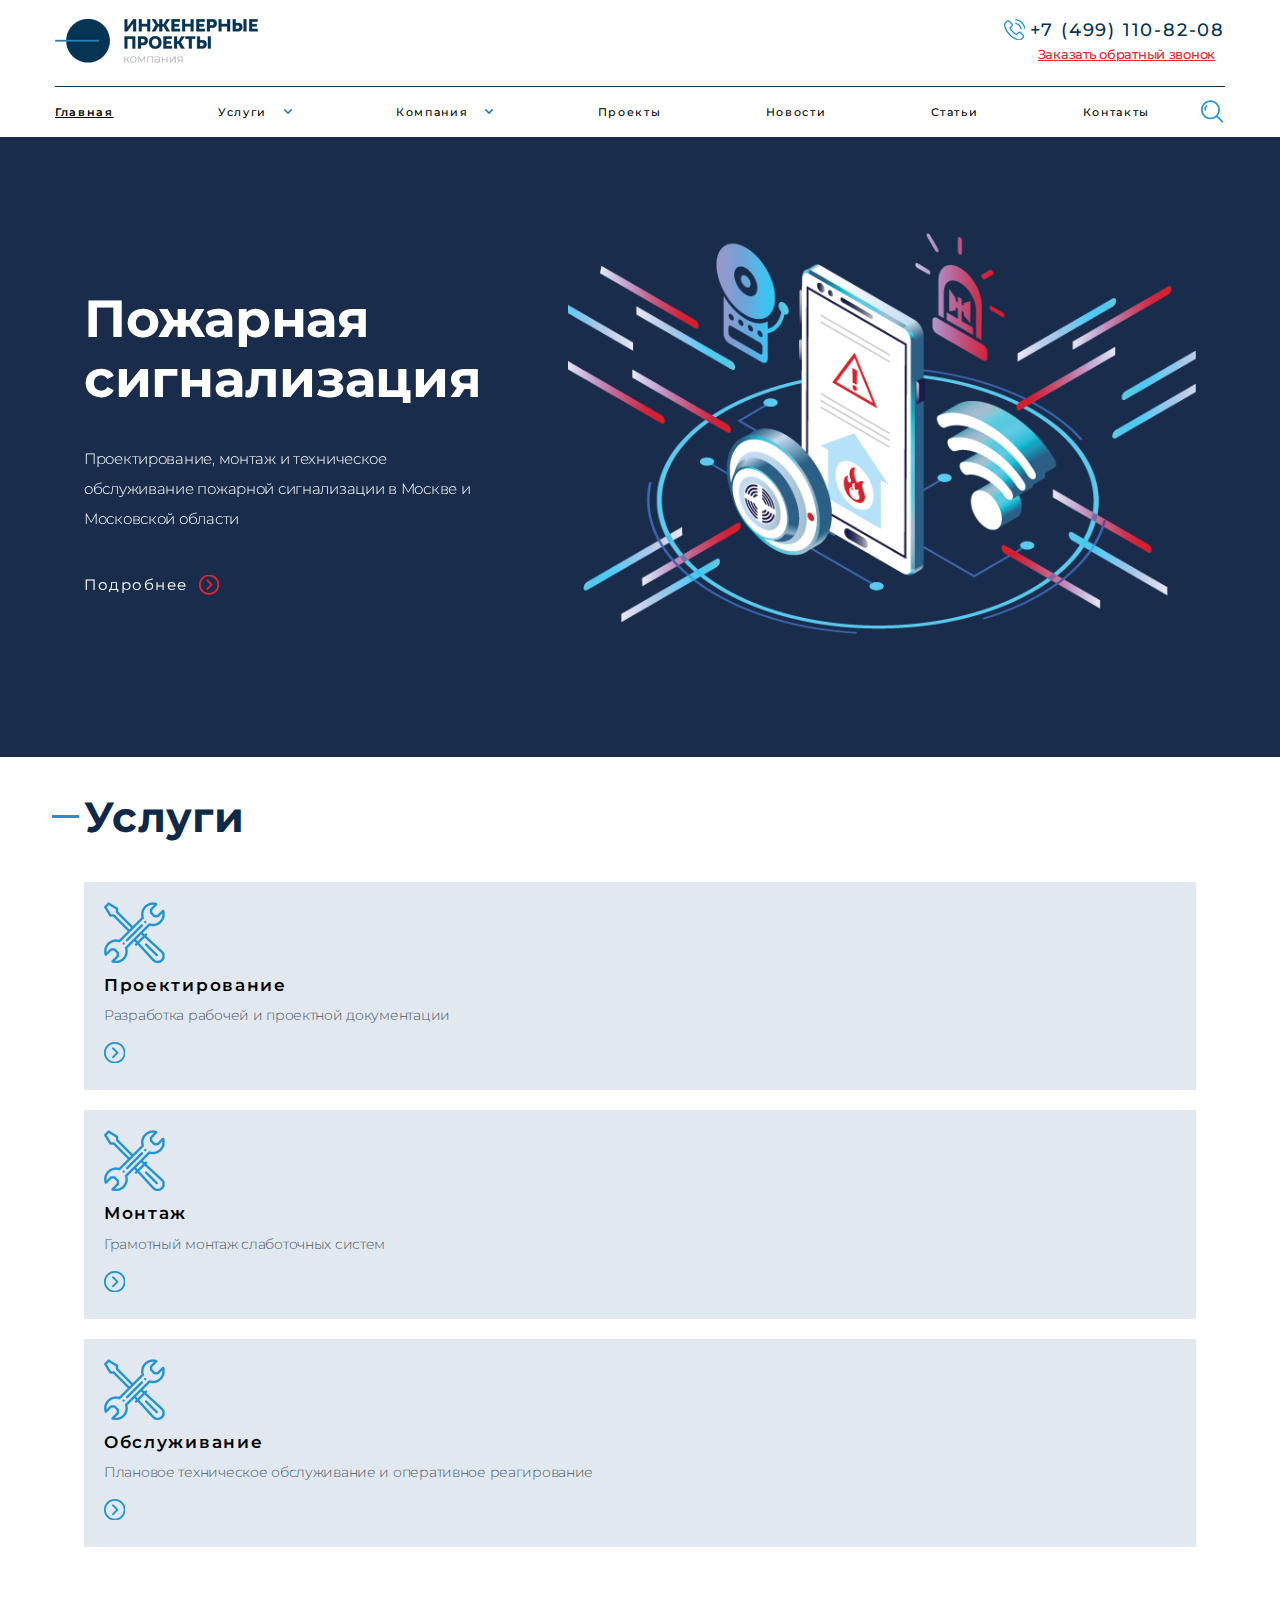
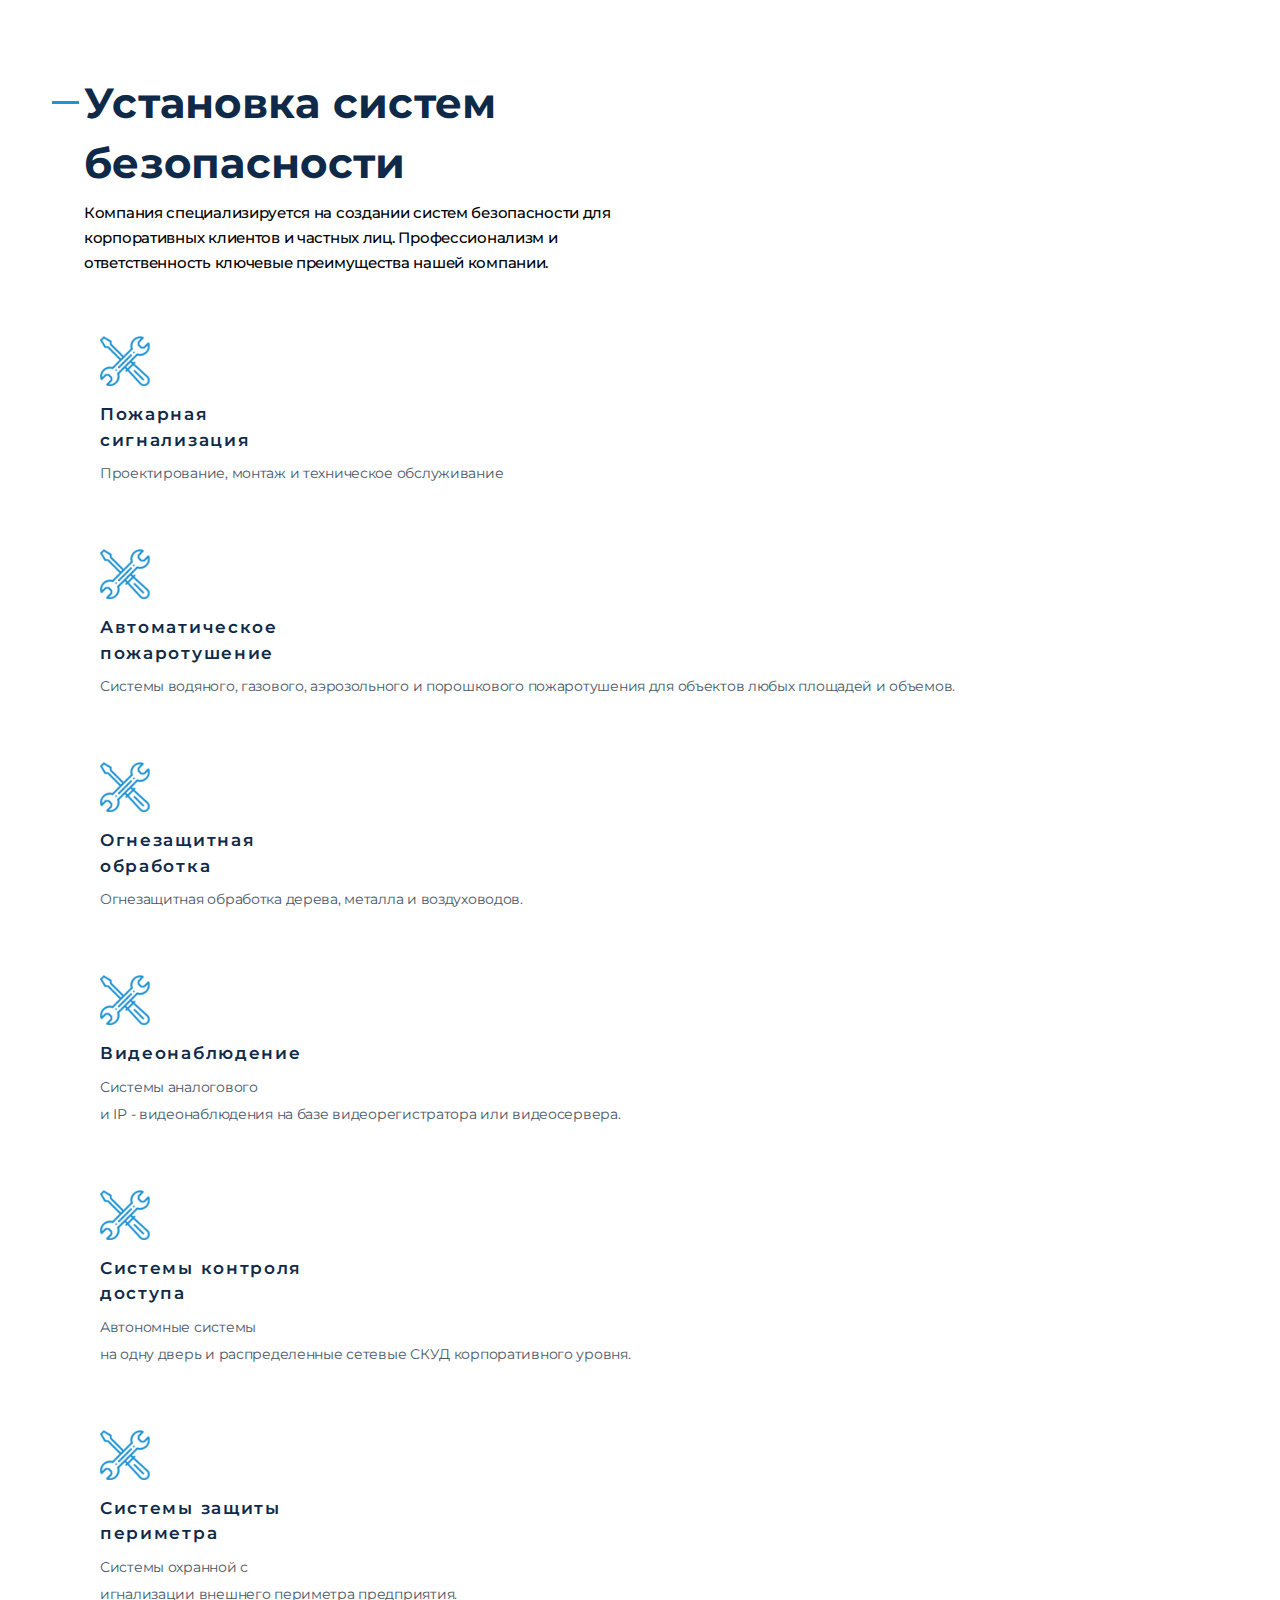
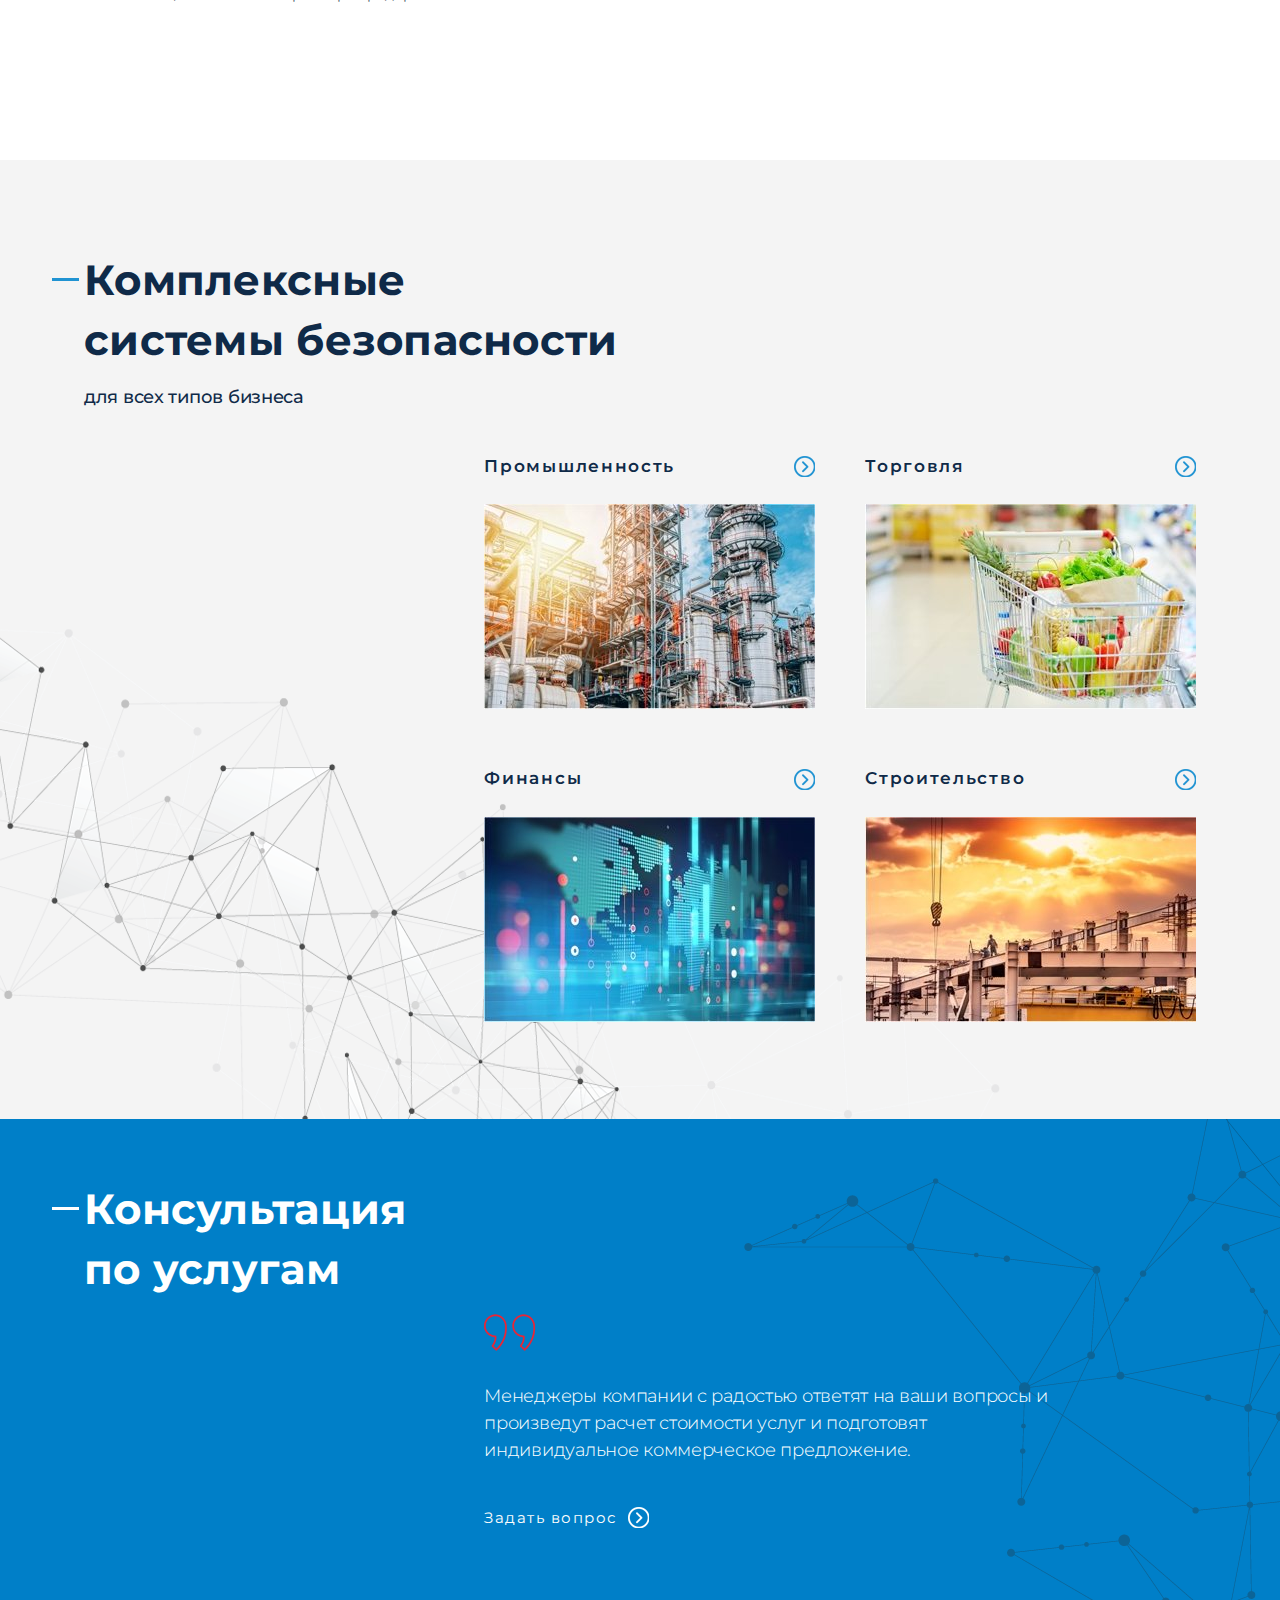
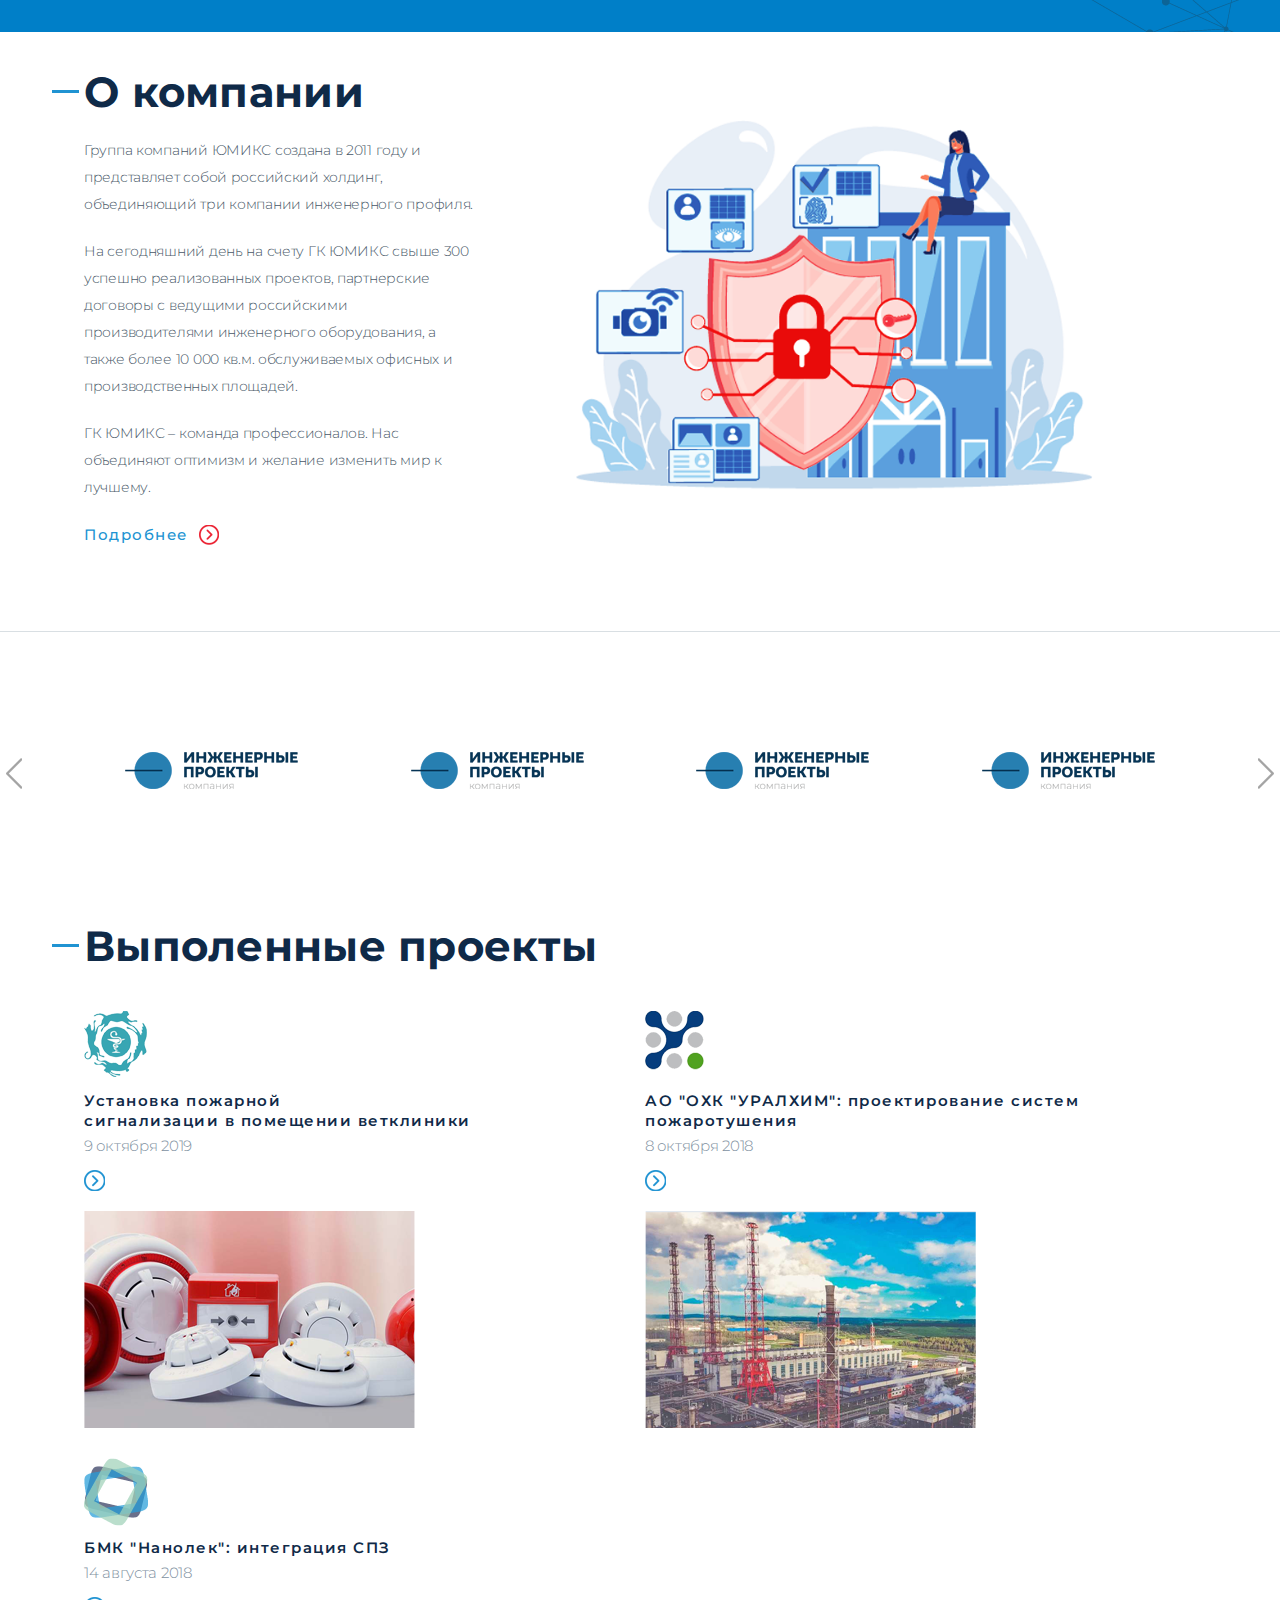
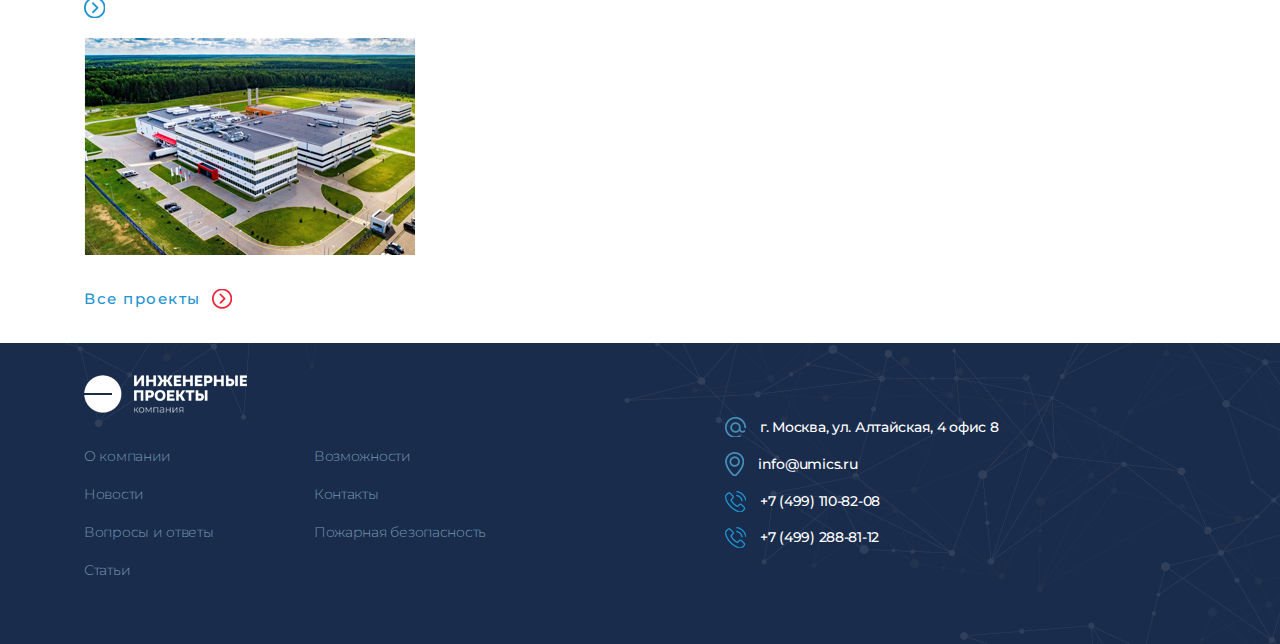
<file: index.html>
<!DOCTYPE html>
<html lang="en">
<head>
    <meta charset="UTF-8">
    <link rel="stylesheet" href="assets/css/style.min.css">
    
    <!-- Useful meta tags -->
    <meta http-equiv="x-ua-compatible" content="ie=edge">
    <meta name="viewport" content="width=device-width, initial-scale=1, shrink-to-fit=no">
    <meta name="robots" content="index, follow">
    <meta name="google" content="notranslate">
    <meta name="format-detection" content="telephone=no">
    <meta name="description" content="">
    
    <title>Главная</title>
</head>
<body>
    <div class="wrapper">
        <header class="header ">
            <div class="container">
                <div class="header__row">
                    <div class="header__bottom">
                        <a href="/" class="logo">
                            <img src="assets/images/logo.png" alt="">
                        </a>
                        <div class="header__phone-wrp">
                            <a class="header__phone" href="tel:+74991108208" style="--btnFz: 22px">
                                <div class="header__phone-icon">
                                    <i class="i-phone"></i>
                                </div>
                                <span> +7 (499) 110-82-08 </span>
                            </a>
                            <a href="#" class="header__call open-modal" data-key="call">
                                Заказать обратный звонок
                            </a>
                        </div>
        
                        <div class="burger">
                            <img src="assets/images/icons/burger.svg" alt="">
                            <img src="assets/images/icons/closeWhite.svg" alt="">
                        </div>
                    </div>
        
                    <nav class="header__nav">
                        <ul>
                            <li class="active">
                                <a href="/">Главная</a>
                            </li>
                            <li>
                                <a class="dropdown-btn" href="services.html">Услуги</a>
                                <ul class="dropdown-menu">
                                    <li>
                                        <a href="#">Пожарная сигнализация</a>
                                        <ul class="dropdown-submenu ">
                                            <li>
                                                <a href="service.html">Проектирование пожарной сигнализации</a>
                                            </li>
                                            <li>
                                                <a href="service.html">Проектирование систем противопожарной защиты</a>
                                            </li>
                                            <li>
                                                <a href="service.html">Монтаж пожарной сигнализации</a>
                                            </li>
                                            <li>
                                                <a href="service.html">Обслуживание пожарной сигнализации в Москве</a>
                                            </li>
                                            <li>
                                                <a href="service.html">Ремонт пожарной сигнализации</a>
                                            </li>
                                        </ul>
                                    </li>
                                    <li>
                                        <a href="#">Огнезащитная обработка</a>
                                        <ul class="dropdown-submenu ">
                                            <li>
                                                <a href="#">
                                                    Огнезащитная обработка дерева</a>
                                            </li>
                                            <li>
                                                <a href="#">Огнезащитная
                                                    обработка металла</a>
                                            </li>
                                            <li>
                                                <a href="#">Огнезащита
                                                    воздуховодов</a>
                                            </li>
                                        </ul>
                                    </li>
                                    <li>
                                        <a href="#">Автоматическое пожаротушение</a>
                                        <ul class="dropdown-submenu ">
                                            <li>
                                                <a href="#">Проектирование
                                                    пожаротушения</a>
                                            </li>
                                            <li>
                                                <a href="#">Монтаж
                                                    водяного пожаротушения</a>
                                            </li>
                                            <li>
                                                <a href="#">Монтаж
                                                    газового пожаротушения</a>
                                            </li>
                                            <li>
                                                <a href="#">Монтаж
                                                    аэрозольного пожаротушения</a>
                                            </li>
                                            <li>
                                                <a href="#">Монтаж
                                                    порошкового пожаротушения</a>
                                            </li>
                                            <li>
                                                <a href="#">Пожаротушение
                                                    тонкораспыленной водой</a>
                                            </li>
                                            <li>
                                                <a href="#">Монтаж
                                                    противопожарного водопровода</a>
                                            </li>
                                            <li>
                                                <a href="#">Проектирование
                                                    водяного пожаротушения</a>
                                            </li>
                                            <li>
                                                <a href="#">Проектирование
                                                    порошкового пожаротушения</a>
                                            </li>
                                        </ul>
                                    </li>
                                    <li>
                                        <a href="#">Видеонаблюдение</a>
                                        <ul class="dropdown-submenu ">
                                            <li class=" ">
                                                <a href="#">Монтаж
                                                    видеонаблюдения</a>
                                            </li>
                                            <li class=" ">
                                                <a href="#">Установка
                                                    камер видеонаблюдения</a>
                                            </li>
                                            <li class=" ">
                                                <a href="#">Видеонаблюдение
                                                    в офисе</a>
                                            </li>
                                            <li class=" ">
                                                <a href="#">Видеонаблюдение
                                                    в кафе</a>
                                            </li>
                                            <li class=" ">
                                                <a href="#">Видеонаблюдение
                                                    в частном доме</a>
                                            </li>
                                            <li class=" ">
                                                <a href="#">Установка
                                                    AHD/TVI/CVI - видеонаблюдения</a>
                                            </li>
                                            <li class=" ">
                                                <a href="#">Установка IP
                                                    видеонаблюдения</a>
                                            </li>
                                        </ul>
                                    </li>
                                    <li>
                                        <a href="#">Охранная сигнализация</a>
                                        <ul class="dropdown-submenu">
                                            <li class=" ">
                                                <a href="#">Установка
                                                    охранной сигнализации</a>
                                            </li>
                                            <li class=" ">
                                                <a href="#">Охранная
                                                    сигнализация для дачи</a>
                                            </li>
                                        </ul>
                                    </li>
                                    <li>
                                        <a href="#">Системы контроля доступа</a>
                                        <ul class="dropdown-submenu ">
                                            <li class=" ">
                                                <a href="#">Установка
                                                    системы контроля доступа</a>
                                            </li>
                                        </ul>
                                    </li>
                                    <li>
                                        <a href="#">Cистемы защиты периметра</a>
                                        <ul class="dropdown-submenu ">
                                            <li class=" ">
                                                <a href="#">Системы
                                                    охраны периметра</a>
                                            </li>
                                            <li class=" ">
                                                <a href="#">Монтаж
                                                    колючей проволоки Егоза</a>
                                            </li>
                                            <li class=" ">
                                                <a href="#">Охранное
                                                    освещение периметра</a>
                                            </li>
                                        </ul>
                                    </li>
                                </ul>
                            </li>
                            <li>
                                <a class="dropdown-btn" href="#">Компания</a>
                                <ul class="dropdown-menu">
                                    <li class=" ">
                                        <a href="licenses.html">Лицензии</a>
                                    </li>
                                    <li class=" ">
                                        <a href="vacancies.html">Вакансии</a>
                                    </li>
                                    <li class=" ">
                                        <a href="projects.html">Проекты</a>
                                    </li>
                                </ul>
                            </li>
                            <li><a href="projects.html">Проекты</a></li>
                            <li><a href="news.html">Новости</a></li>
                            <li><a href="#">Статьи</a></li>
                            <li><a href="contacts.html">Контакты</a></li>
                        </ul>
                        <div class="search">
                            <input type="text" placeholder="Поиск">
                            <button><i class="i-search"></i></button>
                        </div>
        
                    </nav>
                </div>
            </div>
        </header>
        
        
        
        

        <main>
            
            <div class="home">
                <div class="swiper home__swiper">
                    <div class="swiper-wrapper">
                        <div class="swiper-slide ">
                            <div class="container">
                                <div class="home__it">
                                    <div class="home__info">
                                        <div class="home__title">Пожарная сигнализация</div>
                                        <p>Проектирование, монтаж и техническое обслуживание пожарной сигнализации в Москве и
                                            Московской
                                            области</p>
                                        <a class="btn btn-white" href="#">Подробнее <img src="assets/images/icons/nextRed.png"
                                                                                         alt=""></a>
                                    </div>
                                    <div class="home__img">
                                        <img src="assets/images/imgs/img1.png" alt="">
                                    </div>
                                </div>
                            </div>
                        </div>
                        <div class="swiper-slide ">
                            <div class="container">
                                <div class="home__it">
                                    <div class="home__info">
                                        <div class="home__title">Видеонаблюдение</div>
                                        <p>Проектирование и монтаж интеллектуальных систем видеонаблюдения Enterprise-уровня с
                                            неограниченным количеством видеосерверов, рабочих мест операторов и видеокамер.</p>
                                        <a class="btn btn-white" href="#">Подробнее <img src="assets/images/icons/nextRed.png"
                                                                                         alt=""></a>
                                    </div>
                                    <div class="home__img">
                                        <img src="assets/images/imgs/img1.png" alt="">
                                    </div>
                                </div>
                            </div>
            
                        </div>
                        <div class="swiper-slide ">
                            <div class="container">
                                <div class="home__it">
                                    <div class="home__info">
                                        <div class="home__title">Автоматическое пожаротушение</div>
                                        <p>Все виды установок автоматического пожаротушения для защиты: торговых, офисных и
                                            производственных
                                            помещений</p>
                                        <a class="btn btn-white" href="#">Подробнее <img src="assets/images/icons/nextRed.png"
                                                                                         alt=""></a>
                                    </div>
                                    <div class="home__img">
                                        <img src="assets/images/imgs/img1.png" alt="">
                                    </div>
                                </div>
                            </div>
                        </div>
                        <div class="swiper-slide ">
                            <div class="container">
                                <div class=" home__it">
                                    <div class="home__info">
                                        <div class="home__title">Охранная сигнализация</div>
                                        <p>Охранные платформы для средних и больших систем, с максимальным уровнем безопасности и
                                            полной
                                            интеграцией в систему управления зданием</p>
                                        <a class="btn btn-white" href="#">Подробнее <img src="assets/images/icons/nextRed.png"
                                                                                         alt=""></a>
                                    </div>
                                    <div class="home__img">
                                        <img src="assets/images/imgs/img1.png" alt="">
                                    </div>
                                </div>
                            </div>
                        </div>
                        <div class="swiper-slide ">
                            <div class="container">
                                <div class="home__it">
                                    <div class="home__info">
                                        <div class="home__title">Козырьковые ограждения</div>
                                        <p>Создание средств физической защиты внешнего периметра производственных предприятий,
                                            складских
                                            и
                                            логистических комплексов</p>
                                        <a class="btn btn-white" href="#">Подробнее <img src="assets/images/icons/nextRed.png"
                                                                                         alt=""></a>
                                    </div>
                                    <div class="home__img">
                                        <img src="assets/images/imgs/img1.png" alt="">
                                    </div>
                                </div>
                            </div>
                        </div>
                    </div>
                    <div class="swiper-button-next home-next onDesc"></div>
                    <div class="swiper-button-prev home-prev onDesc"></div>
                </div>
            </div>
            
            <section class="trigs">
                <div class="container">
                    <h2 class="title">Услуги</h2>
                    <div class="trigs__wrp grid" style="--x: 3;gap: 66px">
                        <a href="#" class="trigs__it">
                            <div class="trigs-img">
                                <img src="assets/images/icons/testIcon.png" alt="">
                            </div>
                            <div class="trigs__it-title">Проектирование</div>
                            <div>Разработка рабочей и проектной документации</div>
                            <div class="trigs__it-arr">
                                <img src="assets/images/icons/nextBlue.png" alt="">
                                <img src="assets/images/icons/nextWhite.png" alt="">
                            </div>
                        </a>
                        <a href="#" class="trigs__it">
                             <div class="trigs-img">
                                <img src="assets/images/icons/testIcon.png" alt="">
                            </div>
                            <div class="trigs__it-title">Монтаж</div>
                            <div>Грамотный монтаж слаботочных систем</div>
                            <div class="trigs__it-arr">
                                <img src="assets/images/icons/nextBlue.png" alt="">
                                <img src="assets/images/icons/nextWhite.png" alt="">
                            </div>
                        </a>
                        <a href="#" class="trigs__it">
                             <div class="trigs-img">
                                <img src="assets/images/icons/testIcon.png" alt="">
                            </div>
                            <div class="trigs__it-title">Обслуживание</div>
                            <div>Плановое техническое обслуживание и оперативное реагирование</div>
                            <div class="trigs__it-arr">
                                <img src="assets/images/icons/nextBlue.png" alt="">
                                <img src="assets/images/icons/nextWhite.png" alt="">
                            </div>
                        </a>
                    </div>
                </div>
            </section>
            
            <section class="inst">
                <div class="container">
                    <h2 class="title">Установка систем <br>безопасности</h2>
                    <p class="inst-txt">Компания специализируется на создании систем безопасности для корпоративных клиентов и
                        частных лиц. Профессионализм
                        и ответственность ключевые преимущества нашей компании.</p>
                    <div class="inst__wrp grid" style="--x: 3;gap: 50px">
                        <a href="#" class="inst__it">
                            <div class="inst-img">
                                <img src="assets/images/icons/testIcon.png" alt="">
                            </div>
                            <div class="subtitle">Пожарная сигнализация</div>
                            <p>Проектирование, монтаж и техническое обслуживание</p>
                        </a>
                        <a href="#" class="inst__it">
                            <div class="inst-img">
                                <img src="assets/images/icons/testIcon.png" alt="">
                            </div>
                            <div class="subtitle">Автоматическое пожаротушение</div>
                            <p>Системы водяного, газового, аэрозольного и порошкового пожаротушения для объектов любых площадей и объемов.</p>
                        </a>
                        <a href="#" class="inst__it">
                            <div class="inst-img">
                                <img src="assets/images/icons/testIcon.png" alt="">
                            </div>
                            <div class="subtitle">Огнезащитная
                                обработка</div>
                            <p>Огнезащитная обработка дерева, металла и воздуховодов.</p>
                        </a>
                        <a href="#" class="inst__it">
                            <div class="inst-img">
                                <img src="assets/images/icons/testIcon.png" alt="">
                            </div>
                            <div class="subtitle">Видеонаблюдение</div>
                            <p>Системы аналогового <br>
                                и IP - видеонаблюдения на базе видеорегистратора или
                                видеосервера.</p>
                        </a>
                        <a href="#" class="inst__it">
                            <div class="inst-img">
                                <img src="assets/images/icons/testIcon.png" alt="">
                            </div>
                            <div class="subtitle"> Системы контроля доступа
                            </div>
                            <p>Автономные системы <br>
                                на одну дверь и распределенные сетевые СКУД корпоративного
                                уровня.</p>
                        </a>
                        <a href="#" class="inst__it">
                            <div class="inst-img">
                                <img src="assets/images/icons/testIcon.png" alt="">
                            </div>
                            <div class="subtitle">Системы защиты периметра</div>
                            <p>Системы охранной с <br>
                                игнализации внешнего периметра предприятия.</p>
                        </a>
                    </div>    </div>
            </section>
            
            <section class="komp">
                <div class="container">
                    <h2 class="title">Комплексные <br>
                        системы безопасности</h2>
                    <div class="komp-subtt">для всех типов бизнеса</div>
                    <img src="assets/images/imgs/bg1.png" class="komp__bg" alt="">
                    <div class="komp__wrp">
                        <a href="#" class="komp__it">
                            <div class="subtitle">Промышленность <img src="assets/images/icons/nextBlue.png" alt=""></div>
                            <img class="komp-img" src="assets/images/imgs/img2.jpg" alt="">
                        </a>
                        <a href="#" class="komp__it">
                            <div class="subtitle">Торговля <img src="assets/images/icons/nextBlue.png" alt=""></div>
                            <img class="komp-img" src="assets/images/imgs/img3.jpg" alt="">
                        </a>
                        <a href="#" class="komp__it">
                            <div class="subtitle">Финансы <img src="assets/images/icons/nextBlue.png" alt=""></div>
                            <img class="komp-img" src="assets/images/imgs/img4.jpg" alt="">
                        </a>
                        <a href="#" class="komp__it">
                            <div class="subtitle">Строительство <img src="assets/images/icons/nextBlue.png" alt=""></div>
                            <img class="komp-img" src="assets/images/imgs/img5.jpg" alt="">
                        </a>
                    </div>
                </div>
            </section>
            
            <section class="kons">
                <div class="container">
                    <h3 class="title white">Консультация <br> по услугам</h3>
                    <img src="assets/images/imgs/bg2.png" class="kons__bg" alt="">
            
                    <div class="kons__wrp">
                        <img class="kons-img" src="assets/images/icons/rightquote.png" alt="">
                        <p>Менеджеры компании с радостью ответят на ваши вопросы и произведут расчет стоимости услуг и
                            подготовят индивидуальное коммерческое предложение.</p>
                        <a class="btn btn-white" href="#">Задать вопрос <img src="assets/images/icons/nextWhite.png" alt=""></a>
                    </div>
                </div>
            </section>
            
            
            
            
            <section class="twoBlock">
                <div class="container">
                    <div class="twoBlock__wrp">
                        <div class="twoBlock__l">
                            <h3 class="title">О компании</h3>
                            <p>Группа компаний ЮМИКС создана в 2011 году и представляет собой российский холдинг, объединяющий три
                                компании инженерного профиля.</p>
                            <p>На сегодняшний день на счету ГК ЮМИКС свыше 300 успешно реализованных проектов, партнерские договоры
                                с ведущими российскими производителями инженерного оборудования, а также более 10 000 кв.м.
                                обслуживаемых офисных и производственных площадей.</p>
                            <p> ГК ЮМИКС – команда профессионалов. Нас объединяют оптимизм и желание изменить мир к лучшему.</p>
                            <a href="#" class="btn btn-blue">Подробнее <img src="assets/images/icons/nextRed.png" alt=""></a>
                        </div>
                        <div class="twoBlock__r">
                            <img src="assets/images/imgs/img2.png" alt="">
            <!--                <ul>-->
            <!--                    <li>-->
            <!--                        <img src="assets/images/imgs/897471301357c4bb70eb9a2757397ed2.jpg" alt="">-->
            <!--                        <a href="#">Проектные работы для Росгвардии</a>-->
            <!--                        <time>8 Мая 2020</time>-->
            <!--                    </li>-->
            <!--                    <li>-->
            <!--                        <img src="assets/images/imgs/9c0a5d2cbcee89c7b82befbeb083ff5e.png" alt="">-->
            <!--                        <a href="#">Проектные и монтажные работы для "Концерн ВКО "Алмаз-Антей"</a>-->
            <!--                        <time>9 Октября 2019</time>-->
            <!--                    </li>-->
            <!--                    <li>-->
            <!--                        <img src="assets/images/imgs/a80df2e4059bc6c40e745a76f40592a9.jpg" alt="">-->
            <!--                        <a href="#">Начало монтажных работ м-н "Перекресток"</a>-->
            <!--                        <time>9 Октября 2018</time>-->
            <!--                    </li>-->
            <!--                </ul>-->
            <!--                <a href="#" class="btn btn-gray-outlined btn-sm">Все новости</a>-->
                        </div>
                    </div>
                </div>
            </section>
            
            <section class="partners">
              <div class="container">
                <div class="swiper partners__swiper">
                  <div class="swiper-wrapper">
                    <div class="swiper-slide partners__it">
                      <a href="#">
                        <img src="assets/images/logo2.png" alt="">
                      </a>
                    </div>
                    <div class="swiper-slide partners__it">
                      <a href="#">
                        <img src="assets/images/logo2.png" alt="">
                      </a>
                    </div>
                    <div class="swiper-slide partners__it">
                      <a href="#">
                        <img src="assets/images/logo2.png" alt="">
                      </a>
                    </div>
                    <div class="swiper-slide partners__it">
                      <a href="#">
                        <img src="assets/images/logo2.png" alt="">
                      </a>
                    </div>
                    <div class="swiper-slide partners__it">
                      <a href="#">
                        <img src="assets/images/logo2.png" alt="">
                      </a>
                    </div>
                    <div class="swiper-slide partners__it">
                      <a href="#">
                        <img src="assets/images/logo2.png" alt="">
                      </a>
                    </div>
                    <div class="swiper-slide partners__it">
                      <a href="#">
                        <img src="assets/images/logo2.png" alt="">
                      </a>
                    </div>
                  </div>
            
                </div>
                <div class="swiper-button-next partners-next"></div>
                <div class="swiper-button-prev partners-prev"></div>
              </div>
            </section>
            
            <section class="projects">
                <div class="container">
                    <h2 class="title">Выполенные проекты</h2>
                    <div class="projects__wrp grid" style="--x: 3;--lgx: 1fr 1fr">
                        <a href="#" class="projects__it">
                            <div class="projects__img">
                                <img  src="assets/images/imgs/img4.png" alt="">
                            </div>
                            <h4 class="miniTitle">Установка пожарной <br>
                                сигнализации в помещении
                                ветклиники</h4>
                            <div class="projects__date">9 октября 2019</div>
                            <img src="assets/images/icons/nextBlue.png" alt="">
                            <img src="assets/images/imgs/img7.png" alt="">
                        </a>
                        <a href="#" class="projects__it">
                            <div class="projects__img">
                                <img  src="assets/images/imgs/img5.png" alt="">
                            </div>
                            <h4 class="miniTitle">АО "ОХК "УРАЛХИМ": проектирование систем пожаротушения</h4>
                            <div class="projects__date">8 октября 2018</div>
                            <img src="assets/images/icons/nextBlue.png" alt="">
                            <img src="assets/images/imgs/img8.png" alt="">
                        </a>
                        <a href="#" class="projects__it">
                            <div class="projects__img">
                                <img  src="assets/images/imgs/img6.png" alt="">
                            </div>
                            <h4 class="miniTitle">БМК "Нанолек": интеграция СПЗ</h4>
                            <div class="projects__date">14 августа 2018</div>
                            <img src="assets/images/icons/nextBlue.png" alt="">
                            <img src="assets/images/imgs/img9.png" alt="">
                        </a>
                    </div>
                    <a class="btn btn-blue" href="#">Все проекты <img src="assets/images/icons/nextRed.png" alt=""></a>
                </div>
            </section>
            
            
            
        </main>

        <footer class="footer">
            <img class="footer__bg" src="assets/images/imgs/bg3.png" alt="">
            <div class="container">
                <img src="assets/images/logoWhite.png" alt="">
        
                <div class="footer__wrp">
                    <div class="footer__l">
                        <ul class="footer__c">
                            <li><a href="#">О компании</a></li>
                            <li><a href="#">Возможности</a></li>
                            <li><a href="#">Новости</a></li>
                            <li><a href="#">Контакты</a></li>
                            <li><a href="#">Вопросы и ответы</a></li>
                            <li><a href="#">Пожарная безопасность</a></li>
                            <li><a href="#">Статьи</a></li>
                        </ul>
                    </div>
        
                    <div class="footer__r">
                        <ul>
                            <li><a href="https://goo.gl/maps/u3gKWPWcGnBuNRTG9"><i class="i-email"></i>г. Москва, ул. Алтайская, 4 офис 8</a></li>
                            <li><a href="mailto:info@umics.ru"><i class="i-geo"></i>info@umics.ru</a></li>
                            <li><a href="tel:+74991108208"><i class="i-phone"></i>+7 (499) 110-82-08</a></li>
                            <li><a href="tel:+74992888112"><i class="i-phone"></i>+7 (499) 288-81-12</a></li>
                        </ul>
                    </div>
                </div>
            </div>
        </footer>
    </div>

    <div class="modal modal-call">
        <div class="modal__wrp">
            <div class="modal-close">
                <img src="assets/images/icons/closeWhite.svg" alt="">
            </div>
            <div class="modal__box ">
                <div class="modal__box-icon">
                    <i class="i-phone white"></i>
                </div>
                <div>
                    <div class="modal__title">Обратный звонок</div>
                    <p>Представьтесь, мы вам перезвоним.</p>
                </div>
            </div>
            <div class="modal-form bnr__fon">
                <div class="inputBox required">
                    <label>ФИО:</label>
                    <input type="text" required>
                </div>
                <div class="inputBox required">
                    <label>Телефон:</label>
                    <input type="text" required>
                </div>
                <div class="inputBox required">
                    <label>Подтвердите, что вы не робот: </label>
                    <!--                    CAPTCHA-->
                </div>
            </div>
            <div class="modal__bottom">
                <div class="modal-req">
                    <span>*</span>
                    - Обязательные поля
                </div>
                <a href="#" class="btn btn-blue">Отправить</a>
            </div>
        </div>
    </div>
    <div class="modal modal-question">
        <div class="modal__wrp">
            <div class="modal-close">
                <img src="assets/images/icons/closeWhite.svg" alt="">
            </div>
            <div class="modal__box bnr__fon">
                <div class="modal__box-icon">
                    <i class="i-phone white"></i>
                </div>
                <div>
                    <div class="modal__title">Задать вопрос</div>
                    <p>Манеджеры компании с радостью ответят на ваши вопросы и произведут расчет стоимости услуг и
                        подготовят идивидуальное коммерческое предложение.</p>
                </div>
            </div>
            <div class="modal-form ">
                <div class="inputBox required">
                    <label>Ваше имя:</label>
                    <input type="text" required>
                </div>
                <div class="inputBox required">
                    <label>Телефон:</label>
                    <input type="text" required>
                </div>
                <div class="inputBox required">
                    <label>Email:</label>
                    <input type="text" required>
                </div>
                <div class="inputBox required">
                    <label>Сообщение:</label>
                    <textarea></textarea>
                </div>
                <div class="inputBox required">
                    <label>Подтвердите, что вы не робот: </label>
                    <!--                    CAPTCHA-->
                </div>
            </div>
            <div class="modal__bottom">
                <div class="modal-req">
                    <span>*</span>
                    - Обязательные поля
                </div>
                <a href="#" class="btn btn-blue">Отправить</a>
            </div>
        </div>
    </div>


    <script src="https://code.jquery.com/jquery-3.6.0.min.js"
            integrity="sha256-/xUj+3OJU5yExlq6GSYGSHk7tPXikynS7ogEvDej/m4=" crossorigin="anonymous"></script>
    <script src="https://unpkg.com/swiper@8/swiper-bundle.min.js"></script>
    <script src="assets/js/app.js"></script>
</body>
</html>
</file>
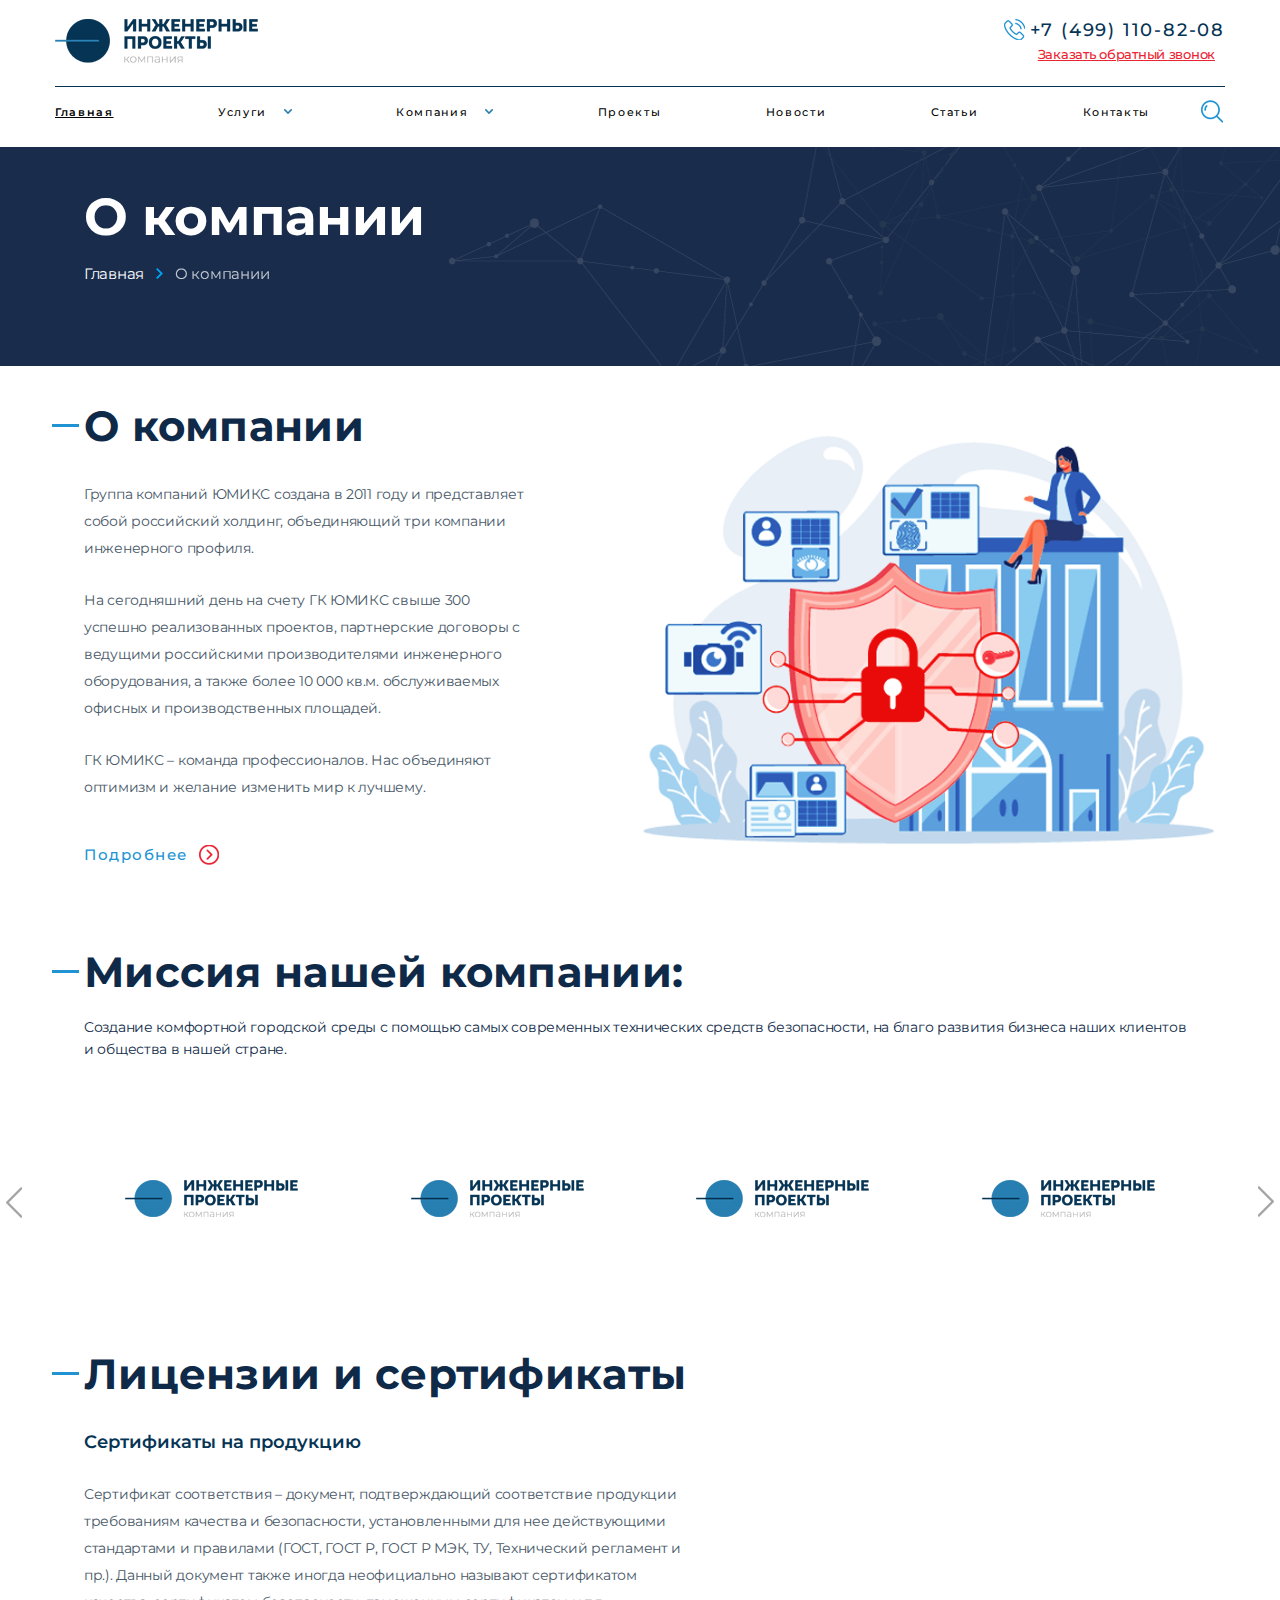
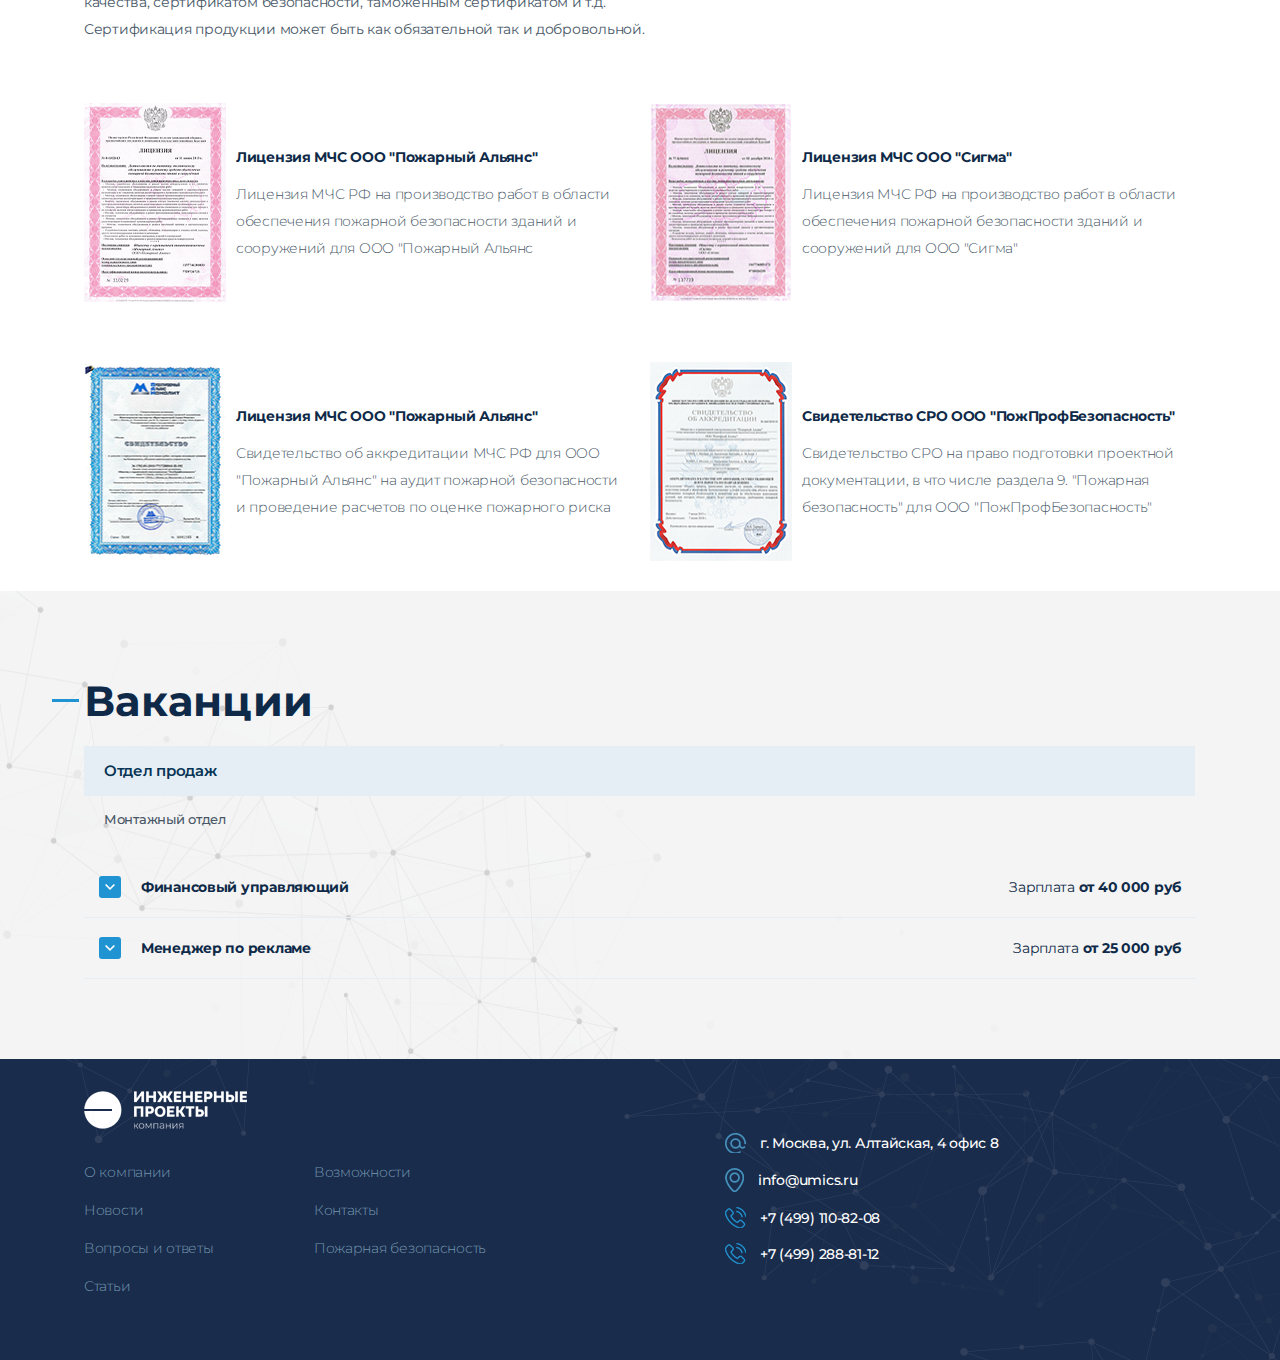
<file: about.html>
<!DOCTYPE html>
<html lang="en">
<head>
    <meta charset="UTF-8">
    <link rel="stylesheet" href="assets/css/style.min.css">
    
    <!-- Useful meta tags -->
    <meta http-equiv="x-ua-compatible" content="ie=edge">
    <meta name="viewport" content="width=device-width, initial-scale=1, shrink-to-fit=no">
    <meta name="robots" content="index, follow">
    <meta name="google" content="notranslate">
    <meta name="format-detection" content="telephone=no">
    <meta name="description" content="">
    
    <title>Главная</title>
    <link rel="stylesheet" href="https://cdn.jsdelivr.net/npm/@fancyapps/ui/dist/fancybox.css" />

</head>
<body>
    <div class="wrapper">
        <header class="header ">
            <div class="container">
                <div class="header__row">
                    <div class="header__bottom">
                        <a href="/" class="logo">
                            <img src="assets/images/logo.png" alt="">
                        </a>
                        <div class="header__phone-wrp">
                            <a class="header__phone" href="tel:+74991108208" style="--btnFz: 22px">
                                <div class="header__phone-icon">
                                    <i class="i-phone"></i>
                                </div>
                                <span> +7 (499) 110-82-08 </span>
                            </a>
                            <a href="#" class="header__call open-modal" data-key="call">
                                Заказать обратный звонок
                            </a>
                        </div>
        
                        <div class="burger">
                            <img src="assets/images/icons/burger.svg" alt="">
                            <img src="assets/images/icons/closeWhite.svg" alt="">
                        </div>
                    </div>
        
                    <nav class="header__nav">
                        <ul>
                            <li class="active">
                                <a href="/">Главная</a>
                            </li>
                            <li>
                                <a class="dropdown-btn" href="services.html">Услуги</a>
                                <ul class="dropdown-menu">
                                    <li>
                                        <a href="#">Пожарная сигнализация</a>
                                        <ul class="dropdown-submenu ">
                                            <li>
                                                <a href="service.html">Проектирование пожарной сигнализации</a>
                                            </li>
                                            <li>
                                                <a href="service.html">Проектирование систем противопожарной защиты</a>
                                            </li>
                                            <li>
                                                <a href="service.html">Монтаж пожарной сигнализации</a>
                                            </li>
                                            <li>
                                                <a href="service.html">Обслуживание пожарной сигнализации в Москве</a>
                                            </li>
                                            <li>
                                                <a href="service.html">Ремонт пожарной сигнализации</a>
                                            </li>
                                        </ul>
                                    </li>
                                    <li>
                                        <a href="#">Огнезащитная обработка</a>
                                        <ul class="dropdown-submenu ">
                                            <li>
                                                <a href="#">
                                                    Огнезащитная обработка дерева</a>
                                            </li>
                                            <li>
                                                <a href="#">Огнезащитная
                                                    обработка металла</a>
                                            </li>
                                            <li>
                                                <a href="#">Огнезащита
                                                    воздуховодов</a>
                                            </li>
                                        </ul>
                                    </li>
                                    <li>
                                        <a href="#">Автоматическое пожаротушение</a>
                                        <ul class="dropdown-submenu ">
                                            <li>
                                                <a href="#">Проектирование
                                                    пожаротушения</a>
                                            </li>
                                            <li>
                                                <a href="#">Монтаж
                                                    водяного пожаротушения</a>
                                            </li>
                                            <li>
                                                <a href="#">Монтаж
                                                    газового пожаротушения</a>
                                            </li>
                                            <li>
                                                <a href="#">Монтаж
                                                    аэрозольного пожаротушения</a>
                                            </li>
                                            <li>
                                                <a href="#">Монтаж
                                                    порошкового пожаротушения</a>
                                            </li>
                                            <li>
                                                <a href="#">Пожаротушение
                                                    тонкораспыленной водой</a>
                                            </li>
                                            <li>
                                                <a href="#">Монтаж
                                                    противопожарного водопровода</a>
                                            </li>
                                            <li>
                                                <a href="#">Проектирование
                                                    водяного пожаротушения</a>
                                            </li>
                                            <li>
                                                <a href="#">Проектирование
                                                    порошкового пожаротушения</a>
                                            </li>
                                        </ul>
                                    </li>
                                    <li>
                                        <a href="#">Видеонаблюдение</a>
                                        <ul class="dropdown-submenu ">
                                            <li class=" ">
                                                <a href="#">Монтаж
                                                    видеонаблюдения</a>
                                            </li>
                                            <li class=" ">
                                                <a href="#">Установка
                                                    камер видеонаблюдения</a>
                                            </li>
                                            <li class=" ">
                                                <a href="#">Видеонаблюдение
                                                    в офисе</a>
                                            </li>
                                            <li class=" ">
                                                <a href="#">Видеонаблюдение
                                                    в кафе</a>
                                            </li>
                                            <li class=" ">
                                                <a href="#">Видеонаблюдение
                                                    в частном доме</a>
                                            </li>
                                            <li class=" ">
                                                <a href="#">Установка
                                                    AHD/TVI/CVI - видеонаблюдения</a>
                                            </li>
                                            <li class=" ">
                                                <a href="#">Установка IP
                                                    видеонаблюдения</a>
                                            </li>
                                        </ul>
                                    </li>
                                    <li>
                                        <a href="#">Охранная сигнализация</a>
                                        <ul class="dropdown-submenu">
                                            <li class=" ">
                                                <a href="#">Установка
                                                    охранной сигнализации</a>
                                            </li>
                                            <li class=" ">
                                                <a href="#">Охранная
                                                    сигнализация для дачи</a>
                                            </li>
                                        </ul>
                                    </li>
                                    <li>
                                        <a href="#">Системы контроля доступа</a>
                                        <ul class="dropdown-submenu ">
                                            <li class=" ">
                                                <a href="#">Установка
                                                    системы контроля доступа</a>
                                            </li>
                                        </ul>
                                    </li>
                                    <li>
                                        <a href="#">Cистемы защиты периметра</a>
                                        <ul class="dropdown-submenu ">
                                            <li class=" ">
                                                <a href="#">Системы
                                                    охраны периметра</a>
                                            </li>
                                            <li class=" ">
                                                <a href="#">Монтаж
                                                    колючей проволоки Егоза</a>
                                            </li>
                                            <li class=" ">
                                                <a href="#">Охранное
                                                    освещение периметра</a>
                                            </li>
                                        </ul>
                                    </li>
                                </ul>
                            </li>
                            <li>
                                <a class="dropdown-btn" href="#">Компания</a>
                                <ul class="dropdown-menu">
                                    <li class=" ">
                                        <a href="licenses.html">Лицензии</a>
                                    </li>
                                    <li class=" ">
                                        <a href="vacancies.html">Вакансии</a>
                                    </li>
                                    <li class=" ">
                                        <a href="projects.html">Проекты</a>
                                    </li>
                                </ul>
                            </li>
                            <li><a href="projects.html">Проекты</a></li>
                            <li><a href="news.html">Новости</a></li>
                            <li><a href="#">Статьи</a></li>
                            <li><a href="contacts.html">Контакты</a></li>
                        </ul>
                        <div class="search">
                            <input type="text" placeholder="Поиск">
                            <button><i class="i-search"></i></button>
                        </div>
        
                    </nav>
                </div>
            </div>
        </header>
        
        
        
        

        <main>
            
            <div class="breads">
                <div class="container">
                    <h1>О компании</h1>
                    <ul>
                        <li><a href="#">Главная</a></li>
                        <li><a href="#">О компании</a></li>
                    </ul>
                </div>
            </div>
            
            
            <section class="about">
                <div class="container">
                    <h2 class="title">О компании</h2>
                    <div class="about__wrp">
                        <div class="about__l">
                            <p>Группа компаний ЮМИКС создана в 2011 году
                                и представляет собой российский холдинг, объединяющий
                                три компании инженерного профиля.</p>
                            <p>На сегодняшний день на счету ГК ЮМИКС свыше 300 успешно реализованных проектов, партнерские договоры
                                с ведущими российскими производителями инженерного оборудования,
                                а также более 10 000 кв.м. обслуживаемых офисных и производственных площадей.</p>
                            <p>ГК ЮМИКС – команда профессионалов. Нас объединяют оптимизм и желание изменить мир к лучшему.</p>
                            <a href="#" class="btn btn-blue">Подробнее <img src="assets/images/icons/nextRed.png" alt=""></a>
                        </div>
                        <div class="about__r">
                            <img src="assets/images/imgs/img11.png" alt="">
                        </div>
                    </div>
                </div>
            </section>
            
            <section class="about-mission">
                <div class="container">
                    <h2 class="title">Миссия нашей компании:</h2>
                    <p>Cоздание комфортной городской среды с помощью самых современных технических средств безопасности, на благо
                        развития бизнеса наших клиентов и общества в нашей стране.</p>
                </div>
            </section>
            <section class="partners">
              <div class="container">
                <div class="swiper partners__swiper">
                  <div class="swiper-wrapper">
                    <div class="swiper-slide partners__it">
                      <a href="#">
                        <img src="assets/images/logo2.png" alt="">
                      </a>
                    </div>
                    <div class="swiper-slide partners__it">
                      <a href="#">
                        <img src="assets/images/logo2.png" alt="">
                      </a>
                    </div>
                    <div class="swiper-slide partners__it">
                      <a href="#">
                        <img src="assets/images/logo2.png" alt="">
                      </a>
                    </div>
                    <div class="swiper-slide partners__it">
                      <a href="#">
                        <img src="assets/images/logo2.png" alt="">
                      </a>
                    </div>
                    <div class="swiper-slide partners__it">
                      <a href="#">
                        <img src="assets/images/logo2.png" alt="">
                      </a>
                    </div>
                    <div class="swiper-slide partners__it">
                      <a href="#">
                        <img src="assets/images/logo2.png" alt="">
                      </a>
                    </div>
                    <div class="swiper-slide partners__it">
                      <a href="#">
                        <img src="assets/images/logo2.png" alt="">
                      </a>
                    </div>
                  </div>
            
                </div>
                <div class="swiper-button-next partners-next"></div>
                <div class="swiper-button-prev partners-prev"></div>
              </div>
            </section>
            
            <section>
                <div class="container">
                    <div class="licenses__txt">
                        <h2 class="title">Лицензии и сертификаты</h2>
                        <h4>Сертификаты на продукцию</h4>
                        <p>Сертификат соответствия – документ, подтверждающий соответствие продукции требованиям качества и
                            безопасности, установленными для нее действующими стандартами и правилами (ГОСТ, ГОСТ Р, ГОСТ Р МЭК, ТУ,
                            Технический регламент и пр.). Данный документ также иногда неофициально называют сертификатом качества,
                            сертификатом безопасности, таможенным сертификатом и т.д. Сертификация продукции может быть как
                            обязательной так и добровольной.</p>
                    </div>
                    <div class="licenses" >
                        <div class="licenses__it">
                            <a class="licenses__img contain"
                               href="assets/images/imgs/license1.png"
                               data-fancybox="gallery"
                               data-caption="Лицензия МЧС ООО 'Пожарный Альянс'"
                            >
                                <img src="assets/images/imgs/license1.png" alt="">
                                <div class="zoom">
                                    <i class="i-search white"></i>
                                </div>
                            </a>
                            <div class="">
                                <div class="licenses__title">Лицензия МЧС ООО "Пожарный Альянс"</div>
                                <p>Лицензия МЧС РФ на производство работ в области обеспечения пожарной безопасности зданий
                                    и сооружений для ООО "Пожарный Альянс</p>
                            </div>
                        </div>
                        <div class="licenses__it">
                            <a class="licenses__img contain"
                               href="assets/images/imgs/license3.png"
                               data-fancybox="gallery"
                               data-caption="Лицензия МЧС ООО 'Сигма'"
                            >
                                <img src="assets/images/imgs/license3.png" alt="">
                                <div class="zoom">
                                    <i class="i-search white"></i>
                                </div>
                            </a>
                            <div class="">
                                <div class="licenses__title">Лицензия МЧС ООО "Сигма"</div>
                                <p>Лицензия МЧС РФ на производство работ в области обеспечения пожарной безопасности зданий
                                    и сооружений для ООО "Сигма"</p>
                            </div>
                        </div>
                        <div class="licenses__it">
                            <a class="licenses__img contain"
                               href="assets/images/imgs/license2.png"
                               data-fancybox="gallery"
                               data-caption="Лицензия МЧС ООО 'Пожарный Альянс'"
                            >
                                <img src="assets/images/imgs/license2.png" alt="">
                                <div class="zoom">
                                    <i class="i-search white"></i>
                                </div>
                            </a>
                            <div class="">
                                <div class="licenses__title">Лицензия МЧС ООО "Пожарный Альянс"</div>
                                <p>Свидетельство об аккредитации МЧС РФ для ООО "Пожарный Альянс" на аудит пожарной
                                    безопасности и проведение расчетов по оценке пожарного риска</p>
                            </div>
                        </div>
                        <div class="licenses__it">
                            <a class="licenses__img contain"
                               href="assets/images/imgs/license4.png"
                               data-fancybox="gallery"
                               data-caption="Свидетельство СРО ООО 'ПожПрофБезопасность'"
                            >
                                <img src="assets/images/imgs/license4.png" alt="">
                                <div class="zoom">
                                    <i class="i-search white"></i>
                                </div>
                            </a>
                            <div class="">
                                <div class="licenses__title">Свидетельство СРО ООО "ПожПрофБезопасность"</div>
                                <p>Свидетельство СРО на право подготовки проектной документации, в что числе раздела 9.
                                    "Пожарная безопасность" для ООО "ПожПрофБезопасность"</p>
                            </div>
                        </div>
                    </div>
                </div>
            </section>
            
            <section class="vacancies-section">
                <img src="assets/images/imgs/bg7.png" class="vacancies__bg" alt="">
                <div class="container">
                    <h2 class="title">Ваканции</h2>
                    <div class="vacancies">
                        <div class="vacancies__tabs">
                            <div class="vacancies__tabItem active" data-key="1">Отдел продаж</div>
                            <div class="vacancies__tabItem" data-key="2">Монтажный отдел</div>
                        </div>
                        <div class="vacancies__block key-1 active">
                            <div class="accord">
                                <div class="accord-head">
                                    <div class="accord-arrow"></div>
                                    <span>Финансовый управляющий</span>
                                    <div>
                                        Зарплата <b>от 40 000 руб</b>
                                    </div>
                                </div>
                                <div class="accord-hide">
                                    <p>В обязанности данного специалиста входит анализ текущей ситуации на финансовом рынке
                                        и управление инвестиционными средствами.</p>
                                    <b>Условия</b>
                                    <ul>
                                        <li>Пятидневная рабочая неделя, возможно совмещение</li>
                                        <li>Высокая заработная плата</li>
                                        <li>Перспективы карьерного и профессионального роста</li>
                                        <li>Можно без опыта работы</li>
                                        <li>Интересная и перспективная сфера деятельности</li>
                                        <li>Предварительная подготовка оплачивается компанией</li>
                                    </ul>
                                    <b>Требования</b>
                                    <ul>
                                        <li>Аналитический склад ума</li>
                                        <li>Высшее образование (можно неоконченное)</li>
                                        <li>Компьютерная грамотность</li>
                                        <li>Высокая способность к обучению</li>
                                        <li>Умение работать в команде</li>
                                    </ul>
                                    <a href="#" class="btn btn-blue">Отправить резюме  <img src="assets/images/icons/nextRed.png" alt=""></a>
                                </div>
                            </div>
                            <div class="accord">
                                <div class="accord-head">
                                    <div class="accord-arrow"></div>
                                    <span>Менеджер по рекламе</span>
                                    <div>
                                        Зарплата <b>от 25 000 руб</b>
                                    </div>
                                </div>
                                <div class="accord-hide">
                                    <p>Ведение переговоров, оформление и сопровождение договоров, формирование клиентской
                                        базы, отчетность по работе с клиентами, обучение и профессиональное развитие.</p>
                                    <b>Условия</b>
                                    <ul>
                                        <li>работа в крупной федеральной компании;</li>
                                        <li>возможность профессионального и карьерного развития;</li>
                                        <li>своевременная оплата труда;</li>
                                        <li>обучение;</li>
                                        <li>официальное трудоустройство.</li>
                                    </ul>
                                    <b>Требования</b>
                                    <ul>
                                        <li>от 30 лет;</li>
                                        <li>наличие опыта работы в продажах;</li>
                                        <li>уверенный пользователь ПК;</li>
                                        <li>желательны знания в области страхования;</li>
                                        <li>коммуникабельность;</li>
                                        <li>стрессоустойчивость;</li>
                                        <li>обучаемость.</li>
                                    </ul>
                                    <a href="#" class="btn btn-blue">Отправить резюме  <img src="assets/images/icons/nextRed.png" alt=""></a>
                                </div>
                            </div>
                        </div>
            
                        <div class="vacancies__block key-2">
                            <div class="accord">
                                <div class="accord-head">
                                    <div class="accord-arrow"></div>
                                    <span>Директор направления</span>
                                    <div>
                                        Зарплата <b>по результатам собеседования</b>
                                    </div>
                                </div>
                                <div class="accord-hide">
                                    <p>В обязанности данного специалиста входит анализ текущей ситуации на финансовом рынке
                                        и управление инвестиционными средствами. Ведение переговоров, оформление и
                                        сопровождение договоров, формирование клиентской базы, отчетность по работе с
                                        клиентами, обучение и профессиональное развитие. Оформление потребительских кредитов
                                        физ.лицам, поиск и подключение новых партнеров, качественная работа с имеющимися
                                        партнерами.</p>
                                    <b>Условия</b>
                                    <ul>
                                        <li>работа в крупной федеральной компании;</li>
                                        <li>возможность профессионального и карьерного развития;</li>
                                        <li>своевременная оплата труда;</li>
                                        <li>обучение;</li>
                                        <li>официальное трудоустройство.</li>
                                    </ul>
                                    <b>Требования</b>
                                    <ul>
                                        <li>от 30 лет;</li>
                                        <li>наличие опыта работы в продажах;</li>
                                        <li>уверенный пользователь ПК;</li>
                                        <li>желательны знания в области страхования;</li>
                                        <li>коммуникабельность;</li>
                                        <li>стрессоустойчивость;</li>
                                        <li>обучаемость.</li>
                                    </ul>
                                    <a href="#" class="btn btn-blue">Отправить резюме <img src="assets/images/icons/nextRed.png" alt=""></a>
                                </div>
                            </div>
                        </div>
                    </div>
            
                </div>
            </section>
            
            
            
            
        </main>

        <footer class="footer">
            <img class="footer__bg" src="assets/images/imgs/bg3.png" alt="">
            <div class="container">
                <img src="assets/images/logoWhite.png" alt="">
        
                <div class="footer__wrp">
                    <div class="footer__l">
                        <ul class="footer__c">
                            <li><a href="#">О компании</a></li>
                            <li><a href="#">Возможности</a></li>
                            <li><a href="#">Новости</a></li>
                            <li><a href="#">Контакты</a></li>
                            <li><a href="#">Вопросы и ответы</a></li>
                            <li><a href="#">Пожарная безопасность</a></li>
                            <li><a href="#">Статьи</a></li>
                        </ul>
                    </div>
        
                    <div class="footer__r">
                        <ul>
                            <li><a href="https://goo.gl/maps/u3gKWPWcGnBuNRTG9"><i class="i-email"></i>г. Москва, ул. Алтайская, 4 офис 8</a></li>
                            <li><a href="mailto:info@umics.ru"><i class="i-geo"></i>info@umics.ru</a></li>
                            <li><a href="tel:+74991108208"><i class="i-phone"></i>+7 (499) 110-82-08</a></li>
                            <li><a href="tel:+74992888112"><i class="i-phone"></i>+7 (499) 288-81-12</a></li>
                        </ul>
                    </div>
                </div>
            </div>
        </footer>
    </div>

    <div class="modal modal-call">
        <div class="modal__wrp">
            <div class="modal-close">
                <img src="assets/images/icons/closeWhite.svg" alt="">
            </div>
            <div class="modal__box ">
                <div class="modal__box-icon">
                    <i class="i-phone white"></i>
                </div>
                <div>
                    <div class="modal__title">Обратный звонок</div>
                    <p>Представьтесь, мы вам перезвоним.</p>
                </div>
            </div>
            <div class="modal-form bnr__fon">
                <div class="inputBox required">
                    <label>ФИО:</label>
                    <input type="text" required>
                </div>
                <div class="inputBox required">
                    <label>Телефон:</label>
                    <input type="text" required>
                </div>
                <div class="inputBox required">
                    <label>Подтвердите, что вы не робот: </label>
                    <!--                    CAPTCHA-->
                </div>
            </div>
            <div class="modal__bottom">
                <div class="modal-req">
                    <span>*</span>
                    - Обязательные поля
                </div>
                <a href="#" class="btn btn-blue">Отправить</a>
            </div>
        </div>
    </div>
    <div class="modal modal-question">
        <div class="modal__wrp">
            <div class="modal-close">
                <img src="assets/images/icons/closeWhite.svg" alt="">
            </div>
            <div class="modal__box bnr__fon">
                <div class="modal__box-icon">
                    <i class="i-phone white"></i>
                </div>
                <div>
                    <div class="modal__title">Задать вопрос</div>
                    <p>Манеджеры компании с радостью ответят на ваши вопросы и произведут расчет стоимости услуг и
                        подготовят идивидуальное коммерческое предложение.</p>
                </div>
            </div>
            <div class="modal-form ">
                <div class="inputBox required">
                    <label>Ваше имя:</label>
                    <input type="text" required>
                </div>
                <div class="inputBox required">
                    <label>Телефон:</label>
                    <input type="text" required>
                </div>
                <div class="inputBox required">
                    <label>Email:</label>
                    <input type="text" required>
                </div>
                <div class="inputBox required">
                    <label>Сообщение:</label>
                    <textarea></textarea>
                </div>
                <div class="inputBox required">
                    <label>Подтвердите, что вы не робот: </label>
                    <!--                    CAPTCHA-->
                </div>
            </div>
            <div class="modal__bottom">
                <div class="modal-req">
                    <span>*</span>
                    - Обязательные поля
                </div>
                <a href="#" class="btn btn-blue">Отправить</a>
            </div>
        </div>
    </div>

    <script src="https://code.jquery.com/jquery-3.6.0.min.js" integrity="sha256-/xUj+3OJU5yExlq6GSYGSHk7tPXikynS7ogEvDej/m4=" crossorigin="anonymous"></script>
    <script defer src="https://unpkg.com/swiper@8/swiper-bundle.min.js"></script>
    <script async src="https://cdn.jsdelivr.net/npm/@fancyapps/ui@4.0/dist/fancybox.umd.js"></script>
    <script src="assets/js/app.js"></script>
</body>
</html>
</file>
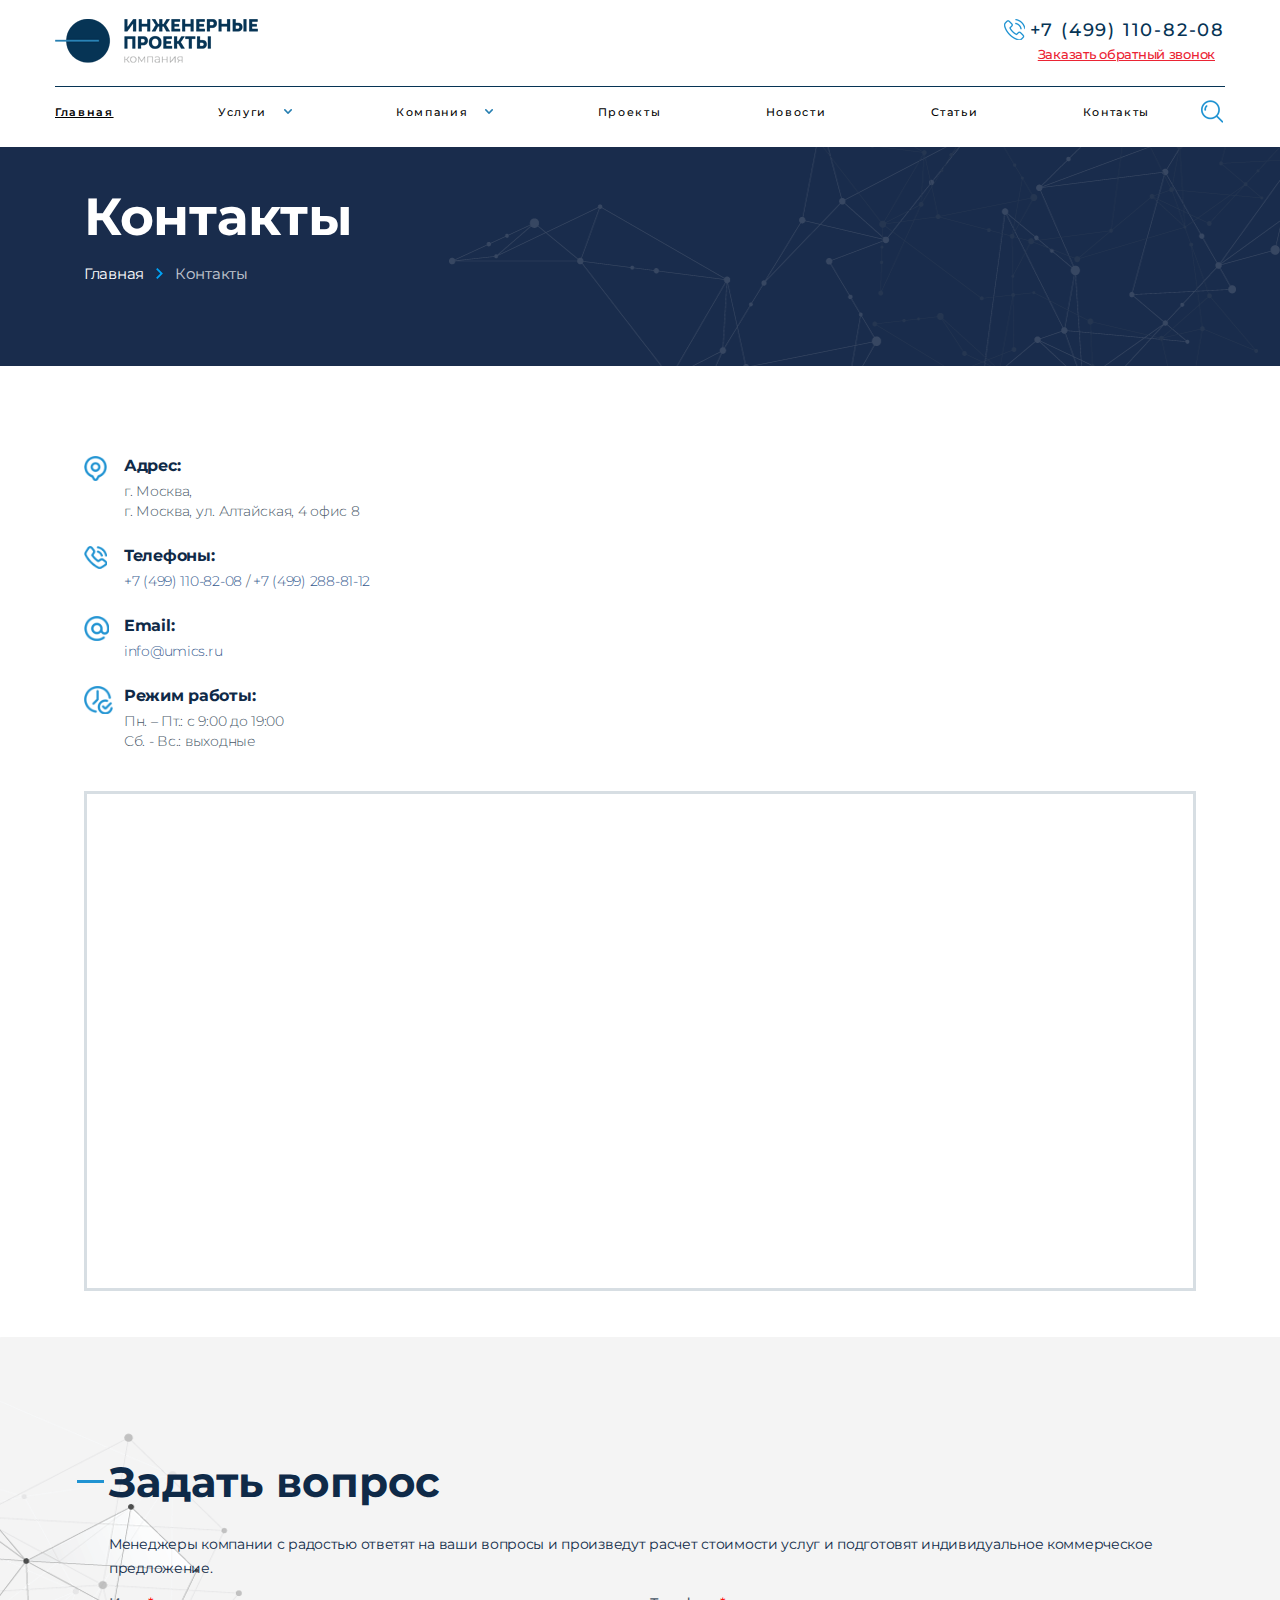
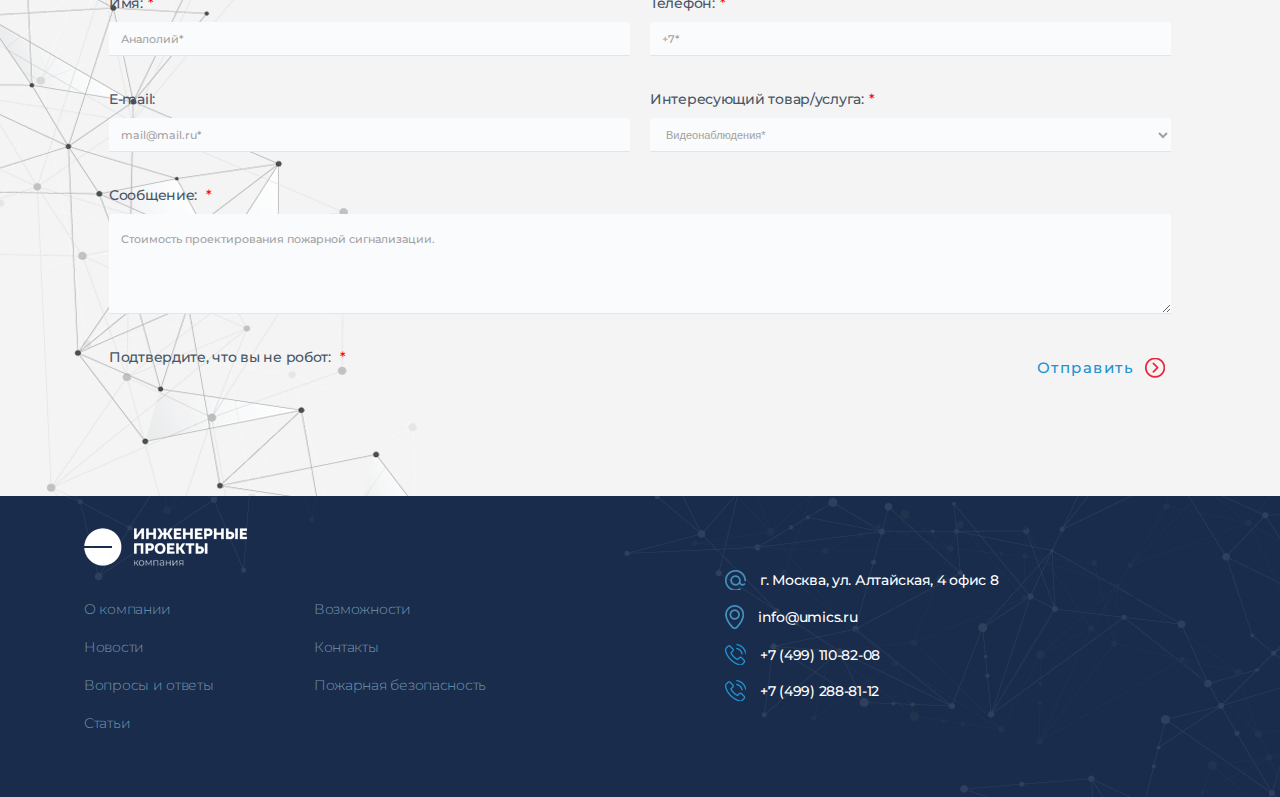
<file: contacts.html>
<!DOCTYPE html>
<html lang="en">
<head>
    <meta charset="UTF-8">
    <link rel="stylesheet" href="assets/css/style.min.css">
    
    <!-- Useful meta tags -->
    <meta http-equiv="x-ua-compatible" content="ie=edge">
    <meta name="viewport" content="width=device-width, initial-scale=1, shrink-to-fit=no">
    <meta name="robots" content="index, follow">
    <meta name="google" content="notranslate">
    <meta name="format-detection" content="telephone=no">
    <meta name="description" content="">
    
    <title>Новости</title>
</head>
<body>
    <div class="wrapper">
        <header class="header ">
            <div class="container">
                <div class="header__row">
                    <div class="header__bottom">
                        <a href="/" class="logo">
                            <img src="assets/images/logo.png" alt="">
                        </a>
                        <div class="header__phone-wrp">
                            <a class="header__phone" href="tel:+74991108208" style="--btnFz: 22px">
                                <div class="header__phone-icon">
                                    <i class="i-phone"></i>
                                </div>
                                <span> +7 (499) 110-82-08 </span>
                            </a>
                            <a href="#" class="header__call open-modal" data-key="call">
                                Заказать обратный звонок
                            </a>
                        </div>
        
                        <div class="burger">
                            <img src="assets/images/icons/burger.svg" alt="">
                            <img src="assets/images/icons/closeWhite.svg" alt="">
                        </div>
                    </div>
        
                    <nav class="header__nav">
                        <ul>
                            <li class="active">
                                <a href="/">Главная</a>
                            </li>
                            <li>
                                <a class="dropdown-btn" href="services.html">Услуги</a>
                                <ul class="dropdown-menu">
                                    <li>
                                        <a href="#">Пожарная сигнализация</a>
                                        <ul class="dropdown-submenu ">
                                            <li>
                                                <a href="service.html">Проектирование пожарной сигнализации</a>
                                            </li>
                                            <li>
                                                <a href="service.html">Проектирование систем противопожарной защиты</a>
                                            </li>
                                            <li>
                                                <a href="service.html">Монтаж пожарной сигнализации</a>
                                            </li>
                                            <li>
                                                <a href="service.html">Обслуживание пожарной сигнализации в Москве</a>
                                            </li>
                                            <li>
                                                <a href="service.html">Ремонт пожарной сигнализации</a>
                                            </li>
                                        </ul>
                                    </li>
                                    <li>
                                        <a href="#">Огнезащитная обработка</a>
                                        <ul class="dropdown-submenu ">
                                            <li>
                                                <a href="#">
                                                    Огнезащитная обработка дерева</a>
                                            </li>
                                            <li>
                                                <a href="#">Огнезащитная
                                                    обработка металла</a>
                                            </li>
                                            <li>
                                                <a href="#">Огнезащита
                                                    воздуховодов</a>
                                            </li>
                                        </ul>
                                    </li>
                                    <li>
                                        <a href="#">Автоматическое пожаротушение</a>
                                        <ul class="dropdown-submenu ">
                                            <li>
                                                <a href="#">Проектирование
                                                    пожаротушения</a>
                                            </li>
                                            <li>
                                                <a href="#">Монтаж
                                                    водяного пожаротушения</a>
                                            </li>
                                            <li>
                                                <a href="#">Монтаж
                                                    газового пожаротушения</a>
                                            </li>
                                            <li>
                                                <a href="#">Монтаж
                                                    аэрозольного пожаротушения</a>
                                            </li>
                                            <li>
                                                <a href="#">Монтаж
                                                    порошкового пожаротушения</a>
                                            </li>
                                            <li>
                                                <a href="#">Пожаротушение
                                                    тонкораспыленной водой</a>
                                            </li>
                                            <li>
                                                <a href="#">Монтаж
                                                    противопожарного водопровода</a>
                                            </li>
                                            <li>
                                                <a href="#">Проектирование
                                                    водяного пожаротушения</a>
                                            </li>
                                            <li>
                                                <a href="#">Проектирование
                                                    порошкового пожаротушения</a>
                                            </li>
                                        </ul>
                                    </li>
                                    <li>
                                        <a href="#">Видеонаблюдение</a>
                                        <ul class="dropdown-submenu ">
                                            <li class=" ">
                                                <a href="#">Монтаж
                                                    видеонаблюдения</a>
                                            </li>
                                            <li class=" ">
                                                <a href="#">Установка
                                                    камер видеонаблюдения</a>
                                            </li>
                                            <li class=" ">
                                                <a href="#">Видеонаблюдение
                                                    в офисе</a>
                                            </li>
                                            <li class=" ">
                                                <a href="#">Видеонаблюдение
                                                    в кафе</a>
                                            </li>
                                            <li class=" ">
                                                <a href="#">Видеонаблюдение
                                                    в частном доме</a>
                                            </li>
                                            <li class=" ">
                                                <a href="#">Установка
                                                    AHD/TVI/CVI - видеонаблюдения</a>
                                            </li>
                                            <li class=" ">
                                                <a href="#">Установка IP
                                                    видеонаблюдения</a>
                                            </li>
                                        </ul>
                                    </li>
                                    <li>
                                        <a href="#">Охранная сигнализация</a>
                                        <ul class="dropdown-submenu">
                                            <li class=" ">
                                                <a href="#">Установка
                                                    охранной сигнализации</a>
                                            </li>
                                            <li class=" ">
                                                <a href="#">Охранная
                                                    сигнализация для дачи</a>
                                            </li>
                                        </ul>
                                    </li>
                                    <li>
                                        <a href="#">Системы контроля доступа</a>
                                        <ul class="dropdown-submenu ">
                                            <li class=" ">
                                                <a href="#">Установка
                                                    системы контроля доступа</a>
                                            </li>
                                        </ul>
                                    </li>
                                    <li>
                                        <a href="#">Cистемы защиты периметра</a>
                                        <ul class="dropdown-submenu ">
                                            <li class=" ">
                                                <a href="#">Системы
                                                    охраны периметра</a>
                                            </li>
                                            <li class=" ">
                                                <a href="#">Монтаж
                                                    колючей проволоки Егоза</a>
                                            </li>
                                            <li class=" ">
                                                <a href="#">Охранное
                                                    освещение периметра</a>
                                            </li>
                                        </ul>
                                    </li>
                                </ul>
                            </li>
                            <li>
                                <a class="dropdown-btn" href="#">Компания</a>
                                <ul class="dropdown-menu">
                                    <li class=" ">
                                        <a href="licenses.html">Лицензии</a>
                                    </li>
                                    <li class=" ">
                                        <a href="vacancies.html">Вакансии</a>
                                    </li>
                                    <li class=" ">
                                        <a href="projects.html">Проекты</a>
                                    </li>
                                </ul>
                            </li>
                            <li><a href="projects.html">Проекты</a></li>
                            <li><a href="news.html">Новости</a></li>
                            <li><a href="#">Статьи</a></li>
                            <li><a href="contacts.html">Контакты</a></li>
                        </ul>
                        <div class="search">
                            <input type="text" placeholder="Поиск">
                            <button><i class="i-search"></i></button>
                        </div>
        
                    </nav>
                </div>
            </div>
        </header>
        
        
        
        

        <main>
            
            <div class="breads">
                <div class="container">
                    <h1>Контакты</h1>
                    <ul>
                        <li><a href="#">Главная</a></li>
                        <li><a href="#">Контакты</a></li>
                    </ul>
                </div>
            </div>
            
            <div class="contacts">
                <div class="container">
                    <div class="contacts__wrp">
                        <ul class="contacts__l">
                            <li>
                                <div class="contacts__icon"><img class="geo" src="assets/images/icons/pin_4404.png" alt=""></div>
                                <div class="contacts__info">
                                    <div class="contacts-title">Адрес:</div>
                                    <p>г. Москва,<br>г. Москва, ул. Алтайская, 4 офис 8</p>
                                </div>
                            </li>
                            <li>
                                <div class="contacts__icon"><img class="phone" src="assets/images/icons/call_4407.png" alt="">
                                </div>
                                <div class="contacts__info">
                                    <div class="contacts-title">Телефоны:</div>
                                    <div class="contacts-links">
                                        <a href="#">+7 (499) 110-82-08</a> /
                                        <a href="#">+7 (499) 288-81-12</a>
                                    </div>
                                </div>
                            </li>
                            <li>
                                <div class="contacts__icon"><img class="mail" src="assets/images/icons/arroba_4406.png" alt="">
                                </div>
                                <div class="contacts__info">
                                    <div class="contacts-title">Email:</div>
                                    <a href="#">info@umics.ru</a>
                                </div>
                            </li>
                            <li>
                                <div class="contacts__icon"><img class="clock" src="assets/images/icons/time_4405.png" alt=""></div>
                                <div class="contacts__info">
                                    <div class="contacts-title">Режим работы:</div>
                                    <p>Пн. – Пт.: с 9:00 до 19:00<br>
                                        Сб. - Вс.: выходные</p>
                                </div>
                            </li>
                        </ul>
                        <div class="contacts__map create-map-iframe"
                             data-src="https://yandex.ru/map-widget/v1/?um=constructor%3A6fcdee38899354fe1cefaf917595aa8a80c3ac0010ca7effca4af95b17e145b8&amp;source=constructor">
                            <!--                <iframe data-aload data-original="https://www.google.com/maps/embed?pb=!1m14" width="600" height="450" frameborder="0" style="border:0;" allowfullscreen=""></iframe>-->
                            <!--                <iframe class="MAP"-->
                            <!--                        src="https://yandex.ru/map-widget/v1/?um=constructor%3A6fcdee38899354fe1cefaf917595aa8a80c3ac0010ca7effca4af95b17e145b8&amp;source=constructor"-->
                            <!--                        width="100%" frameborder="0"></iframe>-->
                        </div>
                    </div>
                </div>
            </div>
            
            
            <div class="question">
                <img src="assets/images/imgs/bg6.png" class="mission__bg" alt="">
            
                <div class="container">
                    <div class="question__box">
                        <div class="title">Задать вопрос</div>
            
                        <div class="question__wrp">
                            <div class="question__txt">
                                <p>Менеджеры компании с радостью ответят на ваши вопросы и произведут расчет стоимости услуг и подготовят индивидуальное коммерческое предложение.</p>
                            </div>
                            <form action="" class="question__form">
                                <div class="inputBox required">
                                    <label>Имя:</label>
                                    <input type="text" required placeholder="Аналолий*">
                                </div>
                                <div class="inputBox required">
                                    <label>Телефон:</label>
                                    <input type="text" required placeholder="+7*">
                                </div>
                                <div class="inputBox">
                                    <label>E-mail:</label>
                                    <input type="text" placeholder="mail@mail.ru*">
                                </div>
                                <div class="inputBox required">
                                    <label>Интересующий товар/услуга:</label>
                                    <select>
                                        <option value="Видеонаблюдения*">Видеонаблюдения*</option>
                                        <option value="Видеонаблюдения* 2">Видеонаблюдения* 2</option>
                                    </select>
                                </div>
                                <div class="inputBox required textArea">
                                    <label>Сообщение: </label>
                                    <textarea placeholder="Стоимость проектирования пожарной сигнализации." required></textarea>
                                </div>
                                <div class="inputBox required">
                                    <label>Подтвердите, что вы не робот: </label>
                                    <!--                    CAPTCHA-->
                                </div>
                                <button class="btn btn-blue">
                                    Отправить <img src="assets/images/icons/nextRed.png" alt="">
                                </button>
                            </form>
                        </div>
                    </div>
                </div>
            </div>
            
            
            
        </main>

        <footer class="footer">
            <img class="footer__bg" src="assets/images/imgs/bg3.png" alt="">
            <div class="container">
                <img src="assets/images/logoWhite.png" alt="">
        
                <div class="footer__wrp">
                    <div class="footer__l">
                        <ul class="footer__c">
                            <li><a href="#">О компании</a></li>
                            <li><a href="#">Возможности</a></li>
                            <li><a href="#">Новости</a></li>
                            <li><a href="#">Контакты</a></li>
                            <li><a href="#">Вопросы и ответы</a></li>
                            <li><a href="#">Пожарная безопасность</a></li>
                            <li><a href="#">Статьи</a></li>
                        </ul>
                    </div>
        
                    <div class="footer__r">
                        <ul>
                            <li><a href="https://goo.gl/maps/u3gKWPWcGnBuNRTG9"><i class="i-email"></i>г. Москва, ул. Алтайская, 4 офис 8</a></li>
                            <li><a href="mailto:info@umics.ru"><i class="i-geo"></i>info@umics.ru</a></li>
                            <li><a href="tel:+74991108208"><i class="i-phone"></i>+7 (499) 110-82-08</a></li>
                            <li><a href="tel:+74992888112"><i class="i-phone"></i>+7 (499) 288-81-12</a></li>
                        </ul>
                    </div>
                </div>
            </div>
        </footer>
    </div>

    <div class="modal modal-call">
        <div class="modal__wrp">
            <div class="modal-close">
                <img src="assets/images/icons/closeWhite.svg" alt="">
            </div>
            <div class="modal__box ">
                <div class="modal__box-icon">
                    <i class="i-phone white"></i>
                </div>
                <div>
                    <div class="modal__title">Обратный звонок</div>
                    <p>Представьтесь, мы вам перезвоним.</p>
                </div>
            </div>
            <div class="modal-form bnr__fon">
                <div class="inputBox required">
                    <label>ФИО:</label>
                    <input type="text" required>
                </div>
                <div class="inputBox required">
                    <label>Телефон:</label>
                    <input type="text" required>
                </div>
                <div class="inputBox required">
                    <label>Подтвердите, что вы не робот: </label>
                    <!--                    CAPTCHA-->
                </div>
            </div>
            <div class="modal__bottom">
                <div class="modal-req">
                    <span>*</span>
                    - Обязательные поля
                </div>
                <a href="#" class="btn btn-blue">Отправить</a>
            </div>
        </div>
    </div>
    <div class="modal modal-question">
        <div class="modal__wrp">
            <div class="modal-close">
                <img src="assets/images/icons/closeWhite.svg" alt="">
            </div>
            <div class="modal__box bnr__fon">
                <div class="modal__box-icon">
                    <i class="i-phone white"></i>
                </div>
                <div>
                    <div class="modal__title">Задать вопрос</div>
                    <p>Манеджеры компании с радостью ответят на ваши вопросы и произведут расчет стоимости услуг и
                        подготовят идивидуальное коммерческое предложение.</p>
                </div>
            </div>
            <div class="modal-form ">
                <div class="inputBox required">
                    <label>Ваше имя:</label>
                    <input type="text" required>
                </div>
                <div class="inputBox required">
                    <label>Телефон:</label>
                    <input type="text" required>
                </div>
                <div class="inputBox required">
                    <label>Email:</label>
                    <input type="text" required>
                </div>
                <div class="inputBox required">
                    <label>Сообщение:</label>
                    <textarea></textarea>
                </div>
                <div class="inputBox required">
                    <label>Подтвердите, что вы не робот: </label>
                    <!--                    CAPTCHA-->
                </div>
            </div>
            <div class="modal__bottom">
                <div class="modal-req">
                    <span>*</span>
                    - Обязательные поля
                </div>
                <a href="#" class="btn btn-blue">Отправить</a>
            </div>
        </div>
    </div>

    <script src="https://code.jquery.com/jquery-3.6.0.min.js" integrity="sha256-/xUj+3OJU5yExlq6GSYGSHk7tPXikynS7ogEvDej/m4=" crossorigin="anonymous"></script>
    <script src="assets/js/app.js"></script>
</body>
</html>
</file>
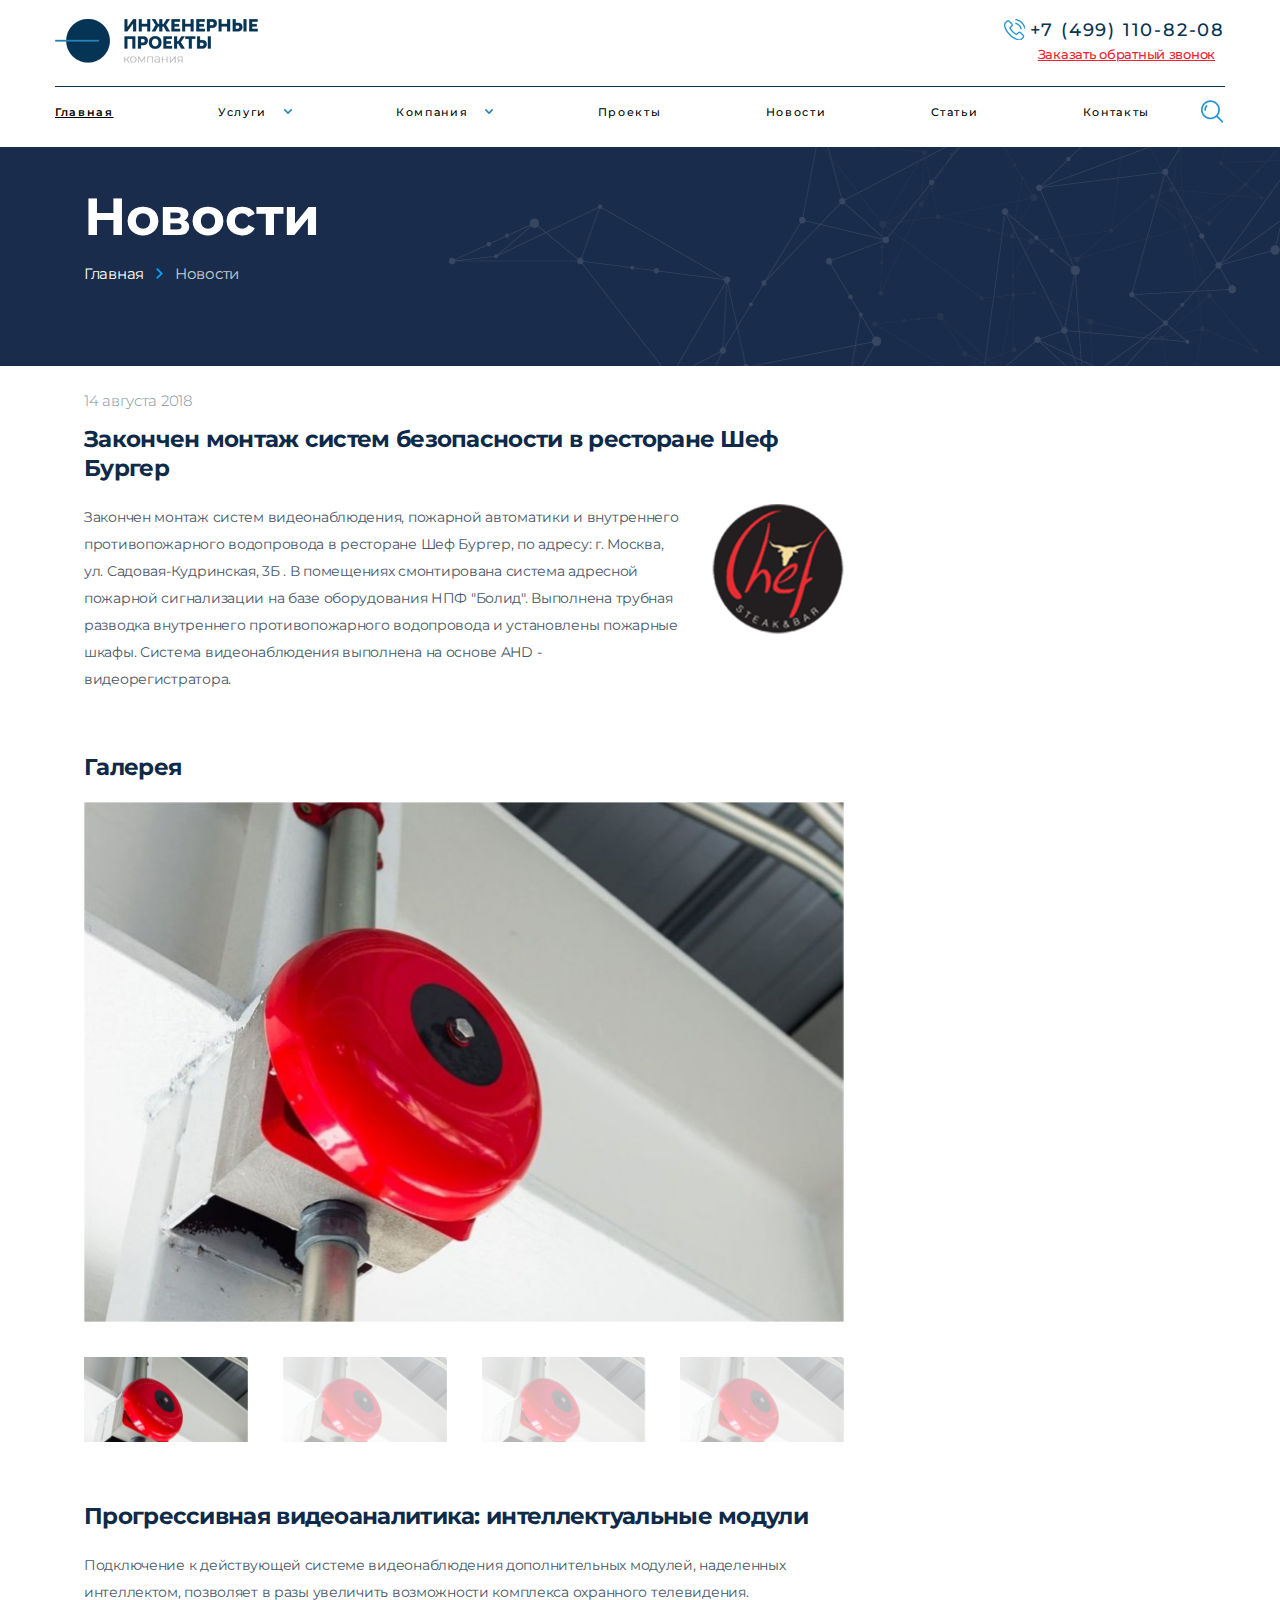
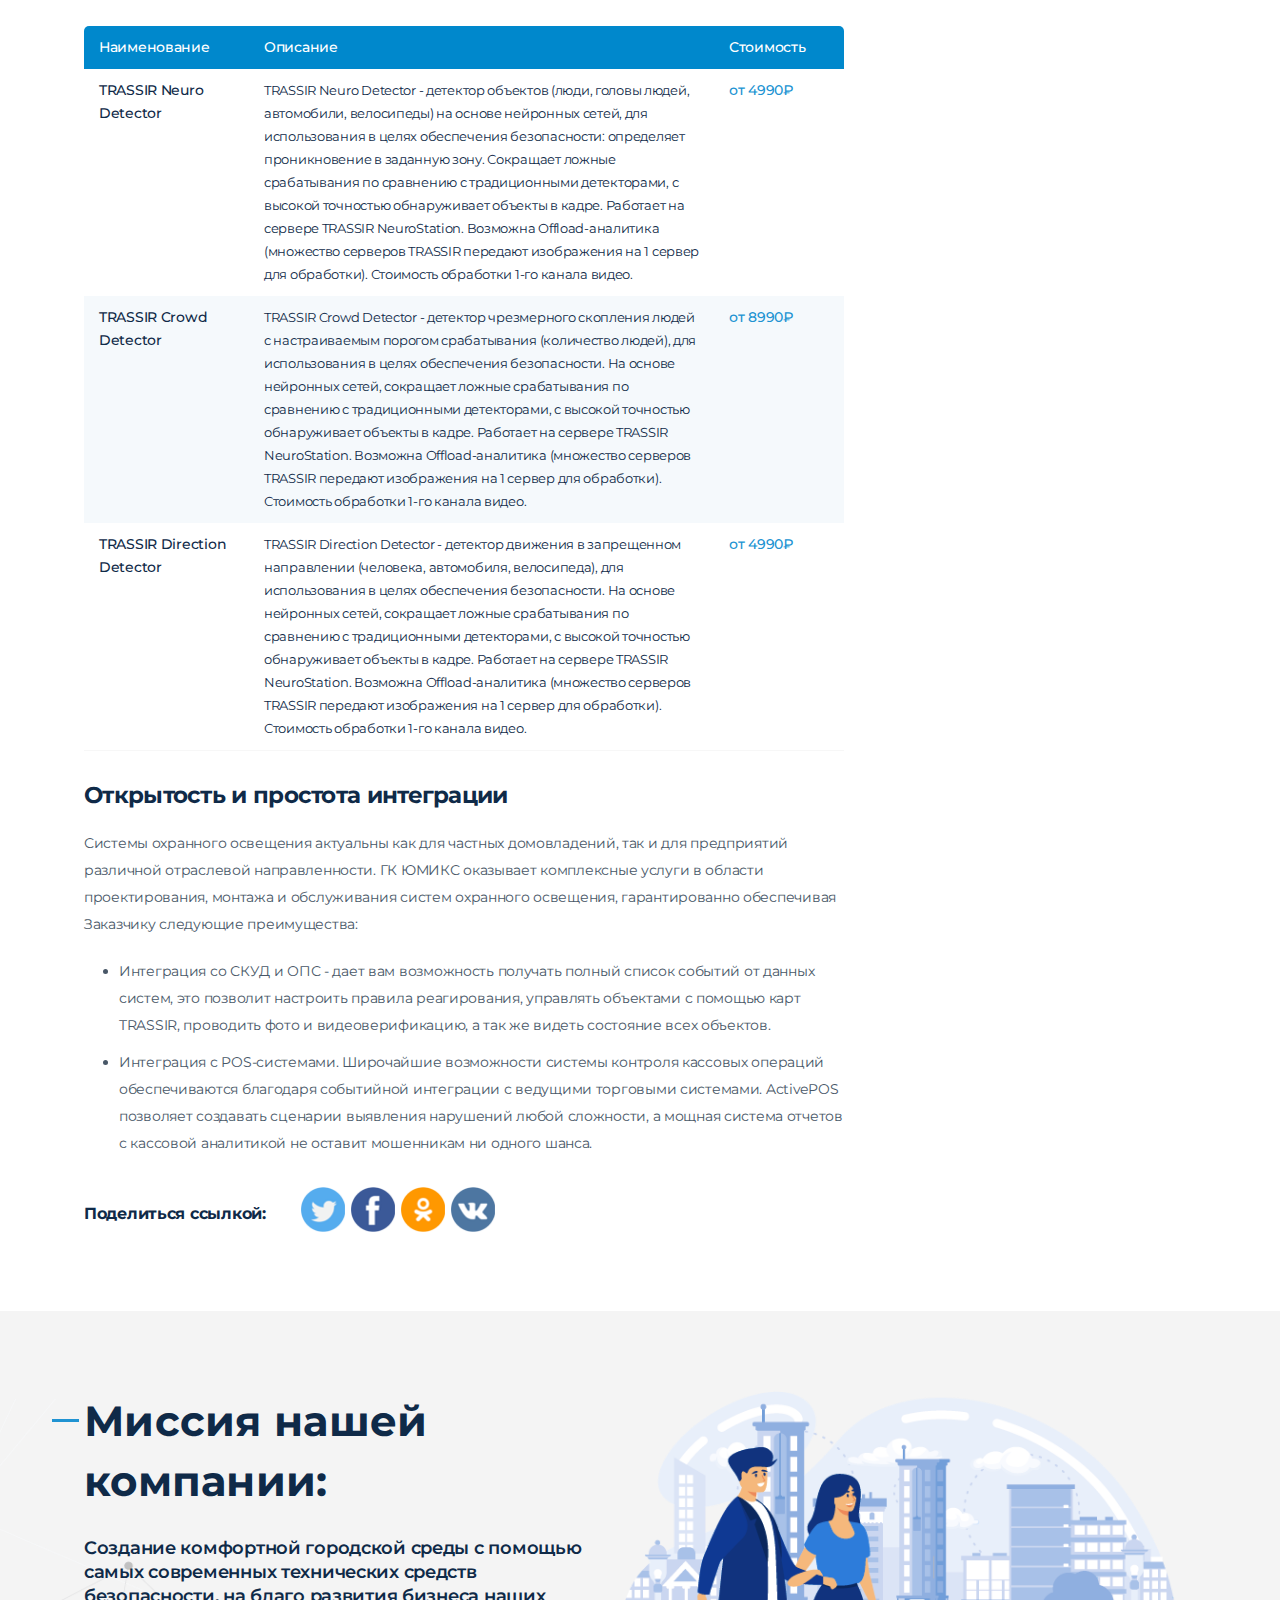
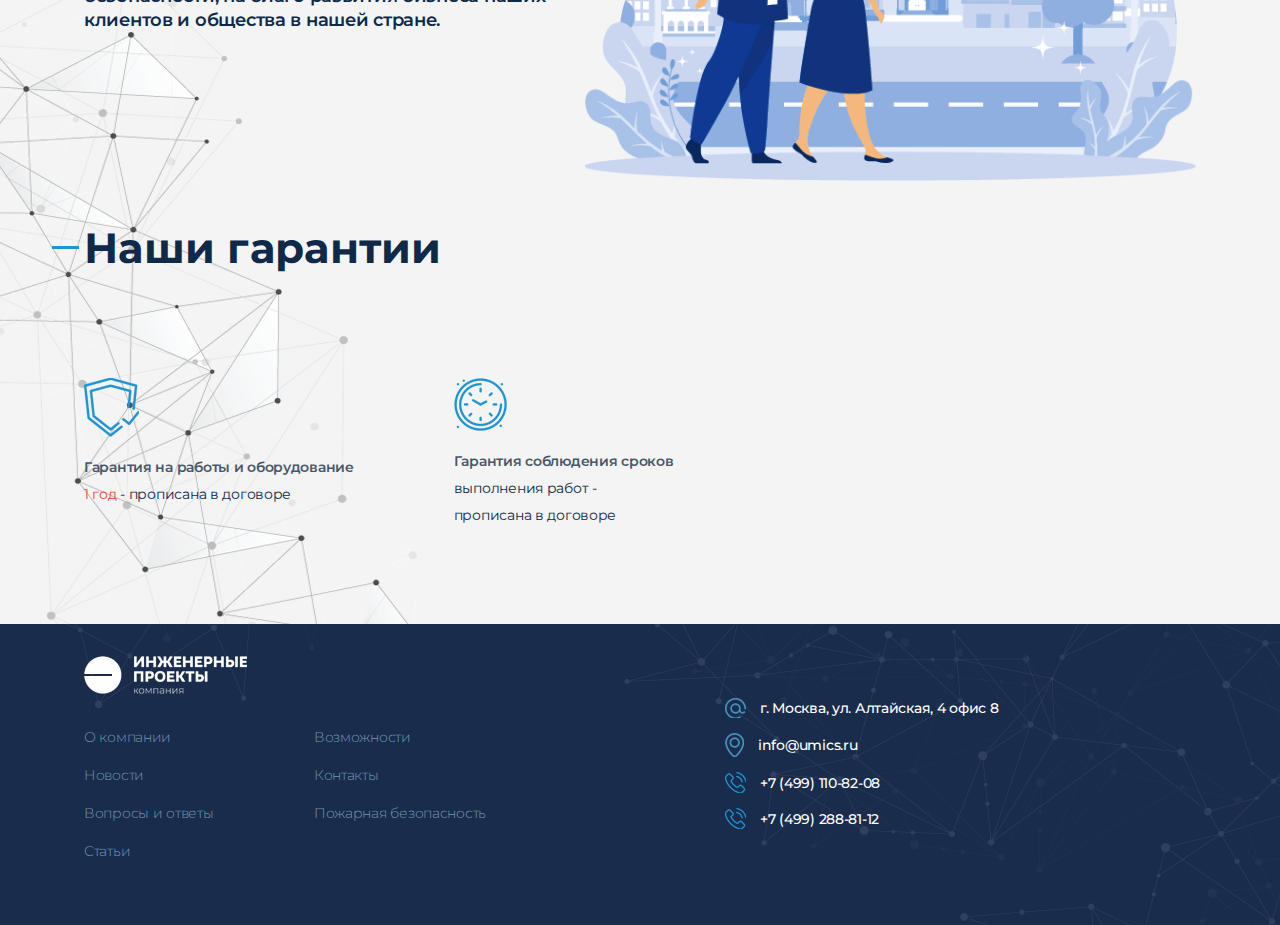
<file: new.html>
<!DOCTYPE html>
<html lang="en">
<head>
    <meta charset="UTF-8">
    <link rel="stylesheet" href="assets/css/style.min.css">
    
    <!-- Useful meta tags -->
    <meta http-equiv="x-ua-compatible" content="ie=edge">
    <meta name="viewport" content="width=device-width, initial-scale=1, shrink-to-fit=no">
    <meta name="robots" content="index, follow">
    <meta name="google" content="notranslate">
    <meta name="format-detection" content="telephone=no">
    <meta name="description" content="">
    
    <title>Новости</title>
</head>
<body>
    <div class="wrapper">
        <header class="header ">
            <div class="container">
                <div class="header__row">
                    <div class="header__bottom">
                        <a href="/" class="logo">
                            <img src="assets/images/logo.png" alt="">
                        </a>
                        <div class="header__phone-wrp">
                            <a class="header__phone" href="tel:+74991108208" style="--btnFz: 22px">
                                <div class="header__phone-icon">
                                    <i class="i-phone"></i>
                                </div>
                                <span> +7 (499) 110-82-08 </span>
                            </a>
                            <a href="#" class="header__call open-modal" data-key="call">
                                Заказать обратный звонок
                            </a>
                        </div>
        
                        <div class="burger">
                            <img src="assets/images/icons/burger.svg" alt="">
                            <img src="assets/images/icons/closeWhite.svg" alt="">
                        </div>
                    </div>
        
                    <nav class="header__nav">
                        <ul>
                            <li class="active">
                                <a href="/">Главная</a>
                            </li>
                            <li>
                                <a class="dropdown-btn" href="services.html">Услуги</a>
                                <ul class="dropdown-menu">
                                    <li>
                                        <a href="#">Пожарная сигнализация</a>
                                        <ul class="dropdown-submenu ">
                                            <li>
                                                <a href="service.html">Проектирование пожарной сигнализации</a>
                                            </li>
                                            <li>
                                                <a href="service.html">Проектирование систем противопожарной защиты</a>
                                            </li>
                                            <li>
                                                <a href="service.html">Монтаж пожарной сигнализации</a>
                                            </li>
                                            <li>
                                                <a href="service.html">Обслуживание пожарной сигнализации в Москве</a>
                                            </li>
                                            <li>
                                                <a href="service.html">Ремонт пожарной сигнализации</a>
                                            </li>
                                        </ul>
                                    </li>
                                    <li>
                                        <a href="#">Огнезащитная обработка</a>
                                        <ul class="dropdown-submenu ">
                                            <li>
                                                <a href="#">
                                                    Огнезащитная обработка дерева</a>
                                            </li>
                                            <li>
                                                <a href="#">Огнезащитная
                                                    обработка металла</a>
                                            </li>
                                            <li>
                                                <a href="#">Огнезащита
                                                    воздуховодов</a>
                                            </li>
                                        </ul>
                                    </li>
                                    <li>
                                        <a href="#">Автоматическое пожаротушение</a>
                                        <ul class="dropdown-submenu ">
                                            <li>
                                                <a href="#">Проектирование
                                                    пожаротушения</a>
                                            </li>
                                            <li>
                                                <a href="#">Монтаж
                                                    водяного пожаротушения</a>
                                            </li>
                                            <li>
                                                <a href="#">Монтаж
                                                    газового пожаротушения</a>
                                            </li>
                                            <li>
                                                <a href="#">Монтаж
                                                    аэрозольного пожаротушения</a>
                                            </li>
                                            <li>
                                                <a href="#">Монтаж
                                                    порошкового пожаротушения</a>
                                            </li>
                                            <li>
                                                <a href="#">Пожаротушение
                                                    тонкораспыленной водой</a>
                                            </li>
                                            <li>
                                                <a href="#">Монтаж
                                                    противопожарного водопровода</a>
                                            </li>
                                            <li>
                                                <a href="#">Проектирование
                                                    водяного пожаротушения</a>
                                            </li>
                                            <li>
                                                <a href="#">Проектирование
                                                    порошкового пожаротушения</a>
                                            </li>
                                        </ul>
                                    </li>
                                    <li>
                                        <a href="#">Видеонаблюдение</a>
                                        <ul class="dropdown-submenu ">
                                            <li class=" ">
                                                <a href="#">Монтаж
                                                    видеонаблюдения</a>
                                            </li>
                                            <li class=" ">
                                                <a href="#">Установка
                                                    камер видеонаблюдения</a>
                                            </li>
                                            <li class=" ">
                                                <a href="#">Видеонаблюдение
                                                    в офисе</a>
                                            </li>
                                            <li class=" ">
                                                <a href="#">Видеонаблюдение
                                                    в кафе</a>
                                            </li>
                                            <li class=" ">
                                                <a href="#">Видеонаблюдение
                                                    в частном доме</a>
                                            </li>
                                            <li class=" ">
                                                <a href="#">Установка
                                                    AHD/TVI/CVI - видеонаблюдения</a>
                                            </li>
                                            <li class=" ">
                                                <a href="#">Установка IP
                                                    видеонаблюдения</a>
                                            </li>
                                        </ul>
                                    </li>
                                    <li>
                                        <a href="#">Охранная сигнализация</a>
                                        <ul class="dropdown-submenu">
                                            <li class=" ">
                                                <a href="#">Установка
                                                    охранной сигнализации</a>
                                            </li>
                                            <li class=" ">
                                                <a href="#">Охранная
                                                    сигнализация для дачи</a>
                                            </li>
                                        </ul>
                                    </li>
                                    <li>
                                        <a href="#">Системы контроля доступа</a>
                                        <ul class="dropdown-submenu ">
                                            <li class=" ">
                                                <a href="#">Установка
                                                    системы контроля доступа</a>
                                            </li>
                                        </ul>
                                    </li>
                                    <li>
                                        <a href="#">Cистемы защиты периметра</a>
                                        <ul class="dropdown-submenu ">
                                            <li class=" ">
                                                <a href="#">Системы
                                                    охраны периметра</a>
                                            </li>
                                            <li class=" ">
                                                <a href="#">Монтаж
                                                    колючей проволоки Егоза</a>
                                            </li>
                                            <li class=" ">
                                                <a href="#">Охранное
                                                    освещение периметра</a>
                                            </li>
                                        </ul>
                                    </li>
                                </ul>
                            </li>
                            <li>
                                <a class="dropdown-btn" href="#">Компания</a>
                                <ul class="dropdown-menu">
                                    <li class=" ">
                                        <a href="licenses.html">Лицензии</a>
                                    </li>
                                    <li class=" ">
                                        <a href="vacancies.html">Вакансии</a>
                                    </li>
                                    <li class=" ">
                                        <a href="projects.html">Проекты</a>
                                    </li>
                                </ul>
                            </li>
                            <li><a href="projects.html">Проекты</a></li>
                            <li><a href="news.html">Новости</a></li>
                            <li><a href="#">Статьи</a></li>
                            <li><a href="contacts.html">Контакты</a></li>
                        </ul>
                        <div class="search">
                            <input type="text" placeholder="Поиск">
                            <button><i class="i-search"></i></button>
                        </div>
        
                    </nav>
                </div>
            </div>
        </header>
        
        
        
        

        <main>
            
            <div class="breads">
                <div class="container">
                    <h1>Новости</h1>
                    <ul>
                        <li><a href="#">Главная</a></li>
                        <li><a href="#">Новости</a></li>
                    </ul>
                </div>
            </div>
            
            
            <div class=" project">
                <div class="container">
                    <div class="project__block">
                        <div class="projects__date">14 августа 2018</div>
                        <h3 class="project__subtt">Закончен монтаж систем безопасности в ресторане Шеф Бургер</h3>
                        <div class="project__txt">
                            <div>
                                <p>Закончен монтаж систем видеонаблюдения, пожарной автоматики и внутреннего противопожарного
                                    водопровода в ресторане Шеф Бургер, по адресу: г. Москва, ул. Садовая-Кудринская, 3Б . В помещениях
                                    смонтирована система адресной пожарной сигнализации на базе оборудования НПФ "Болид". Выполнена
                                    трубная разводка внутреннего противопожарного водопровода и установлены пожарные шкафы. Система
                                    видеонаблюдения выполнена на основе AHD - видеорегистратора.</p>
                            </div>
                            <img src="assets/images/imgs/img21.png" alt="">
                        </div>
                        <h3 class="project__subtt">Галерея</h3>
                        <div class="project__wrp">
                            <div class="project__l">
                                <div class="swiper project__swiper">
                                    <div class="swiper-wrapper">
                                        <div class="swiper-slide project__swiper-it">
                                            <img src="assets/images/imgs/img20.jpg" alt="">
                                        </div>
                                        <div class="swiper-slide project__swiper-it">
                                            <img src="assets/images/imgs/img20.jpg" alt="">
                                        </div>
                                        <div class="swiper-slide project__swiper-it">
                                            <img src="assets/images/imgs/img20.jpg" alt="">
                                        </div>
                                        <div class="swiper-slide project__swiper-it">
                                            <img src="assets/images/imgs/img20.jpg" alt="">
                                        </div>
                                        <div class="swiper-slide project__swiper-it">
                                            <img src="assets/images/imgs/img20.jpg" alt="">
                                        </div>
                                        <div class="swiper-slide project__swiper-it">
                                            <img src="assets/images/imgs/img20.jpg" alt="">
                                        </div>
                                        <div class="swiper-slide project__swiper-it">
                                            <img src="assets/images/imgs/img20.jpg" alt="">
                                        </div>
                                        <div class="swiper-slide project__swiper-it">
                                            <img src="assets/images/imgs/img20.jpg" alt="">
                                        </div>
                                        <div class="swiper-slide project__swiper-it">
                                            <img src="assets/images/imgs/img20.jpg" alt="">
                                        </div>
                                    </div>
            <!--                        <div class="swiper-button-next project__swiper-next"></div>-->
            <!--                        <div class="swiper-button-prev project__swiper-prev"></div>-->
                                </div>
                                <div class="swiper project__swiper-mini">
                                    <div class="swiper-wrapper">
                                        <div class="swiper-slide active">
                                            <img src="assets/images/imgs/img20.jpg" alt="">
                                        </div>
                                        <div class="swiper-slide ">
                                            <img src="assets/images/imgs/img20.jpg" alt="">
                                        </div>
                                        <div class="swiper-slide ">
                                            <img src="assets/images/imgs/img20.jpg" alt="">
                                        </div>
                                        <div class="swiper-slide ">
                                            <img src="assets/images/imgs/img20.jpg" alt="">
                                        </div>
                                        <div class="swiper-slide">
                                            <img src="assets/images/imgs/img20.jpg" alt="">
                                        </div>
                                        <div class="swiper-slide ">
                                            <img src="assets/images/imgs/img20.jpg" alt="">
                                        </div>
                                        <div class="swiper-slide ">
                                            <img src="assets/images/imgs/img20.jpg" alt="">
                                        </div>
                                        <div class="swiper-slide ">
                                            <img src="assets/images/imgs/img20.jpg" alt="">
                                        </div>
                                        <div class="swiper-slide">
                                            <img src="assets/images/imgs/img20.jpg" alt="">
                                        </div>
                                    </div>
            <!--                        <div class="swiper-button-next project__swiper-mini-next"></div>-->
            <!--                        <div class="swiper-button-prev project__swiper-mini-prev"></div>-->
                                </div>
                            </div>
            
                        </div>
            
                        <h3 class="project__subtt">Прогрессивная видеоаналитика: интеллектуальные модули</h3>
                        <p>Подключение к действующей системе видеонаблюдения дополнительных модулей, наделенных интеллектом, позволяет в
                            разы увеличить возможности комплекса охранного телевидения.</p>
            
                        <div class="table">
                            <div class="table-head">
                                <div>Наименование</div>
                                <div>Описание</div>
                                <div>Стоимость</div>
                            </div>
                            <div>
                                <div data-title="Наименование">TRASSIR Neuro Detector</div>
                                <div data-title="Описание">TRASSIR Neuro Detector - детектор объектов (люди, головы людей, автомобили, велосипеды) на основе
                                    нейронных сетей, для использования в целях обеспечения безопасности: определяет проникновение в
                                    заданную зону. Сокращает ложные срабатывания по сравнению с традиционными детекторами, с высокой
                                    точностью обнаруживает объекты в кадре. Работает на сервере TRASSIR NeuroStation. Возможна
                                    Offload-аналитика (множество серверов TRASSIR передают изображения на 1 сервер для обработки).
                                    Стоимость обработки 1-го канала видео.
                                </div>
                                <div data-title="Стоимость">от 4990₽</div>
                            </div>
                            <div>
                                <div data-title="Наименование">TRASSIR Crowd Detector</div>
                                <div data-title="Описание">TRASSIR Crowd Detector - детектор чрезмерного скопления людей с настраиваемым порогом срабатывания
                                    (количество людей), для использования в целях обеспечения безопасности. На основе нейронных сетей,
                                    сокращает ложные срабатывания по сравнению с традиционными детекторами, с высокой точностью
                                    обнаруживает объекты в кадре. Работает на сервере TRASSIR NeuroStation. Возможна Offload-аналитика
                                    (множество серверов TRASSIR передают изображения на 1 сервер для обработки). Стоимость обработки
                                    1-го канала видео.
                                </div>
                                <div data-title="Стоимость">от 8990₽</div>
                            </div>
                            <div>
                                <div data-title="Наименование">TRASSIR Direction Detector</div>
                                <div data-title="Описание">TRASSIR Direction Detector - детектор движения в запрещенном направлении (человека, автомобиля,
                                    велосипеда), для использования в целях обеспечения безопасности. На основе нейронных сетей,
                                    сокращает ложные срабатывания по сравнению с традиционными детекторами, с высокой точностью
                                    обнаруживает объекты в кадре. Работает на сервере TRASSIR NeuroStation. Возможна Offload-аналитика
                                    (множество серверов TRASSIR передают изображения на 1 сервер для обработки). Стоимость обработки
                                    1-го канала видео.
                                </div>
                                <div data-title="Стоимость">от 4990₽</div>
                            </div>
            
                        </div>
            
                        <h3 class="project__subtt">Открытость и простота интеграции</h3>
                        <p>Системы охранного освещения актуальны как для частных домовладений, так и для предприятий различной
                            отраслевой направленности. ГК ЮМИКС оказывает комплексные услуги в области проектирования, монтажа и
                            обслуживания систем охранного освещения, гарантированно обеспечивая Заказчику следующие преимущества: </p>
                        <ul>
                            <li>Интеграция со СКУД и ОПС - дает вам возможность получать полный список событий от данных систем, это
                                позволит настроить правила реагирования, управлять объектами с помощью карт TRASSIR, проводить фото и
                                видеоверификацию, а так же видеть состояние всех объектов.
                            </li>
                            <li>Интеграция с POS-системами. Широчайшие возможности системы контроля кассовых операций обеспечиваются
                                благодаря событийной интеграции с ведущими торговыми системами. ActivePOS позволяет создавать сценарии
                                выявления нарушений любой сложности, а мощная система отчетов с кассовой аналитикой не оставит
                                мошенникам ни одного шанса.
                            </li>
                        </ul>
                        <div class="project__bottom">
                            <div class="links">
                                <div>Поделиться ссылкой:</div>
                                <ul>
                                    <li><a href="#"><i class="i i-twitter"></i></a></li>
                                    <li><a href="#"><i class="i i-fb"></i></a></li>
                                    <li><a href="#"><i class="i i-ok"></i></a></li>
                                    <li><a href="#"><i class="i i-vk"></i></a></li>
                                </ul>
                            </div>
                        </div>
                    </div>
                </div>
            
            </div>
            
            <div class="mission">
                <img src="assets/images/imgs/bg6.png" class="mission__bg" alt="">
                <div class="container">
                    <div class="mission__wrp">
                        <div>
                            <h2 class="title">Миссия нашей <br> компании:</h2>
                            <p> Cоздание комфортной городской среды с помощью самых современных технических средств безопасности, на
                                благо развития бизнеса наших клиентов и общества в нашей стране.</p>
                        </div>
                        <div>
                            <img src="assets/images/imgs/img10.png" alt="">
                        </div>
                    </div>
                    <div class="garanty">
                        <h2 class="title">Наши гарантии</h2>
                        <ul>
                            <li>
                                <img src="assets/images/icons/block.png" alt="">
                                <p><b>Гарантия на работы и оборудование</b> <span class="red">1 год</span> - прописана в договоре</p>
                            </li>
                            <li>
                                <img src="assets/images/icons/time.png" alt="">
                                <p><b>Гарантия соблюдения сроков</b> выполнения работ -<br> прописана в договоре</p>
                            </li>
                        </ul>
                    </div>
                </div>
            </div>
            
            <!--<div class="new">-->
            <!--    <div class="container">-->
            <!--        <div class="new__wrp">-->
            <!--            <div class="new__l">-->
            <!--                <time class="badge">8 Мая 2020</time>-->
            <!--                <p>Выполнены проектные работы системы пожарной сигнализации и системы оповещения о пожаре двух-->
            <!--                    зданий Федеральной службы войск национальной гвардии Российской Федерации в г. Москва.-->
            <!--                    Проектные работы выполнялись по итогу электронного аукциона ФЗ-44. Работы выполнены в-->
            <!--                    срок.</p>-->
            <!--            </div>-->
            <!--            <div class="new__r">-->
            <!--                <img class="new__img" src="assets/images/imgs/a4d50b3801b97a2c31bf0f8b19c785c8.jpg" alt="">-->
            <!--                <div class="infoBlock">-->
            <!--                    <p>Менеджеры компании с радостью ответят на ваши вопросы и произведут расчет стоимости услуг-->
            <!--                        и подготовят индивидуальное коммерческое предложение.</p>-->
            <!--                    <a href="#" class="btn btn-blue btn-sm open-modal" data-key="question">Задать вопрос</a>-->
            <!--                </div>-->
            <!--            </div>-->
            <!--        </div>-->
            <!--        <div class="bnr-mini bnr__fon">-->
            <!--            <a href="#" class="btn btn-blue btn-sm">Заказать услугу</a>-->
            <!--            <div class="bnr-mini-text">-->
            <!--                <p>Оформите заявку на сайте, мы свяжемся с вами в ближайшее время и ответим на все интересующие вопросы.</p>-->
            <!--            </div>-->
            <!--        </div>-->
            
            <!--        <div class="linksOffset">-->
            <!--            <div class="links">
                <div>Поделиться ссылкой:</div>
                <ul>
                    <li><a href="#"><i class="i i-twitter"></i></a></li>
                    <li><a href="#"><i class="i i-fb"></i></a></li>
                    <li><a href="#"><i class="i i-ok"></i></a></li>
                    <li><a href="#"><i class="i i-vk"></i></a></li>
                </ul>
            </div>
            -->
            <!--        </div>-->
            
            <!--        <div class="backOffset">-->
            <!--            <a href="#" class="back">
                <?xml version="1.0" ?><svg baseProfile="tiny" height="20px" id="Layer_1" version="1.2" viewBox="0 0 24 24" width="20px" xml:space="preserve" xmlns="http://www.w3.org/2000/svg" xmlns:xlink="http://www.w3.org/1999/xlink"><path d="M13,5.499c-0.256,0-0.512,0.097-0.707,0.292C12.098,5.987,12,6.243,12,6.499v2.559c-4.5,0.498-8,4.309-8,8.941v1  c2.245-3.423,5.25-3.92,8-3.989v2.489c0,0.255,0.098,0.512,0.293,0.707s0.451,0.293,0.707,0.293s0.512-0.098,0.707-0.293L20,11.999  l-6.293-6.208C13.512,5.596,13.256,5.499,13,5.499z"/></svg>
                <span>Вернуться к списку</span>
            </a>
            -->
            <!--        </div>-->
            
            <!--    </div>-->
            
            <!--</div>-->
            
            
        </main>

        <footer class="footer">
            <img class="footer__bg" src="assets/images/imgs/bg3.png" alt="">
            <div class="container">
                <img src="assets/images/logoWhite.png" alt="">
        
                <div class="footer__wrp">
                    <div class="footer__l">
                        <ul class="footer__c">
                            <li><a href="#">О компании</a></li>
                            <li><a href="#">Возможности</a></li>
                            <li><a href="#">Новости</a></li>
                            <li><a href="#">Контакты</a></li>
                            <li><a href="#">Вопросы и ответы</a></li>
                            <li><a href="#">Пожарная безопасность</a></li>
                            <li><a href="#">Статьи</a></li>
                        </ul>
                    </div>
        
                    <div class="footer__r">
                        <ul>
                            <li><a href="https://goo.gl/maps/u3gKWPWcGnBuNRTG9"><i class="i-email"></i>г. Москва, ул. Алтайская, 4 офис 8</a></li>
                            <li><a href="mailto:info@umics.ru"><i class="i-geo"></i>info@umics.ru</a></li>
                            <li><a href="tel:+74991108208"><i class="i-phone"></i>+7 (499) 110-82-08</a></li>
                            <li><a href="tel:+74992888112"><i class="i-phone"></i>+7 (499) 288-81-12</a></li>
                        </ul>
                    </div>
                </div>
            </div>
        </footer>
    </div>

    <div class="modal modal-call">
        <div class="modal__wrp">
            <div class="modal-close">
                <img src="assets/images/icons/closeWhite.svg" alt="">
            </div>
            <div class="modal__box ">
                <div class="modal__box-icon">
                    <i class="i-phone white"></i>
                </div>
                <div>
                    <div class="modal__title">Обратный звонок</div>
                    <p>Представьтесь, мы вам перезвоним.</p>
                </div>
            </div>
            <div class="modal-form bnr__fon">
                <div class="inputBox required">
                    <label>ФИО:</label>
                    <input type="text" required>
                </div>
                <div class="inputBox required">
                    <label>Телефон:</label>
                    <input type="text" required>
                </div>
                <div class="inputBox required">
                    <label>Подтвердите, что вы не робот: </label>
                    <!--                    CAPTCHA-->
                </div>
            </div>
            <div class="modal__bottom">
                <div class="modal-req">
                    <span>*</span>
                    - Обязательные поля
                </div>
                <a href="#" class="btn btn-blue">Отправить</a>
            </div>
        </div>
    </div>
    <div class="modal modal-question">
        <div class="modal__wrp">
            <div class="modal-close">
                <img src="assets/images/icons/closeWhite.svg" alt="">
            </div>
            <div class="modal__box bnr__fon">
                <div class="modal__box-icon">
                    <i class="i-phone white"></i>
                </div>
                <div>
                    <div class="modal__title">Задать вопрос</div>
                    <p>Манеджеры компании с радостью ответят на ваши вопросы и произведут расчет стоимости услуг и
                        подготовят идивидуальное коммерческое предложение.</p>
                </div>
            </div>
            <div class="modal-form ">
                <div class="inputBox required">
                    <label>Ваше имя:</label>
                    <input type="text" required>
                </div>
                <div class="inputBox required">
                    <label>Телефон:</label>
                    <input type="text" required>
                </div>
                <div class="inputBox required">
                    <label>Email:</label>
                    <input type="text" required>
                </div>
                <div class="inputBox required">
                    <label>Сообщение:</label>
                    <textarea></textarea>
                </div>
                <div class="inputBox required">
                    <label>Подтвердите, что вы не робот: </label>
                    <!--                    CAPTCHA-->
                </div>
            </div>
            <div class="modal__bottom">
                <div class="modal-req">
                    <span>*</span>
                    - Обязательные поля
                </div>
                <a href="#" class="btn btn-blue">Отправить</a>
            </div>
        </div>
    </div>


    <script src="https://code.jquery.com/jquery-3.6.0.min.js"
            integrity="sha256-/xUj+3OJU5yExlq6GSYGSHk7tPXikynS7ogEvDej/m4=" crossorigin="anonymous"></script>
    <script src="https://unpkg.com/swiper@8/swiper-bundle.min.js"></script>
    <script src="assets/js/app.js"></script>
</body>
</html>
</file>
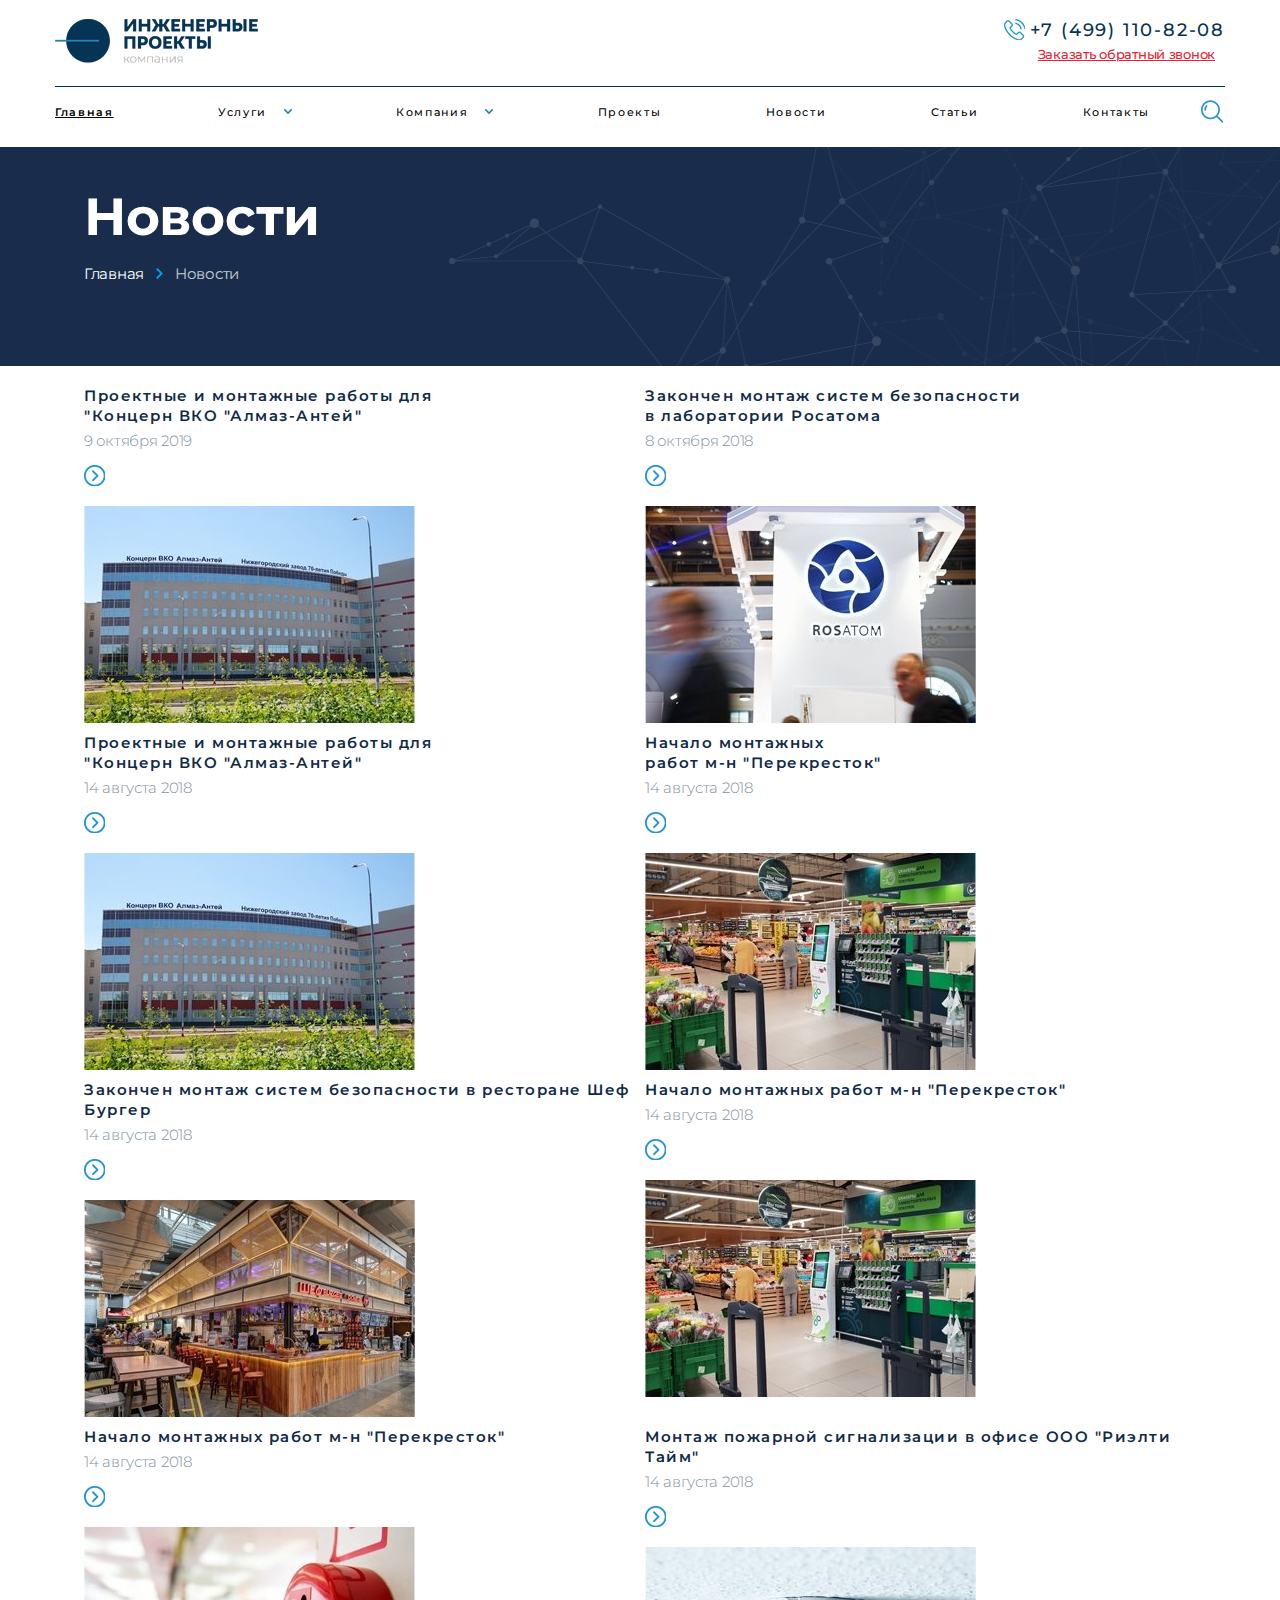
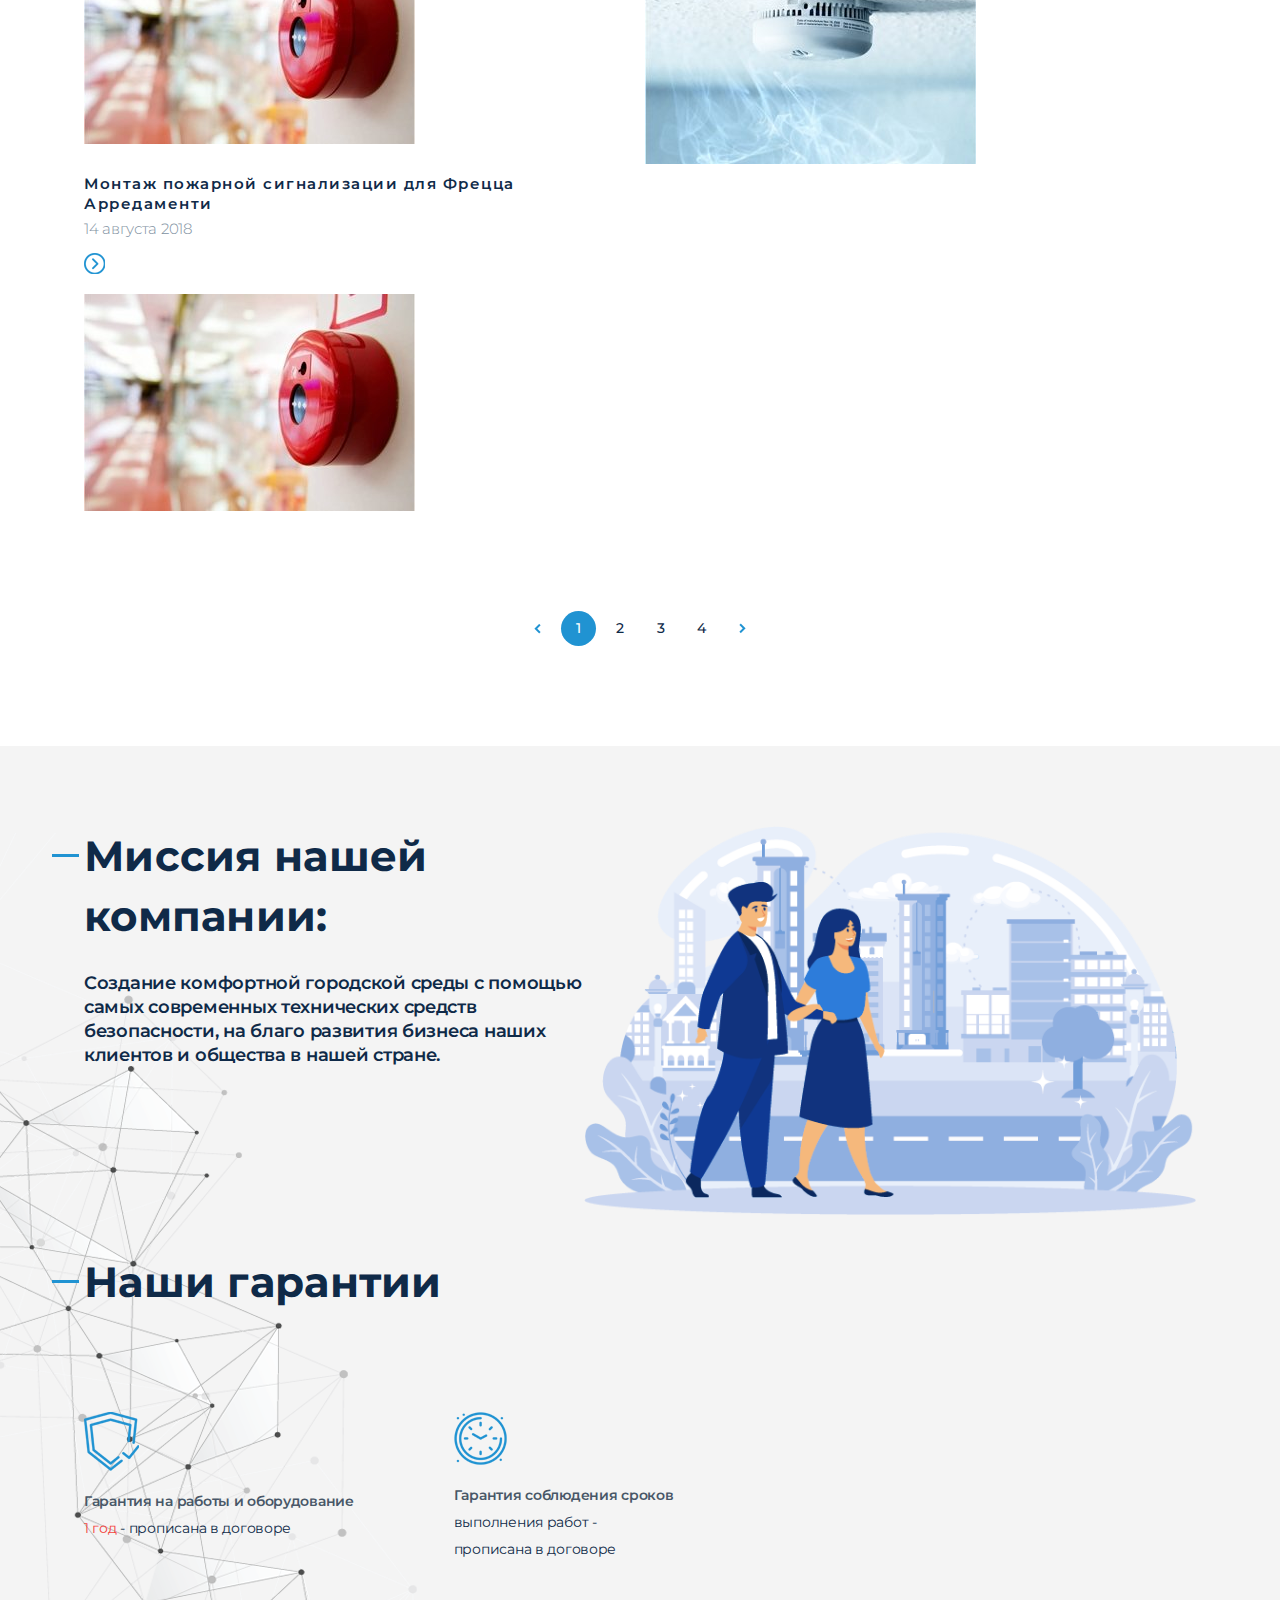
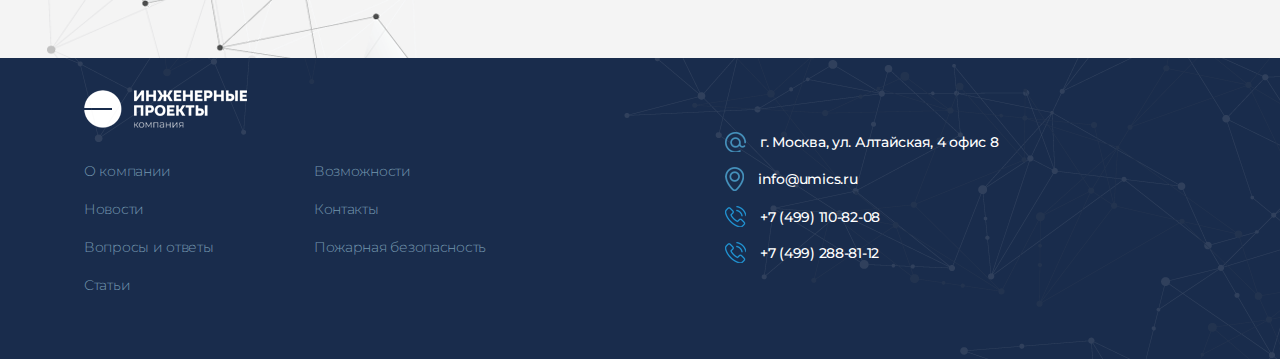
<file: news.html>
<!DOCTYPE html>
<html lang="en">
<head>
    <meta charset="UTF-8">
    <link rel="stylesheet" href="assets/css/style.min.css">
    
    <!-- Useful meta tags -->
    <meta http-equiv="x-ua-compatible" content="ie=edge">
    <meta name="viewport" content="width=device-width, initial-scale=1, shrink-to-fit=no">
    <meta name="robots" content="index, follow">
    <meta name="google" content="notranslate">
    <meta name="format-detection" content="telephone=no">
    <meta name="description" content="">
    
    <title>Новости</title>
</head>
<body>
    <div class="wrapper">
        <header class="header ">
            <div class="container">
                <div class="header__row">
                    <div class="header__bottom">
                        <a href="/" class="logo">
                            <img src="assets/images/logo.png" alt="">
                        </a>
                        <div class="header__phone-wrp">
                            <a class="header__phone" href="tel:+74991108208" style="--btnFz: 22px">
                                <div class="header__phone-icon">
                                    <i class="i-phone"></i>
                                </div>
                                <span> +7 (499) 110-82-08 </span>
                            </a>
                            <a href="#" class="header__call open-modal" data-key="call">
                                Заказать обратный звонок
                            </a>
                        </div>
        
                        <div class="burger">
                            <img src="assets/images/icons/burger.svg" alt="">
                            <img src="assets/images/icons/closeWhite.svg" alt="">
                        </div>
                    </div>
        
                    <nav class="header__nav">
                        <ul>
                            <li class="active">
                                <a href="/">Главная</a>
                            </li>
                            <li>
                                <a class="dropdown-btn" href="services.html">Услуги</a>
                                <ul class="dropdown-menu">
                                    <li>
                                        <a href="#">Пожарная сигнализация</a>
                                        <ul class="dropdown-submenu ">
                                            <li>
                                                <a href="service.html">Проектирование пожарной сигнализации</a>
                                            </li>
                                            <li>
                                                <a href="service.html">Проектирование систем противопожарной защиты</a>
                                            </li>
                                            <li>
                                                <a href="service.html">Монтаж пожарной сигнализации</a>
                                            </li>
                                            <li>
                                                <a href="service.html">Обслуживание пожарной сигнализации в Москве</a>
                                            </li>
                                            <li>
                                                <a href="service.html">Ремонт пожарной сигнализации</a>
                                            </li>
                                        </ul>
                                    </li>
                                    <li>
                                        <a href="#">Огнезащитная обработка</a>
                                        <ul class="dropdown-submenu ">
                                            <li>
                                                <a href="#">
                                                    Огнезащитная обработка дерева</a>
                                            </li>
                                            <li>
                                                <a href="#">Огнезащитная
                                                    обработка металла</a>
                                            </li>
                                            <li>
                                                <a href="#">Огнезащита
                                                    воздуховодов</a>
                                            </li>
                                        </ul>
                                    </li>
                                    <li>
                                        <a href="#">Автоматическое пожаротушение</a>
                                        <ul class="dropdown-submenu ">
                                            <li>
                                                <a href="#">Проектирование
                                                    пожаротушения</a>
                                            </li>
                                            <li>
                                                <a href="#">Монтаж
                                                    водяного пожаротушения</a>
                                            </li>
                                            <li>
                                                <a href="#">Монтаж
                                                    газового пожаротушения</a>
                                            </li>
                                            <li>
                                                <a href="#">Монтаж
                                                    аэрозольного пожаротушения</a>
                                            </li>
                                            <li>
                                                <a href="#">Монтаж
                                                    порошкового пожаротушения</a>
                                            </li>
                                            <li>
                                                <a href="#">Пожаротушение
                                                    тонкораспыленной водой</a>
                                            </li>
                                            <li>
                                                <a href="#">Монтаж
                                                    противопожарного водопровода</a>
                                            </li>
                                            <li>
                                                <a href="#">Проектирование
                                                    водяного пожаротушения</a>
                                            </li>
                                            <li>
                                                <a href="#">Проектирование
                                                    порошкового пожаротушения</a>
                                            </li>
                                        </ul>
                                    </li>
                                    <li>
                                        <a href="#">Видеонаблюдение</a>
                                        <ul class="dropdown-submenu ">
                                            <li class=" ">
                                                <a href="#">Монтаж
                                                    видеонаблюдения</a>
                                            </li>
                                            <li class=" ">
                                                <a href="#">Установка
                                                    камер видеонаблюдения</a>
                                            </li>
                                            <li class=" ">
                                                <a href="#">Видеонаблюдение
                                                    в офисе</a>
                                            </li>
                                            <li class=" ">
                                                <a href="#">Видеонаблюдение
                                                    в кафе</a>
                                            </li>
                                            <li class=" ">
                                                <a href="#">Видеонаблюдение
                                                    в частном доме</a>
                                            </li>
                                            <li class=" ">
                                                <a href="#">Установка
                                                    AHD/TVI/CVI - видеонаблюдения</a>
                                            </li>
                                            <li class=" ">
                                                <a href="#">Установка IP
                                                    видеонаблюдения</a>
                                            </li>
                                        </ul>
                                    </li>
                                    <li>
                                        <a href="#">Охранная сигнализация</a>
                                        <ul class="dropdown-submenu">
                                            <li class=" ">
                                                <a href="#">Установка
                                                    охранной сигнализации</a>
                                            </li>
                                            <li class=" ">
                                                <a href="#">Охранная
                                                    сигнализация для дачи</a>
                                            </li>
                                        </ul>
                                    </li>
                                    <li>
                                        <a href="#">Системы контроля доступа</a>
                                        <ul class="dropdown-submenu ">
                                            <li class=" ">
                                                <a href="#">Установка
                                                    системы контроля доступа</a>
                                            </li>
                                        </ul>
                                    </li>
                                    <li>
                                        <a href="#">Cистемы защиты периметра</a>
                                        <ul class="dropdown-submenu ">
                                            <li class=" ">
                                                <a href="#">Системы
                                                    охраны периметра</a>
                                            </li>
                                            <li class=" ">
                                                <a href="#">Монтаж
                                                    колючей проволоки Егоза</a>
                                            </li>
                                            <li class=" ">
                                                <a href="#">Охранное
                                                    освещение периметра</a>
                                            </li>
                                        </ul>
                                    </li>
                                </ul>
                            </li>
                            <li>
                                <a class="dropdown-btn" href="#">Компания</a>
                                <ul class="dropdown-menu">
                                    <li class=" ">
                                        <a href="licenses.html">Лицензии</a>
                                    </li>
                                    <li class=" ">
                                        <a href="vacancies.html">Вакансии</a>
                                    </li>
                                    <li class=" ">
                                        <a href="projects.html">Проекты</a>
                                    </li>
                                </ul>
                            </li>
                            <li><a href="projects.html">Проекты</a></li>
                            <li><a href="news.html">Новости</a></li>
                            <li><a href="#">Статьи</a></li>
                            <li><a href="contacts.html">Контакты</a></li>
                        </ul>
                        <div class="search">
                            <input type="text" placeholder="Поиск">
                            <button><i class="i-search"></i></button>
                        </div>
        
                    </nav>
                </div>
            </div>
        </header>
        
        
        
        

        <main>
            
            <div class="breads">
                <div class="container">
                    <h1>Новости</h1>
                    <ul>
                        <li><a href="#">Главная</a></li>
                        <li><a href="#">Новости</a></li>
                    </ul>
                </div>
            </div>
            
            <div class="cards">
                <div class="container">
                    <div class="projects__wrp grid" style="--x: 3;--lgx: 1fr 1fr">
                        <a href="#" class="projects__it">
                            <h4 class="miniTitle">Проектные и монтажные
                                работы для <br>
                                "Концерн ВКО "Алмаз-Антей"</h4>
                            <div class="projects__date">9 октября 2019</div>
                            <img src="assets/images/icons/nextBlue.png" alt="">
                            <img src="assets/images/imgs/img12.jpg" alt="">
                        </a>
                        <a href="#" class="projects__it">
                            <h4 class="miniTitle">Закончен монтаж систем
                                безопасности <br>
                                в лаборатории Росатома</h4>
                            <div class="projects__date">8 октября 2018</div>
                            <img src="assets/images/icons/nextBlue.png" alt="">
                            <img src="assets/images/imgs/img18.jpg" alt="">
                        </a>
                        <a href="#" class="projects__it">
                            <h4 class="miniTitle">Проектные и монтажные
                                работы для <br>
                                "Концерн ВКО "Алмаз-Антей"</h4>
                            <div class="projects__date">14 августа 2018</div>
                            <img src="assets/images/icons/nextBlue.png" alt="">
                            <img src="assets/images/imgs/img12.jpg" alt="">
                        </a>
                        <a href="#" class="projects__it">
                            <h4 class="miniTitle">Начало монтажных <br>
                                работ м-н "Перекресток"</h4>
                            <div class="projects__date">14 августа 2018</div>
                            <img src="assets/images/icons/nextBlue.png" alt="">
                            <img src="assets/images/imgs/img15.jpg" alt="">
                        </a>
                        <a href="#" class="projects__it">
                            <h4 class="miniTitle">Закончен монтаж систем безопасности
                                в ресторане Шеф Бургер</h4>
                            <div class="projects__date">14 августа 2018</div>
                            <img src="assets/images/icons/nextBlue.png" alt="">
                            <img src="assets/images/imgs/img17.jpg" alt="">
                        </a>
            
                        <a href="#" class="projects__it">
                            <h4 class="miniTitle">Начало монтажных
                                работ м-н "Перекресток"</h4>
                            <div class="projects__date">14 августа 2018</div>
                            <img src="assets/images/icons/nextBlue.png" alt="">
                            <img src="assets/images/imgs/img15.jpg" alt="">
                        </a>
                        <a href="#" class="projects__it">
                            <h4 class="miniTitle">Начало монтажных
                                работ м-н "Перекресток"</h4>
                            <div class="projects__date">14 августа 2018</div>
                            <img src="assets/images/icons/nextBlue.png" alt="">
                            <img src="assets/images/imgs/img16.jpg" alt="">
                        </a>
                        <a href="#" class="projects__it">
                            <h4 class="miniTitle">Монтаж пожарной сигнализации
                                в офисе ООО "Риэлти Тайм"</h4>
                            <div class="projects__date">14 августа 2018</div>
                            <img src="assets/images/icons/nextBlue.png" alt="">
                            <img src="assets/images/imgs/img19.jpg" alt="">
                        </a>
                        <a href="#" class="projects__it">
                            <h4 class="miniTitle">Монтаж пожарной сигнализации
                                для Фрецца Арредаменти</h4>
                            <div class="projects__date">14 августа 2018</div>
                            <img src="assets/images/icons/nextBlue.png" alt="">
                            <img src="assets/images/imgs/img16.jpg" alt="">
                        </a>
            
                    </div>
                    <div class="pagination">
                        <a href="#"><img src="assets/images/icons/pagLeft.png" alt=""></a>
                        <a class="active" href="#">1</a>
                        <a href="#">2</a>
                        <a href="#">3</a>
                        <a href="#">4</a>
                        <a href="#"><img src="assets/images/icons/pagLeft.png" alt=""></a>
                    </div>
                </div>
            </div>
            
            <div class="mission">
                <img src="assets/images/imgs/bg6.png" class="mission__bg" alt="">
                <div class="container">
                    <div class="mission__wrp">
                        <div>
                            <h2 class="title">Миссия нашей <br> компании:</h2>
                            <p> Cоздание комфортной городской среды с помощью самых современных технических средств безопасности, на
                                благо развития бизнеса наших клиентов и общества в нашей стране.</p>
                        </div>
                        <div>
                            <img src="assets/images/imgs/img10.png" alt="">
                        </div>
                    </div>
                    <div class="garanty">
                        <h2 class="title">Наши гарантии</h2>
                        <ul>
                            <li>
                                <img src="assets/images/icons/block.png" alt="">
                                <p><b>Гарантия на работы и оборудование</b> <span class="red">1 год</span> - прописана в договоре</p>
                            </li>
                            <li>
                                <img src="assets/images/icons/time.png" alt="">
                                <p><b>Гарантия соблюдения сроков</b> выполнения работ -<br> прописана в договоре</p>
                            </li>
                        </ul>
                    </div>
                </div>
            </div>        </main>

        <footer class="footer">
            <img class="footer__bg" src="assets/images/imgs/bg3.png" alt="">
            <div class="container">
                <img src="assets/images/logoWhite.png" alt="">
        
                <div class="footer__wrp">
                    <div class="footer__l">
                        <ul class="footer__c">
                            <li><a href="#">О компании</a></li>
                            <li><a href="#">Возможности</a></li>
                            <li><a href="#">Новости</a></li>
                            <li><a href="#">Контакты</a></li>
                            <li><a href="#">Вопросы и ответы</a></li>
                            <li><a href="#">Пожарная безопасность</a></li>
                            <li><a href="#">Статьи</a></li>
                        </ul>
                    </div>
        
                    <div class="footer__r">
                        <ul>
                            <li><a href="https://goo.gl/maps/u3gKWPWcGnBuNRTG9"><i class="i-email"></i>г. Москва, ул. Алтайская, 4 офис 8</a></li>
                            <li><a href="mailto:info@umics.ru"><i class="i-geo"></i>info@umics.ru</a></li>
                            <li><a href="tel:+74991108208"><i class="i-phone"></i>+7 (499) 110-82-08</a></li>
                            <li><a href="tel:+74992888112"><i class="i-phone"></i>+7 (499) 288-81-12</a></li>
                        </ul>
                    </div>
                </div>
            </div>
        </footer>
    </div>

    <div class="modal modal-call">
        <div class="modal__wrp">
            <div class="modal-close">
                <img src="assets/images/icons/closeWhite.svg" alt="">
            </div>
            <div class="modal__box ">
                <div class="modal__box-icon">
                    <i class="i-phone white"></i>
                </div>
                <div>
                    <div class="modal__title">Обратный звонок</div>
                    <p>Представьтесь, мы вам перезвоним.</p>
                </div>
            </div>
            <div class="modal-form bnr__fon">
                <div class="inputBox required">
                    <label>ФИО:</label>
                    <input type="text" required>
                </div>
                <div class="inputBox required">
                    <label>Телефон:</label>
                    <input type="text" required>
                </div>
                <div class="inputBox required">
                    <label>Подтвердите, что вы не робот: </label>
                    <!--                    CAPTCHA-->
                </div>
            </div>
            <div class="modal__bottom">
                <div class="modal-req">
                    <span>*</span>
                    - Обязательные поля
                </div>
                <a href="#" class="btn btn-blue">Отправить</a>
            </div>
        </div>
    </div>
    <div class="modal modal-question">
        <div class="modal__wrp">
            <div class="modal-close">
                <img src="assets/images/icons/closeWhite.svg" alt="">
            </div>
            <div class="modal__box bnr__fon">
                <div class="modal__box-icon">
                    <i class="i-phone white"></i>
                </div>
                <div>
                    <div class="modal__title">Задать вопрос</div>
                    <p>Манеджеры компании с радостью ответят на ваши вопросы и произведут расчет стоимости услуг и
                        подготовят идивидуальное коммерческое предложение.</p>
                </div>
            </div>
            <div class="modal-form ">
                <div class="inputBox required">
                    <label>Ваше имя:</label>
                    <input type="text" required>
                </div>
                <div class="inputBox required">
                    <label>Телефон:</label>
                    <input type="text" required>
                </div>
                <div class="inputBox required">
                    <label>Email:</label>
                    <input type="text" required>
                </div>
                <div class="inputBox required">
                    <label>Сообщение:</label>
                    <textarea></textarea>
                </div>
                <div class="inputBox required">
                    <label>Подтвердите, что вы не робот: </label>
                    <!--                    CAPTCHA-->
                </div>
            </div>
            <div class="modal__bottom">
                <div class="modal-req">
                    <span>*</span>
                    - Обязательные поля
                </div>
                <a href="#" class="btn btn-blue">Отправить</a>
            </div>
        </div>
    </div>

    <script src="https://code.jquery.com/jquery-3.6.0.min.js" integrity="sha256-/xUj+3OJU5yExlq6GSYGSHk7tPXikynS7ogEvDej/m4=" crossorigin="anonymous"></script>
    <script src="assets/js/app.js"></script>
</body>
</html>
</file>
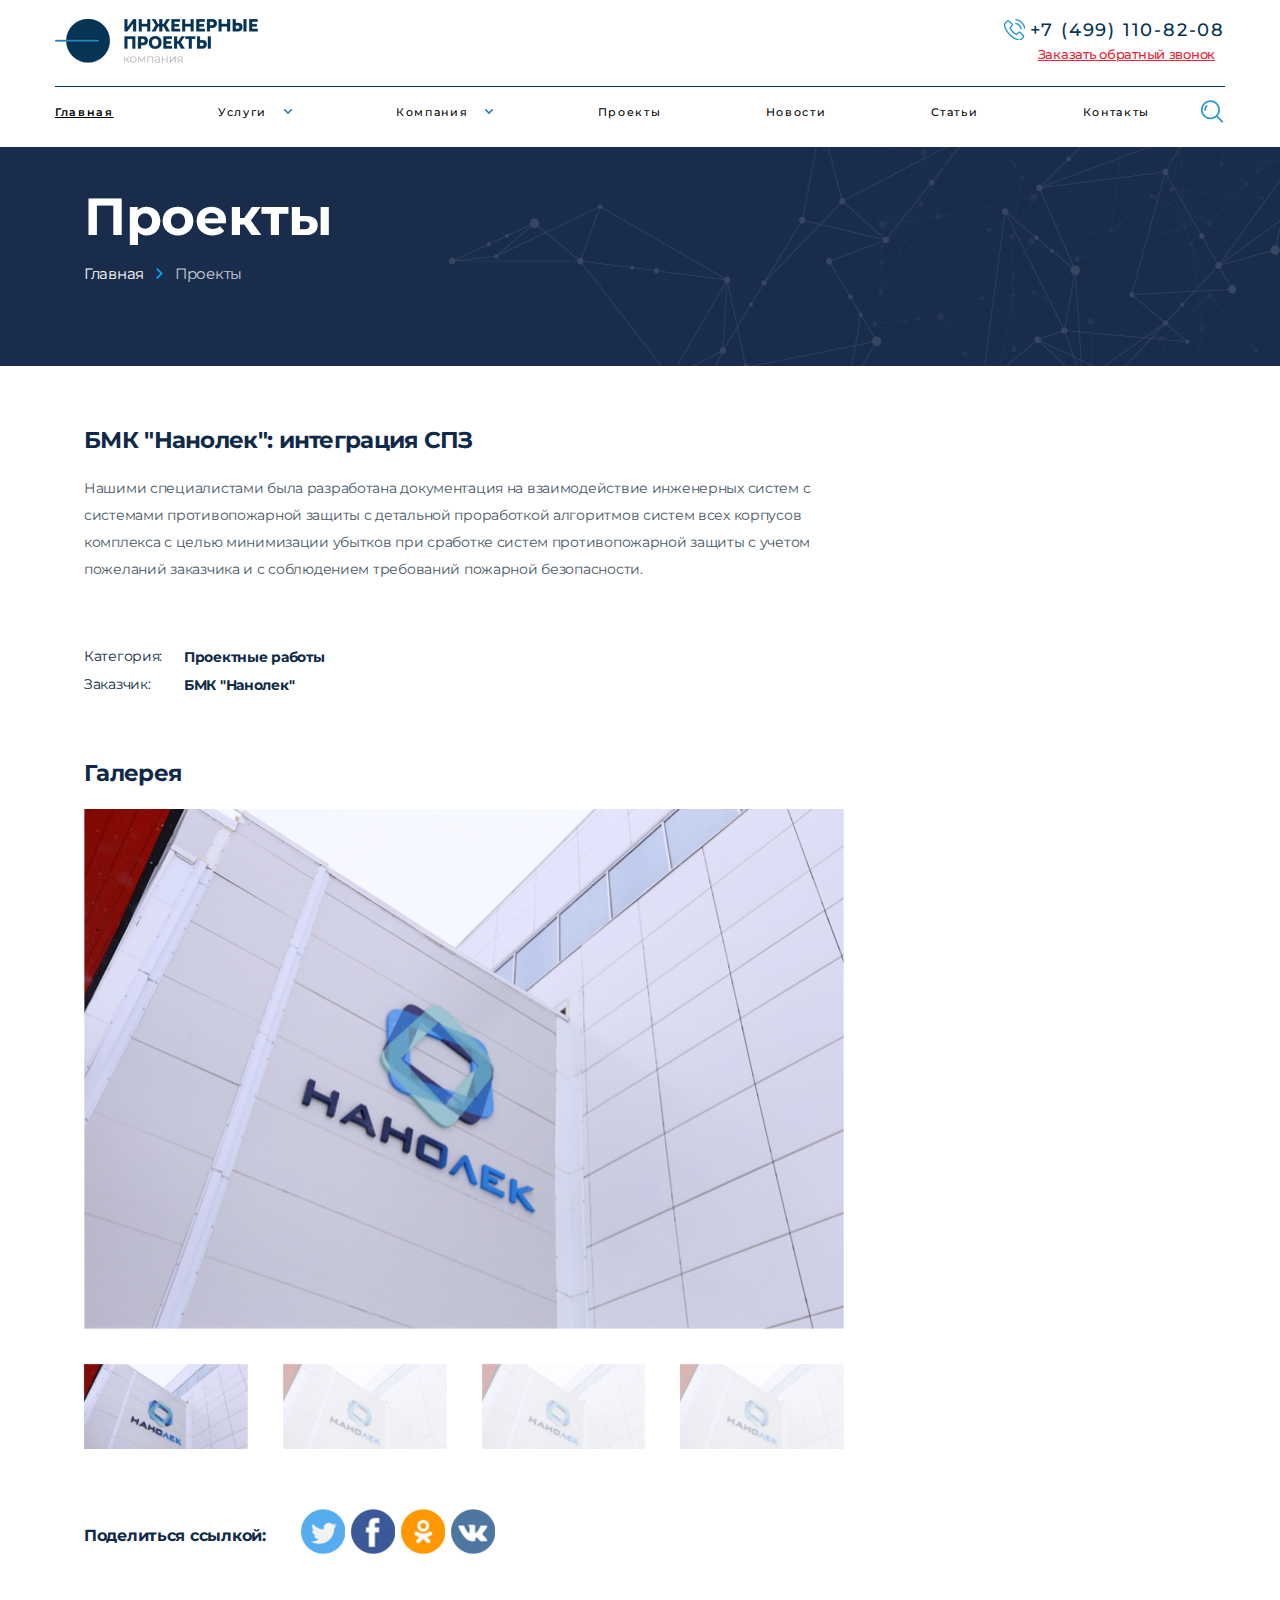
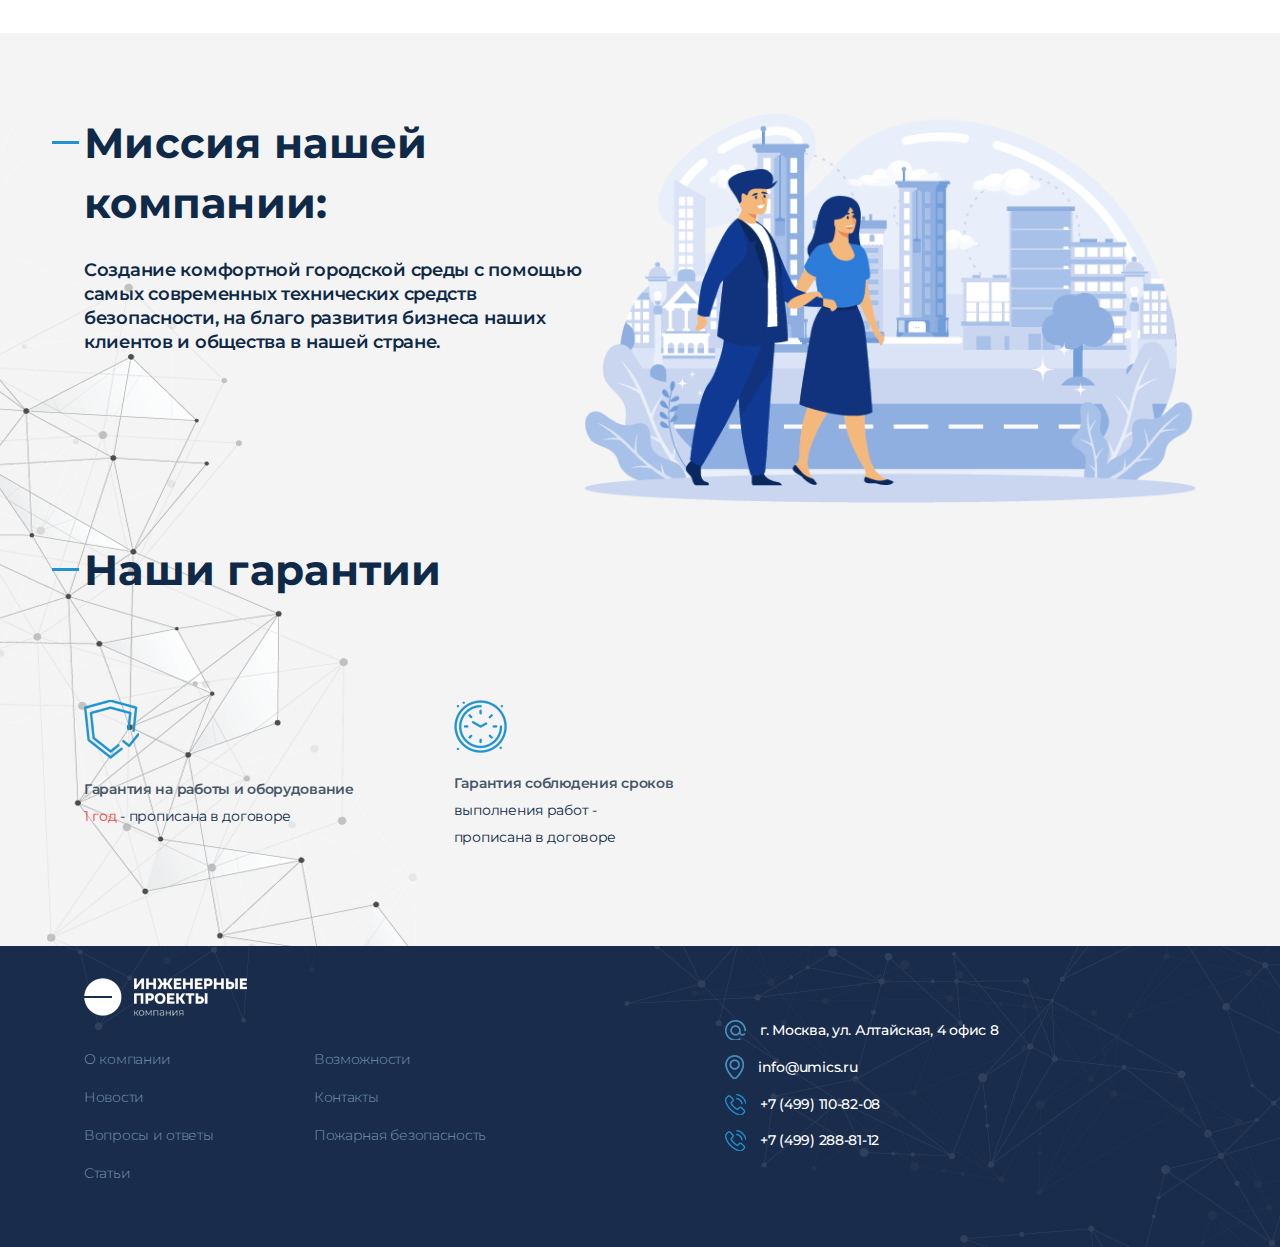
<file: project.html>
<!DOCTYPE html>
<html lang="en">
<head>
    <meta charset="UTF-8">
    <link rel="stylesheet" href="assets/css/style.min.css">
    
    <!-- Useful meta tags -->
    <meta http-equiv="x-ua-compatible" content="ie=edge">
    <meta name="viewport" content="width=device-width, initial-scale=1, shrink-to-fit=no">
    <meta name="robots" content="index, follow">
    <meta name="google" content="notranslate">
    <meta name="format-detection" content="telephone=no">
    <meta name="description" content="">
    
    <title>Новости</title>
</head>
<body>
    <div class="wrapper">
        <header class="header ">
            <div class="container">
                <div class="header__row">
                    <div class="header__bottom">
                        <a href="/" class="logo">
                            <img src="assets/images/logo.png" alt="">
                        </a>
                        <div class="header__phone-wrp">
                            <a class="header__phone" href="tel:+74991108208" style="--btnFz: 22px">
                                <div class="header__phone-icon">
                                    <i class="i-phone"></i>
                                </div>
                                <span> +7 (499) 110-82-08 </span>
                            </a>
                            <a href="#" class="header__call open-modal" data-key="call">
                                Заказать обратный звонок
                            </a>
                        </div>
        
                        <div class="burger">
                            <img src="assets/images/icons/burger.svg" alt="">
                            <img src="assets/images/icons/closeWhite.svg" alt="">
                        </div>
                    </div>
        
                    <nav class="header__nav">
                        <ul>
                            <li class="active">
                                <a href="/">Главная</a>
                            </li>
                            <li>
                                <a class="dropdown-btn" href="services.html">Услуги</a>
                                <ul class="dropdown-menu">
                                    <li>
                                        <a href="#">Пожарная сигнализация</a>
                                        <ul class="dropdown-submenu ">
                                            <li>
                                                <a href="service.html">Проектирование пожарной сигнализации</a>
                                            </li>
                                            <li>
                                                <a href="service.html">Проектирование систем противопожарной защиты</a>
                                            </li>
                                            <li>
                                                <a href="service.html">Монтаж пожарной сигнализации</a>
                                            </li>
                                            <li>
                                                <a href="service.html">Обслуживание пожарной сигнализации в Москве</a>
                                            </li>
                                            <li>
                                                <a href="service.html">Ремонт пожарной сигнализации</a>
                                            </li>
                                        </ul>
                                    </li>
                                    <li>
                                        <a href="#">Огнезащитная обработка</a>
                                        <ul class="dropdown-submenu ">
                                            <li>
                                                <a href="#">
                                                    Огнезащитная обработка дерева</a>
                                            </li>
                                            <li>
                                                <a href="#">Огнезащитная
                                                    обработка металла</a>
                                            </li>
                                            <li>
                                                <a href="#">Огнезащита
                                                    воздуховодов</a>
                                            </li>
                                        </ul>
                                    </li>
                                    <li>
                                        <a href="#">Автоматическое пожаротушение</a>
                                        <ul class="dropdown-submenu ">
                                            <li>
                                                <a href="#">Проектирование
                                                    пожаротушения</a>
                                            </li>
                                            <li>
                                                <a href="#">Монтаж
                                                    водяного пожаротушения</a>
                                            </li>
                                            <li>
                                                <a href="#">Монтаж
                                                    газового пожаротушения</a>
                                            </li>
                                            <li>
                                                <a href="#">Монтаж
                                                    аэрозольного пожаротушения</a>
                                            </li>
                                            <li>
                                                <a href="#">Монтаж
                                                    порошкового пожаротушения</a>
                                            </li>
                                            <li>
                                                <a href="#">Пожаротушение
                                                    тонкораспыленной водой</a>
                                            </li>
                                            <li>
                                                <a href="#">Монтаж
                                                    противопожарного водопровода</a>
                                            </li>
                                            <li>
                                                <a href="#">Проектирование
                                                    водяного пожаротушения</a>
                                            </li>
                                            <li>
                                                <a href="#">Проектирование
                                                    порошкового пожаротушения</a>
                                            </li>
                                        </ul>
                                    </li>
                                    <li>
                                        <a href="#">Видеонаблюдение</a>
                                        <ul class="dropdown-submenu ">
                                            <li class=" ">
                                                <a href="#">Монтаж
                                                    видеонаблюдения</a>
                                            </li>
                                            <li class=" ">
                                                <a href="#">Установка
                                                    камер видеонаблюдения</a>
                                            </li>
                                            <li class=" ">
                                                <a href="#">Видеонаблюдение
                                                    в офисе</a>
                                            </li>
                                            <li class=" ">
                                                <a href="#">Видеонаблюдение
                                                    в кафе</a>
                                            </li>
                                            <li class=" ">
                                                <a href="#">Видеонаблюдение
                                                    в частном доме</a>
                                            </li>
                                            <li class=" ">
                                                <a href="#">Установка
                                                    AHD/TVI/CVI - видеонаблюдения</a>
                                            </li>
                                            <li class=" ">
                                                <a href="#">Установка IP
                                                    видеонаблюдения</a>
                                            </li>
                                        </ul>
                                    </li>
                                    <li>
                                        <a href="#">Охранная сигнализация</a>
                                        <ul class="dropdown-submenu">
                                            <li class=" ">
                                                <a href="#">Установка
                                                    охранной сигнализации</a>
                                            </li>
                                            <li class=" ">
                                                <a href="#">Охранная
                                                    сигнализация для дачи</a>
                                            </li>
                                        </ul>
                                    </li>
                                    <li>
                                        <a href="#">Системы контроля доступа</a>
                                        <ul class="dropdown-submenu ">
                                            <li class=" ">
                                                <a href="#">Установка
                                                    системы контроля доступа</a>
                                            </li>
                                        </ul>
                                    </li>
                                    <li>
                                        <a href="#">Cистемы защиты периметра</a>
                                        <ul class="dropdown-submenu ">
                                            <li class=" ">
                                                <a href="#">Системы
                                                    охраны периметра</a>
                                            </li>
                                            <li class=" ">
                                                <a href="#">Монтаж
                                                    колючей проволоки Егоза</a>
                                            </li>
                                            <li class=" ">
                                                <a href="#">Охранное
                                                    освещение периметра</a>
                                            </li>
                                        </ul>
                                    </li>
                                </ul>
                            </li>
                            <li>
                                <a class="dropdown-btn" href="#">Компания</a>
                                <ul class="dropdown-menu">
                                    <li class=" ">
                                        <a href="licenses.html">Лицензии</a>
                                    </li>
                                    <li class=" ">
                                        <a href="vacancies.html">Вакансии</a>
                                    </li>
                                    <li class=" ">
                                        <a href="projects.html">Проекты</a>
                                    </li>
                                </ul>
                            </li>
                            <li><a href="projects.html">Проекты</a></li>
                            <li><a href="news.html">Новости</a></li>
                            <li><a href="#">Статьи</a></li>
                            <li><a href="contacts.html">Контакты</a></li>
                        </ul>
                        <div class="search">
                            <input type="text" placeholder="Поиск">
                            <button><i class="i-search"></i></button>
                        </div>
        
                    </nav>
                </div>
            </div>
        </header>
        
        
        
        

        <main>
            
            <div class="breads">
                <div class="container">
                    <h1>Проекты</h1>
                    <ul>
                        <li><a href="#">Главная</a></li>
                        <li><a href="#">Проекты</a></li>
                    </ul>
                </div>
            </div>
            
            
            <div class=" project">
                <div class="container">
                    <div class="project__block">
                        <h3 class="project__subtt" style="margin-top: 60px">БМК "Нанолек": интеграция СПЗ</h3>
                        <div class="project__txt">
                            <p>Нашими специалистами была разработана документация на взаимодействие инженерных систем с
                                системами противопожарной защиты с детальной проработкой алгоритмов систем всех корпусов
                                комплекса с целью минимизации убытков при сработке систем противопожарной защиты с учетом
                                пожеланий заказчика и с соблюдением требований пожарной безопасности.</p>
                        </div>
                        <div class="project__list">
                            <div class="project__list-item">
                                <div>Категория:</div>
                                <div>Проектные работы</div>
                            </div>
                            <div class="project__list-item">
                                <div>Заказчик:</div>
                                <div>БМК "Нанолек"</div>
                            </div>
                        </div>
                        <h3 class="project__subtt">Галерея</h3>
                        <div class="project__wrp">
                            <div class="project__l">
                                <div class="swiper project__swiper">
                                    <div class="swiper-wrapper">
                                        <div class="swiper-slide project__swiper-it">
                                            <img src="assets/images/imgs/img25.png" alt="">
                                        </div>
                                        <div class="swiper-slide project__swiper-it">
                                            <img src="assets/images/imgs/img25.png" alt="">
                                        </div>
                                        <div class="swiper-slide project__swiper-it">
                                            <img src="assets/images/imgs/img25.png" alt="">
                                        </div>
                                        <div class="swiper-slide project__swiper-it">
                                            <img src="assets/images/imgs/img25.png" alt="">
                                        </div>
                                        <div class="swiper-slide project__swiper-it">
                                            <img src="assets/images/imgs/img25.png" alt="">
                                        </div>
                                        <div class="swiper-slide project__swiper-it">
                                            <img src="assets/images/imgs/img25.png" alt="">
                                        </div>
                                        <div class="swiper-slide project__swiper-it">
                                            <img src="assets/images/imgs/img25.png" alt="">
                                        </div>
                                        <div class="swiper-slide project__swiper-it">
                                            <img src="assets/images/imgs/img25.png" alt="">
                                        </div>
                                        <div class="swiper-slide project__swiper-it">
                                            <img src="assets/images/imgs/img25.png" alt="">
                                        </div>
                                    </div>
                                    <!--                        <div class="swiper-button-next project__swiper-next"></div>-->
                                    <!--                        <div class="swiper-button-prev project__swiper-prev"></div>-->
                                </div>
                                <div class="swiper project__swiper-mini">
                                    <div class="swiper-wrapper">
                                        <div class="swiper-slide active">
                                            <img src="assets/images/imgs/img25.png" alt="">
                                        </div>
                                        <div class="swiper-slide ">
                                            <img src="assets/images/imgs/img25.png" alt="">
                                        </div>
                                        <div class="swiper-slide ">
                                            <img src="assets/images/imgs/img25.png" alt="">
                                        </div>
                                        <div class="swiper-slide ">
                                            <img src="assets/images/imgs/img25.png" alt="">
                                        </div>
                                        <div class="swiper-slide">
                                            <img src="assets/images/imgs/img25.png" alt="">
                                        </div>
                                        <div class="swiper-slide ">
                                            <img src="assets/images/imgs/img25.png" alt="">
                                        </div>
                                        <div class="swiper-slide ">
                                            <img src="assets/images/imgs/img25.png" alt="">
                                        </div>
                                        <div class="swiper-slide ">
                                            <img src="assets/images/imgs/img25.png" alt="">
                                        </div>
                                        <div class="swiper-slide">
                                            <img src="assets/images/imgs/img25.png" alt="">
                                        </div>
                                    </div>
                                    <!--                        <div class="swiper-button-next project__swiper-mini-next"></div>-->
                                    <!--                        <div class="swiper-button-prev project__swiper-mini-prev"></div>-->
                                </div>
                            </div>
            
                        </div>
            
            
                        <div class="project__bottom">
                            <div class="links">
                                <div>Поделиться ссылкой:</div>
                                <ul>
                                    <li><a href="#"><i class="i i-twitter"></i></a></li>
                                    <li><a href="#"><i class="i i-fb"></i></a></li>
                                    <li><a href="#"><i class="i i-ok"></i></a></li>
                                    <li><a href="#"><i class="i i-vk"></i></a></li>
                                </ul>
                            </div>
                        </div>
                    </div>
                </div>
            
            </div>
            
            <div class="mission">
                <img src="assets/images/imgs/bg6.png" class="mission__bg" alt="">
                <div class="container">
                    <div class="mission__wrp">
                        <div>
                            <h2 class="title">Миссия нашей <br> компании:</h2>
                            <p> Cоздание комфортной городской среды с помощью самых современных технических средств безопасности, на
                                благо развития бизнеса наших клиентов и общества в нашей стране.</p>
                        </div>
                        <div>
                            <img src="assets/images/imgs/img10.png" alt="">
                        </div>
                    </div>
                    <div class="garanty">
                        <h2 class="title">Наши гарантии</h2>
                        <ul>
                            <li>
                                <img src="assets/images/icons/block.png" alt="">
                                <p><b>Гарантия на работы и оборудование</b> <span class="red">1 год</span> - прописана в договоре</p>
                            </li>
                            <li>
                                <img src="assets/images/icons/time.png" alt="">
                                <p><b>Гарантия соблюдения сроков</b> выполнения работ -<br> прописана в договоре</p>
                            </li>
                        </ul>
                    </div>
                </div>
            </div>
            
            <!--<div class="new">-->
            <!--    <div class="container">-->
            <!--        <div class="new__wrp">-->
            <!--            <div class="new__l">-->
            <!--                <time class="badge">8 Мая 2020</time>-->
            <!--                <p>Выполнены проектные работы системы пожарной сигнализации и системы оповещения о пожаре двух-->
            <!--                    зданий Федеральной службы войск национальной гвардии Российской Федерации в г. Москва.-->
            <!--                    Проектные работы выполнялись по итогу электронного аукциона ФЗ-44. Работы выполнены в-->
            <!--                    срок.</p>-->
            <!--            </div>-->
            <!--            <div class="new__r">-->
            <!--                <img class="new__img" src="assets/images/imgs/a4d50b3801b97a2c31bf0f8b19c785c8.jpg" alt="">-->
            <!--                <div class="infoBlock">-->
            <!--                    <p>Менеджеры компании с радостью ответят на ваши вопросы и произведут расчет стоимости услуг-->
            <!--                        и подготовят индивидуальное коммерческое предложение.</p>-->
            <!--                    <a href="#" class="btn btn-blue btn-sm open-modal" data-key="question">Задать вопрос</a>-->
            <!--                </div>-->
            <!--            </div>-->
            <!--        </div>-->
            <!--        <div class="bnr-mini bnr__fon">-->
            <!--            <a href="#" class="btn btn-blue btn-sm">Заказать услугу</a>-->
            <!--            <div class="bnr-mini-text">-->
            <!--                <p>Оформите заявку на сайте, мы свяжемся с вами в ближайшее время и ответим на все интересующие вопросы.</p>-->
            <!--            </div>-->
            <!--        </div>-->
            
            <!--        <div class="linksOffset">-->
            <!--            <div class="links">
                <div>Поделиться ссылкой:</div>
                <ul>
                    <li><a href="#"><i class="i i-twitter"></i></a></li>
                    <li><a href="#"><i class="i i-fb"></i></a></li>
                    <li><a href="#"><i class="i i-ok"></i></a></li>
                    <li><a href="#"><i class="i i-vk"></i></a></li>
                </ul>
            </div>
            -->
            <!--        </div>-->
            
            <!--        <div class="backOffset">-->
            <!--            <a href="#" class="back">
                <?xml version="1.0" ?><svg baseProfile="tiny" height="20px" id="Layer_1" version="1.2" viewBox="0 0 24 24" width="20px" xml:space="preserve" xmlns="http://www.w3.org/2000/svg" xmlns:xlink="http://www.w3.org/1999/xlink"><path d="M13,5.499c-0.256,0-0.512,0.097-0.707,0.292C12.098,5.987,12,6.243,12,6.499v2.559c-4.5,0.498-8,4.309-8,8.941v1  c2.245-3.423,5.25-3.92,8-3.989v2.489c0,0.255,0.098,0.512,0.293,0.707s0.451,0.293,0.707,0.293s0.512-0.098,0.707-0.293L20,11.999  l-6.293-6.208C13.512,5.596,13.256,5.499,13,5.499z"/></svg>
                <span>Вернуться к списку</span>
            </a>
            -->
            <!--        </div>-->
            
            <!--    </div>-->
            
            <!--</div>-->
            
            
        </main>

        <footer class="footer">
            <img class="footer__bg" src="assets/images/imgs/bg3.png" alt="">
            <div class="container">
                <img src="assets/images/logoWhite.png" alt="">
        
                <div class="footer__wrp">
                    <div class="footer__l">
                        <ul class="footer__c">
                            <li><a href="#">О компании</a></li>
                            <li><a href="#">Возможности</a></li>
                            <li><a href="#">Новости</a></li>
                            <li><a href="#">Контакты</a></li>
                            <li><a href="#">Вопросы и ответы</a></li>
                            <li><a href="#">Пожарная безопасность</a></li>
                            <li><a href="#">Статьи</a></li>
                        </ul>
                    </div>
        
                    <div class="footer__r">
                        <ul>
                            <li><a href="https://goo.gl/maps/u3gKWPWcGnBuNRTG9"><i class="i-email"></i>г. Москва, ул. Алтайская, 4 офис 8</a></li>
                            <li><a href="mailto:info@umics.ru"><i class="i-geo"></i>info@umics.ru</a></li>
                            <li><a href="tel:+74991108208"><i class="i-phone"></i>+7 (499) 110-82-08</a></li>
                            <li><a href="tel:+74992888112"><i class="i-phone"></i>+7 (499) 288-81-12</a></li>
                        </ul>
                    </div>
                </div>
            </div>
        </footer>
    </div>

    <div class="modal modal-call">
        <div class="modal__wrp">
            <div class="modal-close">
                <img src="assets/images/icons/closeWhite.svg" alt="">
            </div>
            <div class="modal__box ">
                <div class="modal__box-icon">
                    <i class="i-phone white"></i>
                </div>
                <div>
                    <div class="modal__title">Обратный звонок</div>
                    <p>Представьтесь, мы вам перезвоним.</p>
                </div>
            </div>
            <div class="modal-form bnr__fon">
                <div class="inputBox required">
                    <label>ФИО:</label>
                    <input type="text" required>
                </div>
                <div class="inputBox required">
                    <label>Телефон:</label>
                    <input type="text" required>
                </div>
                <div class="inputBox required">
                    <label>Подтвердите, что вы не робот: </label>
                    <!--                    CAPTCHA-->
                </div>
            </div>
            <div class="modal__bottom">
                <div class="modal-req">
                    <span>*</span>
                    - Обязательные поля
                </div>
                <a href="#" class="btn btn-blue">Отправить</a>
            </div>
        </div>
    </div>
    <div class="modal modal-question">
        <div class="modal__wrp">
            <div class="modal-close">
                <img src="assets/images/icons/closeWhite.svg" alt="">
            </div>
            <div class="modal__box bnr__fon">
                <div class="modal__box-icon">
                    <i class="i-phone white"></i>
                </div>
                <div>
                    <div class="modal__title">Задать вопрос</div>
                    <p>Манеджеры компании с радостью ответят на ваши вопросы и произведут расчет стоимости услуг и
                        подготовят идивидуальное коммерческое предложение.</p>
                </div>
            </div>
            <div class="modal-form ">
                <div class="inputBox required">
                    <label>Ваше имя:</label>
                    <input type="text" required>
                </div>
                <div class="inputBox required">
                    <label>Телефон:</label>
                    <input type="text" required>
                </div>
                <div class="inputBox required">
                    <label>Email:</label>
                    <input type="text" required>
                </div>
                <div class="inputBox required">
                    <label>Сообщение:</label>
                    <textarea></textarea>
                </div>
                <div class="inputBox required">
                    <label>Подтвердите, что вы не робот: </label>
                    <!--                    CAPTCHA-->
                </div>
            </div>
            <div class="modal__bottom">
                <div class="modal-req">
                    <span>*</span>
                    - Обязательные поля
                </div>
                <a href="#" class="btn btn-blue">Отправить</a>
            </div>
        </div>
    </div>


    <script src="https://code.jquery.com/jquery-3.6.0.min.js"
            integrity="sha256-/xUj+3OJU5yExlq6GSYGSHk7tPXikynS7ogEvDej/m4=" crossorigin="anonymous"></script>
    <script src="https://unpkg.com/swiper@8/swiper-bundle.min.js"></script>
    <script src="assets/js/app.js"></script>
</body>
</html>
</file>
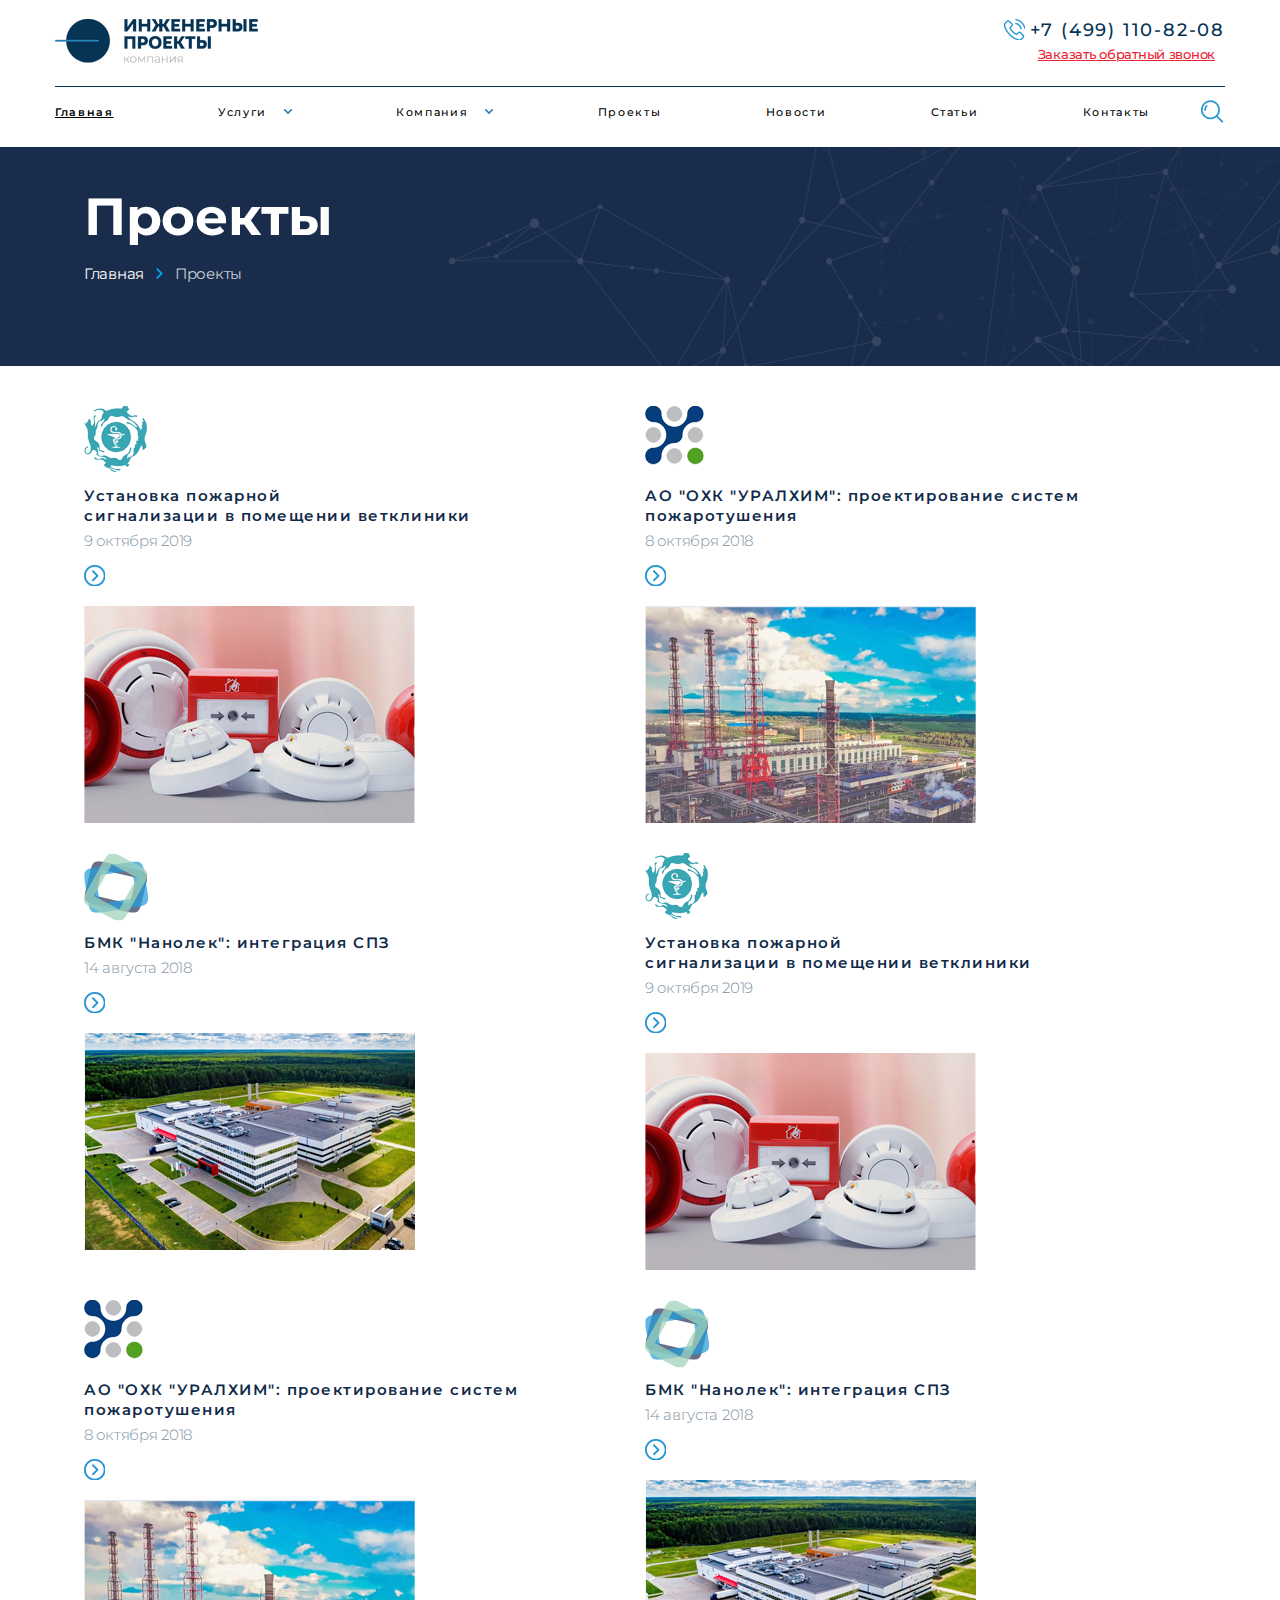
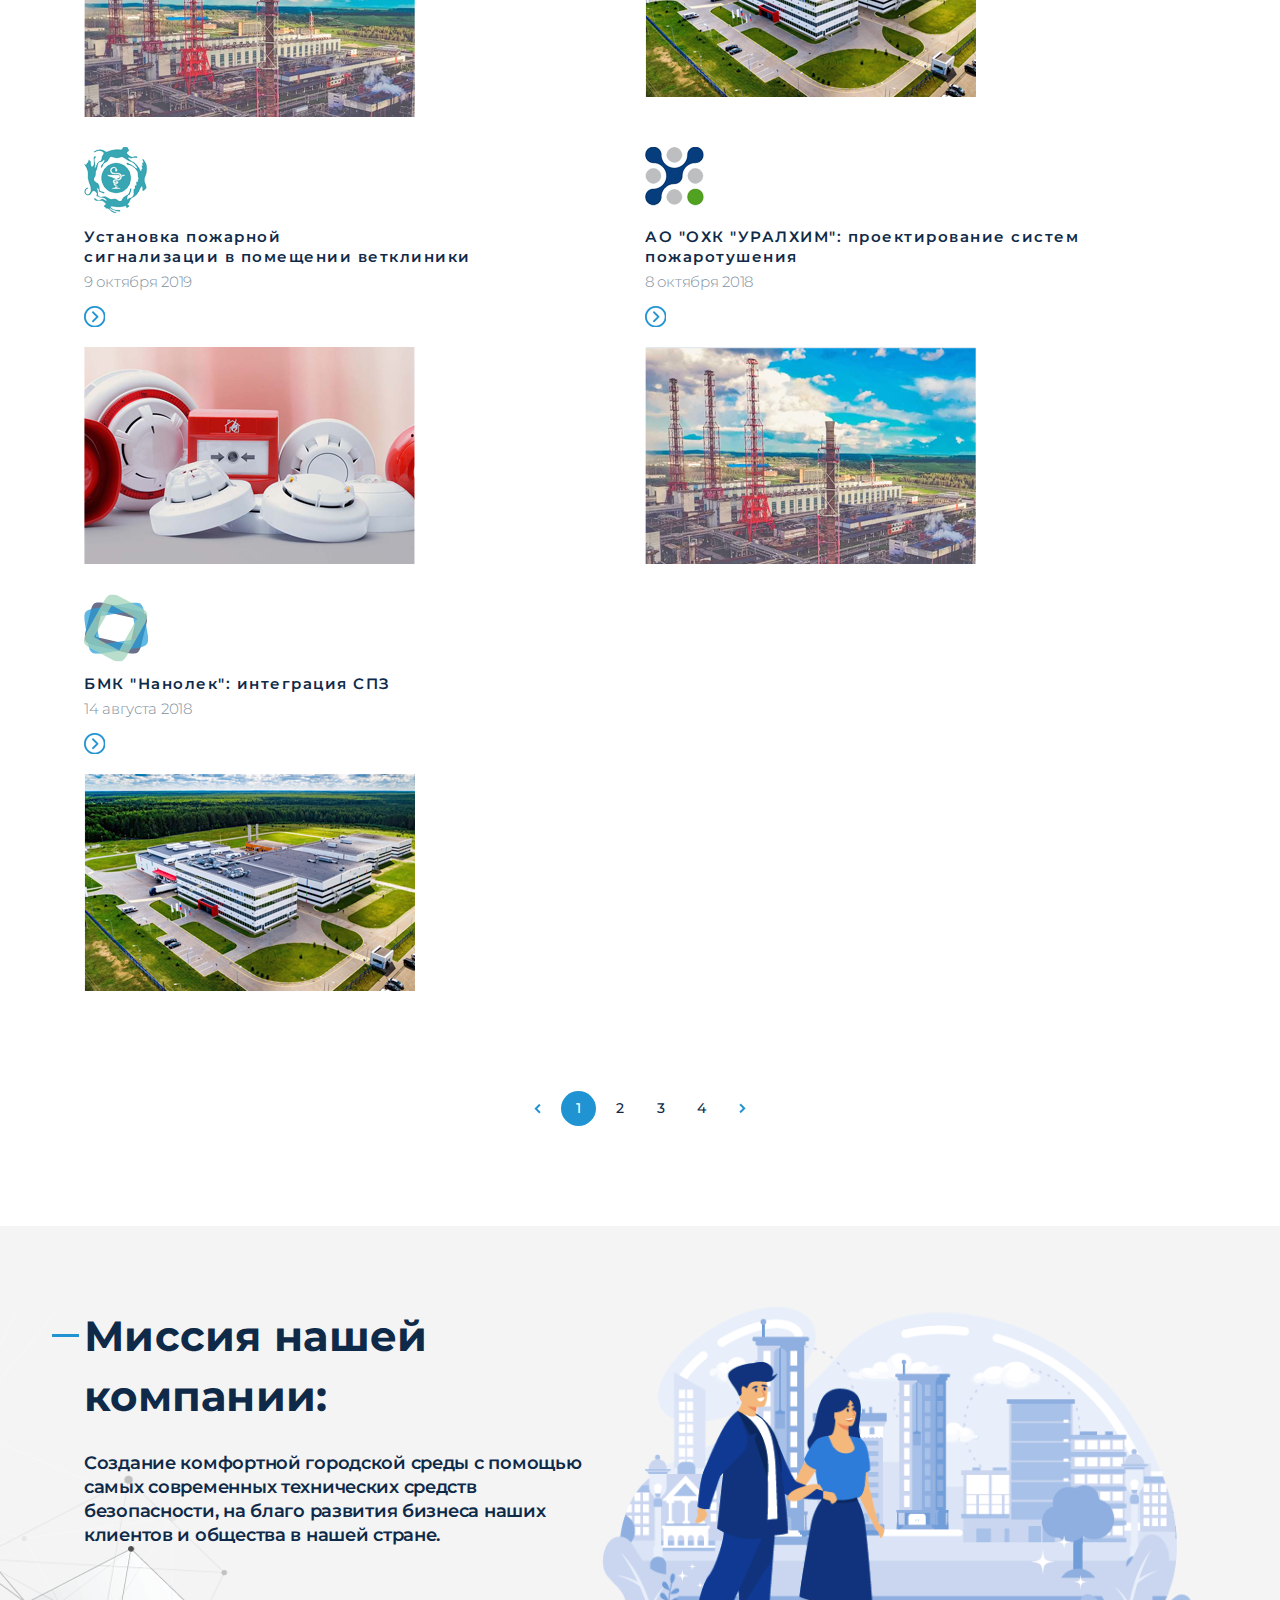
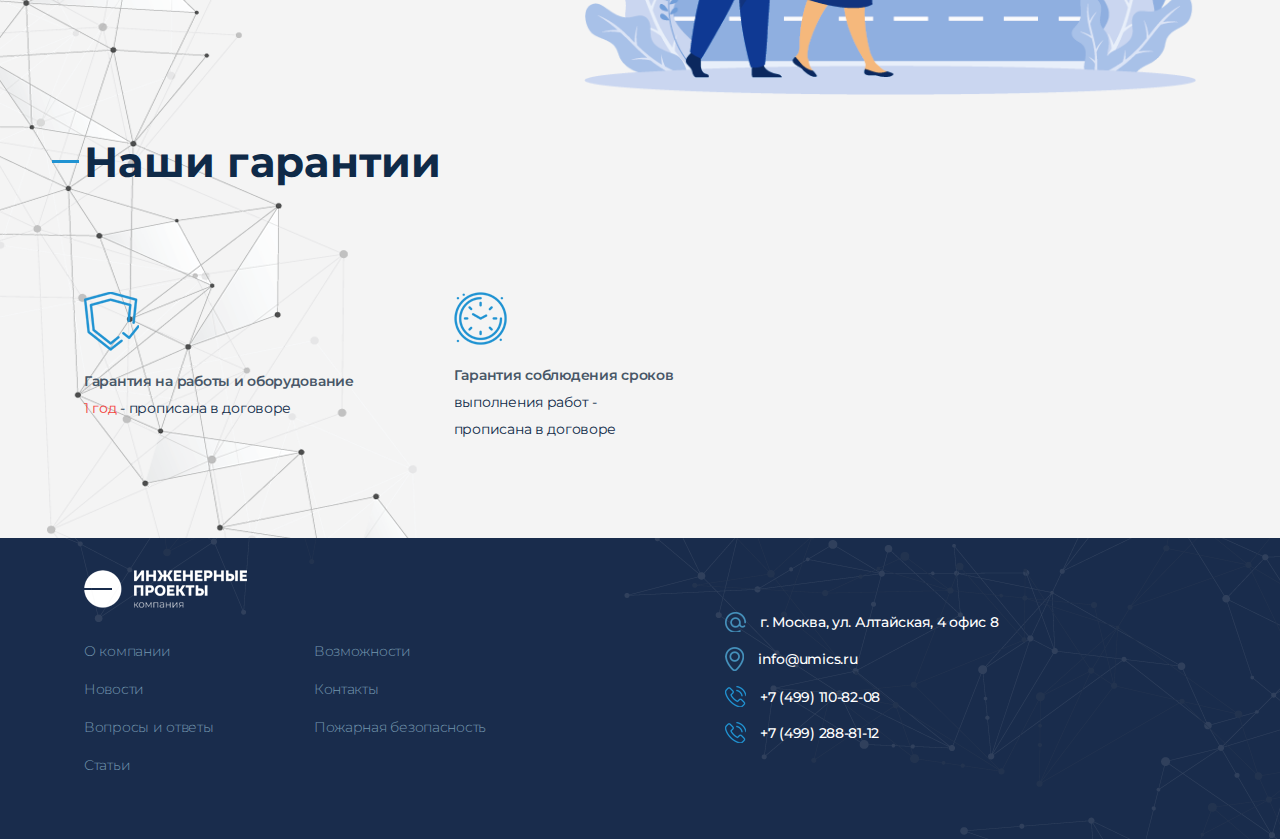
<file: projects.html>
<!DOCTYPE html>
<html lang="en">
<head>
    <meta charset="UTF-8">
    <link rel="stylesheet" href="assets/css/style.min.css">
    
    <!-- Useful meta tags -->
    <meta http-equiv="x-ua-compatible" content="ie=edge">
    <meta name="viewport" content="width=device-width, initial-scale=1, shrink-to-fit=no">
    <meta name="robots" content="index, follow">
    <meta name="google" content="notranslate">
    <meta name="format-detection" content="telephone=no">
    <meta name="description" content="">
    
    <title>Проекты</title>
</head>
<body>
    <div class="wrapper">
        <header class="header ">
            <div class="container">
                <div class="header__row">
                    <div class="header__bottom">
                        <a href="/" class="logo">
                            <img src="assets/images/logo.png" alt="">
                        </a>
                        <div class="header__phone-wrp">
                            <a class="header__phone" href="tel:+74991108208" style="--btnFz: 22px">
                                <div class="header__phone-icon">
                                    <i class="i-phone"></i>
                                </div>
                                <span> +7 (499) 110-82-08 </span>
                            </a>
                            <a href="#" class="header__call open-modal" data-key="call">
                                Заказать обратный звонок
                            </a>
                        </div>
        
                        <div class="burger">
                            <img src="assets/images/icons/burger.svg" alt="">
                            <img src="assets/images/icons/closeWhite.svg" alt="">
                        </div>
                    </div>
        
                    <nav class="header__nav">
                        <ul>
                            <li class="active">
                                <a href="/">Главная</a>
                            </li>
                            <li>
                                <a class="dropdown-btn" href="services.html">Услуги</a>
                                <ul class="dropdown-menu">
                                    <li>
                                        <a href="#">Пожарная сигнализация</a>
                                        <ul class="dropdown-submenu ">
                                            <li>
                                                <a href="service.html">Проектирование пожарной сигнализации</a>
                                            </li>
                                            <li>
                                                <a href="service.html">Проектирование систем противопожарной защиты</a>
                                            </li>
                                            <li>
                                                <a href="service.html">Монтаж пожарной сигнализации</a>
                                            </li>
                                            <li>
                                                <a href="service.html">Обслуживание пожарной сигнализации в Москве</a>
                                            </li>
                                            <li>
                                                <a href="service.html">Ремонт пожарной сигнализации</a>
                                            </li>
                                        </ul>
                                    </li>
                                    <li>
                                        <a href="#">Огнезащитная обработка</a>
                                        <ul class="dropdown-submenu ">
                                            <li>
                                                <a href="#">
                                                    Огнезащитная обработка дерева</a>
                                            </li>
                                            <li>
                                                <a href="#">Огнезащитная
                                                    обработка металла</a>
                                            </li>
                                            <li>
                                                <a href="#">Огнезащита
                                                    воздуховодов</a>
                                            </li>
                                        </ul>
                                    </li>
                                    <li>
                                        <a href="#">Автоматическое пожаротушение</a>
                                        <ul class="dropdown-submenu ">
                                            <li>
                                                <a href="#">Проектирование
                                                    пожаротушения</a>
                                            </li>
                                            <li>
                                                <a href="#">Монтаж
                                                    водяного пожаротушения</a>
                                            </li>
                                            <li>
                                                <a href="#">Монтаж
                                                    газового пожаротушения</a>
                                            </li>
                                            <li>
                                                <a href="#">Монтаж
                                                    аэрозольного пожаротушения</a>
                                            </li>
                                            <li>
                                                <a href="#">Монтаж
                                                    порошкового пожаротушения</a>
                                            </li>
                                            <li>
                                                <a href="#">Пожаротушение
                                                    тонкораспыленной водой</a>
                                            </li>
                                            <li>
                                                <a href="#">Монтаж
                                                    противопожарного водопровода</a>
                                            </li>
                                            <li>
                                                <a href="#">Проектирование
                                                    водяного пожаротушения</a>
                                            </li>
                                            <li>
                                                <a href="#">Проектирование
                                                    порошкового пожаротушения</a>
                                            </li>
                                        </ul>
                                    </li>
                                    <li>
                                        <a href="#">Видеонаблюдение</a>
                                        <ul class="dropdown-submenu ">
                                            <li class=" ">
                                                <a href="#">Монтаж
                                                    видеонаблюдения</a>
                                            </li>
                                            <li class=" ">
                                                <a href="#">Установка
                                                    камер видеонаблюдения</a>
                                            </li>
                                            <li class=" ">
                                                <a href="#">Видеонаблюдение
                                                    в офисе</a>
                                            </li>
                                            <li class=" ">
                                                <a href="#">Видеонаблюдение
                                                    в кафе</a>
                                            </li>
                                            <li class=" ">
                                                <a href="#">Видеонаблюдение
                                                    в частном доме</a>
                                            </li>
                                            <li class=" ">
                                                <a href="#">Установка
                                                    AHD/TVI/CVI - видеонаблюдения</a>
                                            </li>
                                            <li class=" ">
                                                <a href="#">Установка IP
                                                    видеонаблюдения</a>
                                            </li>
                                        </ul>
                                    </li>
                                    <li>
                                        <a href="#">Охранная сигнализация</a>
                                        <ul class="dropdown-submenu">
                                            <li class=" ">
                                                <a href="#">Установка
                                                    охранной сигнализации</a>
                                            </li>
                                            <li class=" ">
                                                <a href="#">Охранная
                                                    сигнализация для дачи</a>
                                            </li>
                                        </ul>
                                    </li>
                                    <li>
                                        <a href="#">Системы контроля доступа</a>
                                        <ul class="dropdown-submenu ">
                                            <li class=" ">
                                                <a href="#">Установка
                                                    системы контроля доступа</a>
                                            </li>
                                        </ul>
                                    </li>
                                    <li>
                                        <a href="#">Cистемы защиты периметра</a>
                                        <ul class="dropdown-submenu ">
                                            <li class=" ">
                                                <a href="#">Системы
                                                    охраны периметра</a>
                                            </li>
                                            <li class=" ">
                                                <a href="#">Монтаж
                                                    колючей проволоки Егоза</a>
                                            </li>
                                            <li class=" ">
                                                <a href="#">Охранное
                                                    освещение периметра</a>
                                            </li>
                                        </ul>
                                    </li>
                                </ul>
                            </li>
                            <li>
                                <a class="dropdown-btn" href="#">Компания</a>
                                <ul class="dropdown-menu">
                                    <li class=" ">
                                        <a href="licenses.html">Лицензии</a>
                                    </li>
                                    <li class=" ">
                                        <a href="vacancies.html">Вакансии</a>
                                    </li>
                                    <li class=" ">
                                        <a href="projects.html">Проекты</a>
                                    </li>
                                </ul>
                            </li>
                            <li><a href="projects.html">Проекты</a></li>
                            <li><a href="news.html">Новости</a></li>
                            <li><a href="#">Статьи</a></li>
                            <li><a href="contacts.html">Контакты</a></li>
                        </ul>
                        <div class="search">
                            <input type="text" placeholder="Поиск">
                            <button><i class="i-search"></i></button>
                        </div>
        
                    </nav>
                </div>
            </div>
        </header>
        
        
        
        

        <main>
            
            <div class="breads">
                <div class="container">
                    <h1>Проекты</h1>
                    <ul>
                        <li><a href="#">Главная</a></li>
                        <li><a href="#">Проекты</a></li>
                    </ul>
                </div>
            </div>
            
            
            <div class="cards">
                <div class="container">
                    <div class="projects__wrp grid" style="--x: 3;--lgx: 1fr 1fr">
                        <a href="#" class="projects__it">
                            <div class="projects__img">
                                <img src="assets/images/imgs/img4.png" alt="">
                            </div>
                            <h4 class="miniTitle">Установка пожарной <br>
                                сигнализации в помещении
                                ветклиники</h4>
                            <div class="projects__date">9 октября 2019</div>
                            <img src="assets/images/icons/nextBlue.png" alt="">
                            <img src="assets/images/imgs/img7.png" alt="">
                        </a>
                        <a href="#" class="projects__it">
                            <div class="projects__img">
                                <img src="assets/images/imgs/img5.png" alt="">
                            </div>
                            <h4 class="miniTitle">АО "ОХК "УРАЛХИМ": проектирование систем пожаротушения</h4>
                            <div class="projects__date">8 октября 2018</div>
                            <img src="assets/images/icons/nextBlue.png" alt="">
                            <img src="assets/images/imgs/img8.png" alt="">
                        </a>
                        <a href="#" class="projects__it">
                            <div class="projects__img">
                                <img src="assets/images/imgs/img6.png" alt="">
                            </div>
                            <h4 class="miniTitle">БМК "Нанолек": интеграция СПЗ</h4>
                            <div class="projects__date">14 августа 2018</div>
                            <img src="assets/images/icons/nextBlue.png" alt="">
                            <img src="assets/images/imgs/img9.png" alt="">
                        </a>
                        <a href="#" class="projects__it">
                            <div class="projects__img">
                                <img src="assets/images/imgs/img4.png" alt="">
                            </div>
                            <h4 class="miniTitle">Установка пожарной <br>
                                сигнализации в помещении
                                ветклиники</h4>
                            <div class="projects__date">9 октября 2019</div>
                            <img src="assets/images/icons/nextBlue.png" alt="">
                            <img src="assets/images/imgs/img7.png" alt="">
                        </a>
                        <a href="#" class="projects__it">
                            <div class="projects__img">
                                <img src="assets/images/imgs/img5.png" alt="">
                            </div>
                            <h4 class="miniTitle">АО "ОХК "УРАЛХИМ": проектирование систем пожаротушения</h4>
                            <div class="projects__date">8 октября 2018</div>
                            <img src="assets/images/icons/nextBlue.png" alt="">
                            <img src="assets/images/imgs/img8.png" alt="">
                        </a>
                        <a href="#" class="projects__it">
                            <div class="projects__img">
                                <img src="assets/images/imgs/img6.png" alt="">
                            </div>
                            <h4 class="miniTitle">БМК "Нанолек": интеграция СПЗ</h4>
                            <div class="projects__date">14 августа 2018</div>
                            <img src="assets/images/icons/nextBlue.png" alt="">
                            <img src="assets/images/imgs/img9.png" alt="">
                        </a>
                        <a href="#" class="projects__it">
                            <div class="projects__img">
                                <img src="assets/images/imgs/img4.png" alt="">
                            </div>
                            <h4 class="miniTitle">Установка пожарной <br>
                                сигнализации в помещении
                                ветклиники</h4>
                            <div class="projects__date">9 октября 2019</div>
                            <img src="assets/images/icons/nextBlue.png" alt="">
                            <img src="assets/images/imgs/img7.png" alt="">
                        </a>
                        <a href="#" class="projects__it">
                            <div class="projects__img">
                                <img src="assets/images/imgs/img5.png" alt="">
                            </div>
                            <h4 class="miniTitle">АО "ОХК "УРАЛХИМ": проектирование систем пожаротушения</h4>
                            <div class="projects__date">8 октября 2018</div>
                            <img src="assets/images/icons/nextBlue.png" alt="">
                            <img src="assets/images/imgs/img8.png" alt="">
                        </a>
                        <a href="#" class="projects__it">
                            <div class="projects__img">
                                <img src="assets/images/imgs/img6.png" alt="">
                            </div>
                            <h4 class="miniTitle">БМК "Нанолек": интеграция СПЗ</h4>
                            <div class="projects__date">14 августа 2018</div>
                            <img src="assets/images/icons/nextBlue.png" alt="">
                            <img src="assets/images/imgs/img9.png" alt="">
                        </a>
                    </div>
                    <div class="pagination">
                        <a href="#"><img src="assets/images/icons/pagLeft.png" alt=""></a>
                        <a class="active" href="#">1</a>
                        <a href="#">2</a>
                        <a href="#">3</a>
                        <a href="#">4</a>
                        <a href="#"><img src="assets/images/icons/pagLeft.png" alt=""></a>
                    </div>
                </div>
            </div>
            
            <div class="mission">
                <img src="assets/images/imgs/bg6.png" class="mission__bg" alt="">
                <div class="container">
                    <div class="mission__wrp">
                        <div>
                            <h2 class="title">Миссия нашей <br> компании:</h2>
                            <p> Cоздание комфортной городской среды с помощью самых современных технических средств безопасности, на
                                благо развития бизнеса наших клиентов и общества в нашей стране.</p>
                        </div>
                        <div>
                            <img src="assets/images/imgs/img10.png" alt="">
                        </div>
                    </div>
                    <div class="garanty">
                        <h2 class="title">Наши гарантии</h2>
                        <ul>
                            <li>
                                <img src="assets/images/icons/block.png" alt="">
                                <p><b>Гарантия на работы и оборудование</b> <span class="red">1 год</span> - прописана в договоре</p>
                            </li>
                            <li>
                                <img src="assets/images/icons/time.png" alt="">
                                <p><b>Гарантия соблюдения сроков</b> выполнения работ -<br> прописана в договоре</p>
                            </li>
                        </ul>
                    </div>
                </div>
            </div>        </main>

        <footer class="footer">
            <img class="footer__bg" src="assets/images/imgs/bg3.png" alt="">
            <div class="container">
                <img src="assets/images/logoWhite.png" alt="">
        
                <div class="footer__wrp">
                    <div class="footer__l">
                        <ul class="footer__c">
                            <li><a href="#">О компании</a></li>
                            <li><a href="#">Возможности</a></li>
                            <li><a href="#">Новости</a></li>
                            <li><a href="#">Контакты</a></li>
                            <li><a href="#">Вопросы и ответы</a></li>
                            <li><a href="#">Пожарная безопасность</a></li>
                            <li><a href="#">Статьи</a></li>
                        </ul>
                    </div>
        
                    <div class="footer__r">
                        <ul>
                            <li><a href="https://goo.gl/maps/u3gKWPWcGnBuNRTG9"><i class="i-email"></i>г. Москва, ул. Алтайская, 4 офис 8</a></li>
                            <li><a href="mailto:info@umics.ru"><i class="i-geo"></i>info@umics.ru</a></li>
                            <li><a href="tel:+74991108208"><i class="i-phone"></i>+7 (499) 110-82-08</a></li>
                            <li><a href="tel:+74992888112"><i class="i-phone"></i>+7 (499) 288-81-12</a></li>
                        </ul>
                    </div>
                </div>
            </div>
        </footer>
    </div>

    <div class="modal modal-call">
        <div class="modal__wrp">
            <div class="modal-close">
                <img src="assets/images/icons/closeWhite.svg" alt="">
            </div>
            <div class="modal__box ">
                <div class="modal__box-icon">
                    <i class="i-phone white"></i>
                </div>
                <div>
                    <div class="modal__title">Обратный звонок</div>
                    <p>Представьтесь, мы вам перезвоним.</p>
                </div>
            </div>
            <div class="modal-form bnr__fon">
                <div class="inputBox required">
                    <label>ФИО:</label>
                    <input type="text" required>
                </div>
                <div class="inputBox required">
                    <label>Телефон:</label>
                    <input type="text" required>
                </div>
                <div class="inputBox required">
                    <label>Подтвердите, что вы не робот: </label>
                    <!--                    CAPTCHA-->
                </div>
            </div>
            <div class="modal__bottom">
                <div class="modal-req">
                    <span>*</span>
                    - Обязательные поля
                </div>
                <a href="#" class="btn btn-blue">Отправить</a>
            </div>
        </div>
    </div>
    <div class="modal modal-question">
        <div class="modal__wrp">
            <div class="modal-close">
                <img src="assets/images/icons/closeWhite.svg" alt="">
            </div>
            <div class="modal__box bnr__fon">
                <div class="modal__box-icon">
                    <i class="i-phone white"></i>
                </div>
                <div>
                    <div class="modal__title">Задать вопрос</div>
                    <p>Манеджеры компании с радостью ответят на ваши вопросы и произведут расчет стоимости услуг и
                        подготовят идивидуальное коммерческое предложение.</p>
                </div>
            </div>
            <div class="modal-form ">
                <div class="inputBox required">
                    <label>Ваше имя:</label>
                    <input type="text" required>
                </div>
                <div class="inputBox required">
                    <label>Телефон:</label>
                    <input type="text" required>
                </div>
                <div class="inputBox required">
                    <label>Email:</label>
                    <input type="text" required>
                </div>
                <div class="inputBox required">
                    <label>Сообщение:</label>
                    <textarea></textarea>
                </div>
                <div class="inputBox required">
                    <label>Подтвердите, что вы не робот: </label>
                    <!--                    CAPTCHA-->
                </div>
            </div>
            <div class="modal__bottom">
                <div class="modal-req">
                    <span>*</span>
                    - Обязательные поля
                </div>
                <a href="#" class="btn btn-blue">Отправить</a>
            </div>
        </div>
    </div>

    <script src="https://code.jquery.com/jquery-3.6.0.min.js" integrity="sha256-/xUj+3OJU5yExlq6GSYGSHk7tPXikynS7ogEvDej/m4=" crossorigin="anonymous"></script>
    <script src="assets/js/app.js"></script>
</body>
</html>
</file>
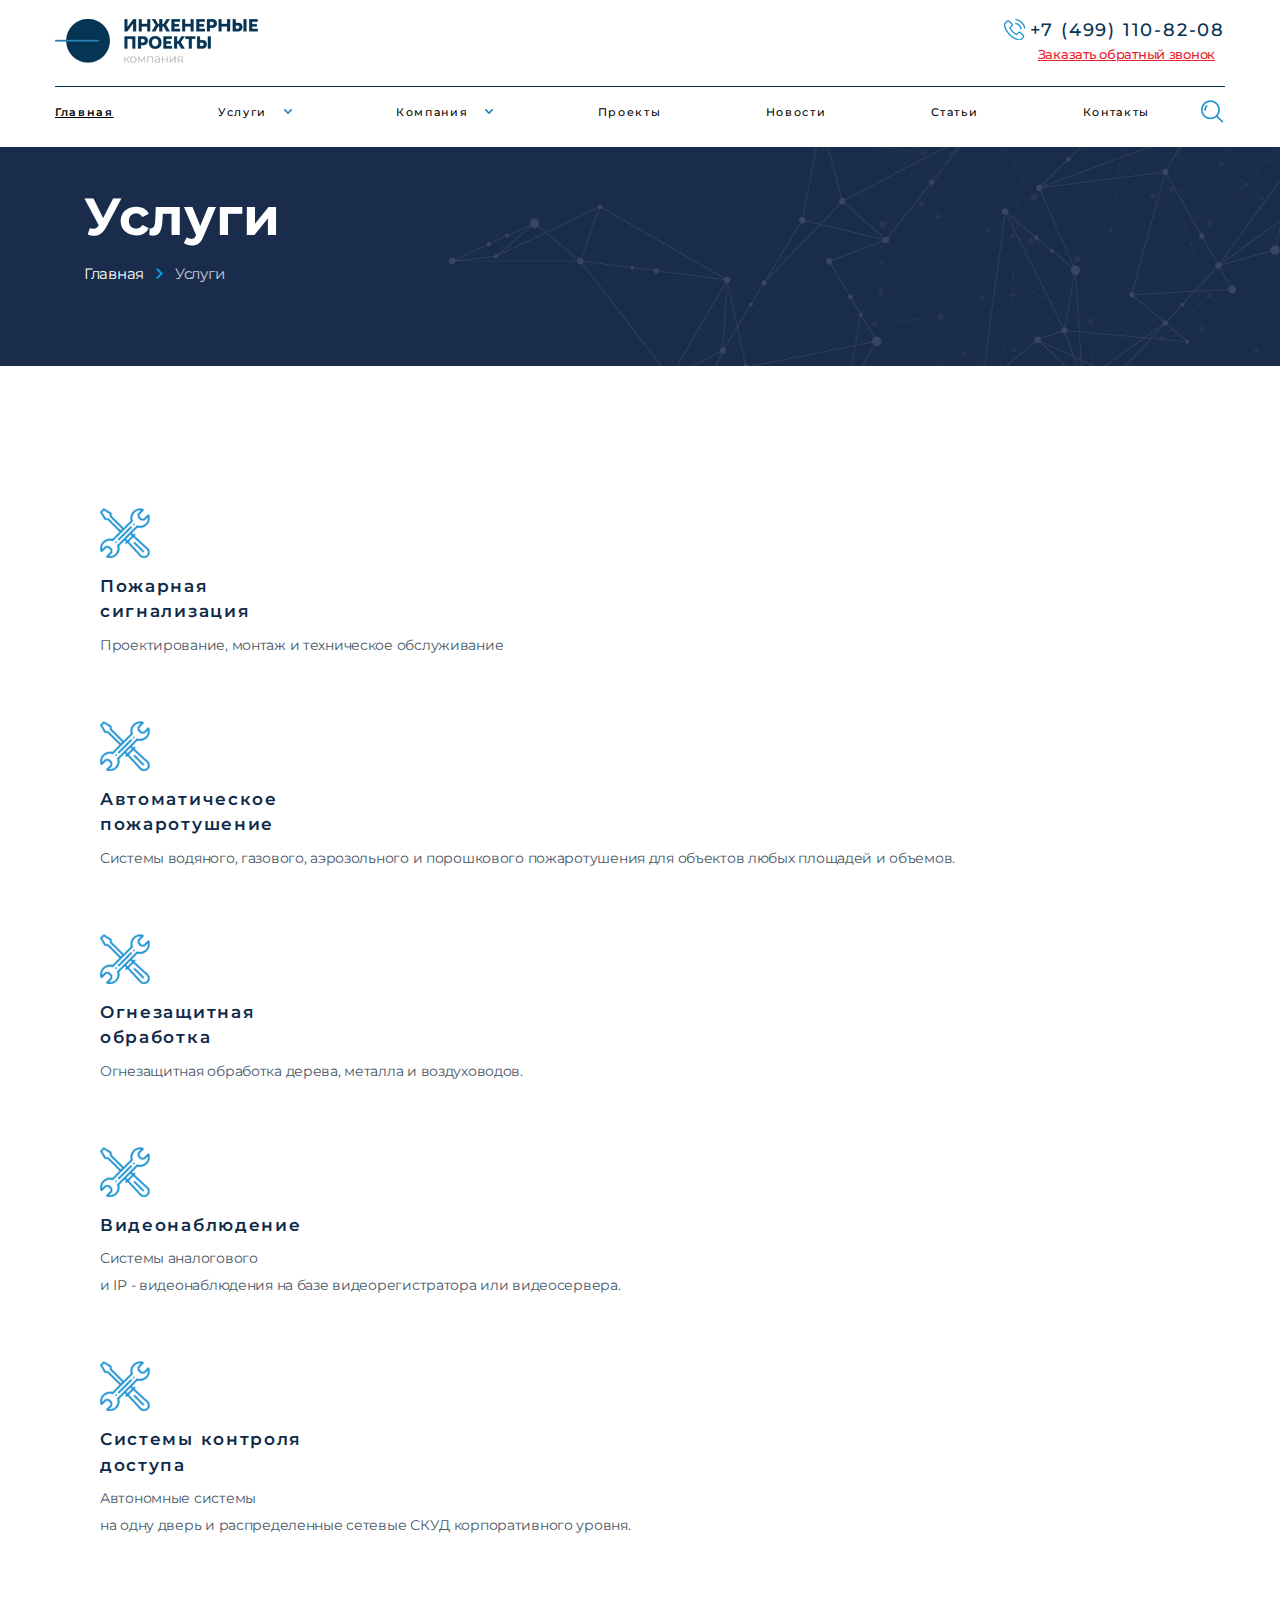
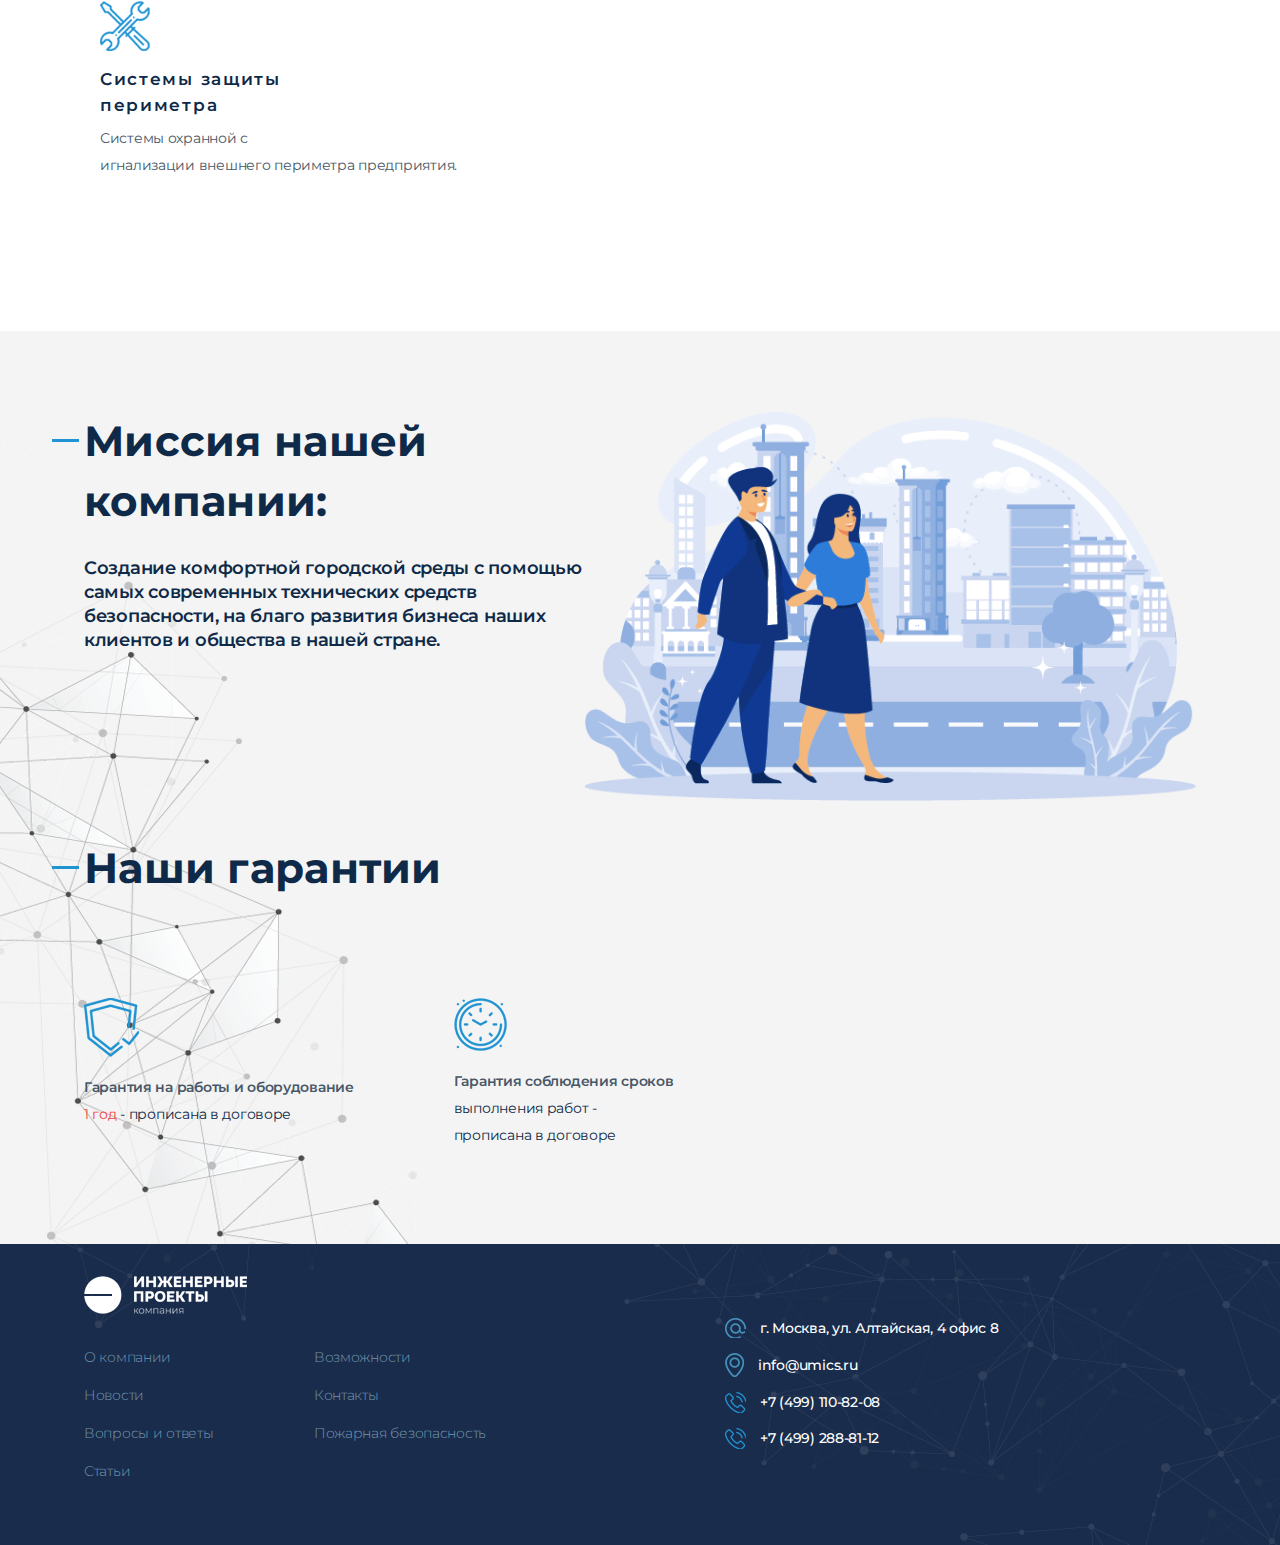
<file: services.html>
<!DOCTYPE html>
<html lang="en">
<head>
    <meta charset="UTF-8">
    <link rel="stylesheet" href="assets/css/style.min.css">
    
    <!-- Useful meta tags -->
    <meta http-equiv="x-ua-compatible" content="ie=edge">
    <meta name="viewport" content="width=device-width, initial-scale=1, shrink-to-fit=no">
    <meta name="robots" content="index, follow">
    <meta name="google" content="notranslate">
    <meta name="format-detection" content="telephone=no">
    <meta name="description" content="">
    
    <title>Новости</title>
</head>
<body>
    <div class="wrapper">
        <header class="header ">
            <div class="container">
                <div class="header__row">
                    <div class="header__bottom">
                        <a href="/" class="logo">
                            <img src="assets/images/logo.png" alt="">
                        </a>
                        <div class="header__phone-wrp">
                            <a class="header__phone" href="tel:+74991108208" style="--btnFz: 22px">
                                <div class="header__phone-icon">
                                    <i class="i-phone"></i>
                                </div>
                                <span> +7 (499) 110-82-08 </span>
                            </a>
                            <a href="#" class="header__call open-modal" data-key="call">
                                Заказать обратный звонок
                            </a>
                        </div>
        
                        <div class="burger">
                            <img src="assets/images/icons/burger.svg" alt="">
                            <img src="assets/images/icons/closeWhite.svg" alt="">
                        </div>
                    </div>
        
                    <nav class="header__nav">
                        <ul>
                            <li class="active">
                                <a href="/">Главная</a>
                            </li>
                            <li>
                                <a class="dropdown-btn" href="services.html">Услуги</a>
                                <ul class="dropdown-menu">
                                    <li>
                                        <a href="#">Пожарная сигнализация</a>
                                        <ul class="dropdown-submenu ">
                                            <li>
                                                <a href="service.html">Проектирование пожарной сигнализации</a>
                                            </li>
                                            <li>
                                                <a href="service.html">Проектирование систем противопожарной защиты</a>
                                            </li>
                                            <li>
                                                <a href="service.html">Монтаж пожарной сигнализации</a>
                                            </li>
                                            <li>
                                                <a href="service.html">Обслуживание пожарной сигнализации в Москве</a>
                                            </li>
                                            <li>
                                                <a href="service.html">Ремонт пожарной сигнализации</a>
                                            </li>
                                        </ul>
                                    </li>
                                    <li>
                                        <a href="#">Огнезащитная обработка</a>
                                        <ul class="dropdown-submenu ">
                                            <li>
                                                <a href="#">
                                                    Огнезащитная обработка дерева</a>
                                            </li>
                                            <li>
                                                <a href="#">Огнезащитная
                                                    обработка металла</a>
                                            </li>
                                            <li>
                                                <a href="#">Огнезащита
                                                    воздуховодов</a>
                                            </li>
                                        </ul>
                                    </li>
                                    <li>
                                        <a href="#">Автоматическое пожаротушение</a>
                                        <ul class="dropdown-submenu ">
                                            <li>
                                                <a href="#">Проектирование
                                                    пожаротушения</a>
                                            </li>
                                            <li>
                                                <a href="#">Монтаж
                                                    водяного пожаротушения</a>
                                            </li>
                                            <li>
                                                <a href="#">Монтаж
                                                    газового пожаротушения</a>
                                            </li>
                                            <li>
                                                <a href="#">Монтаж
                                                    аэрозольного пожаротушения</a>
                                            </li>
                                            <li>
                                                <a href="#">Монтаж
                                                    порошкового пожаротушения</a>
                                            </li>
                                            <li>
                                                <a href="#">Пожаротушение
                                                    тонкораспыленной водой</a>
                                            </li>
                                            <li>
                                                <a href="#">Монтаж
                                                    противопожарного водопровода</a>
                                            </li>
                                            <li>
                                                <a href="#">Проектирование
                                                    водяного пожаротушения</a>
                                            </li>
                                            <li>
                                                <a href="#">Проектирование
                                                    порошкового пожаротушения</a>
                                            </li>
                                        </ul>
                                    </li>
                                    <li>
                                        <a href="#">Видеонаблюдение</a>
                                        <ul class="dropdown-submenu ">
                                            <li class=" ">
                                                <a href="#">Монтаж
                                                    видеонаблюдения</a>
                                            </li>
                                            <li class=" ">
                                                <a href="#">Установка
                                                    камер видеонаблюдения</a>
                                            </li>
                                            <li class=" ">
                                                <a href="#">Видеонаблюдение
                                                    в офисе</a>
                                            </li>
                                            <li class=" ">
                                                <a href="#">Видеонаблюдение
                                                    в кафе</a>
                                            </li>
                                            <li class=" ">
                                                <a href="#">Видеонаблюдение
                                                    в частном доме</a>
                                            </li>
                                            <li class=" ">
                                                <a href="#">Установка
                                                    AHD/TVI/CVI - видеонаблюдения</a>
                                            </li>
                                            <li class=" ">
                                                <a href="#">Установка IP
                                                    видеонаблюдения</a>
                                            </li>
                                        </ul>
                                    </li>
                                    <li>
                                        <a href="#">Охранная сигнализация</a>
                                        <ul class="dropdown-submenu">
                                            <li class=" ">
                                                <a href="#">Установка
                                                    охранной сигнализации</a>
                                            </li>
                                            <li class=" ">
                                                <a href="#">Охранная
                                                    сигнализация для дачи</a>
                                            </li>
                                        </ul>
                                    </li>
                                    <li>
                                        <a href="#">Системы контроля доступа</a>
                                        <ul class="dropdown-submenu ">
                                            <li class=" ">
                                                <a href="#">Установка
                                                    системы контроля доступа</a>
                                            </li>
                                        </ul>
                                    </li>
                                    <li>
                                        <a href="#">Cистемы защиты периметра</a>
                                        <ul class="dropdown-submenu ">
                                            <li class=" ">
                                                <a href="#">Системы
                                                    охраны периметра</a>
                                            </li>
                                            <li class=" ">
                                                <a href="#">Монтаж
                                                    колючей проволоки Егоза</a>
                                            </li>
                                            <li class=" ">
                                                <a href="#">Охранное
                                                    освещение периметра</a>
                                            </li>
                                        </ul>
                                    </li>
                                </ul>
                            </li>
                            <li>
                                <a class="dropdown-btn" href="#">Компания</a>
                                <ul class="dropdown-menu">
                                    <li class=" ">
                                        <a href="licenses.html">Лицензии</a>
                                    </li>
                                    <li class=" ">
                                        <a href="vacancies.html">Вакансии</a>
                                    </li>
                                    <li class=" ">
                                        <a href="projects.html">Проекты</a>
                                    </li>
                                </ul>
                            </li>
                            <li><a href="projects.html">Проекты</a></li>
                            <li><a href="news.html">Новости</a></li>
                            <li><a href="#">Статьи</a></li>
                            <li><a href="contacts.html">Контакты</a></li>
                        </ul>
                        <div class="search">
                            <input type="text" placeholder="Поиск">
                            <button><i class="i-search"></i></button>
                        </div>
        
                    </nav>
                </div>
            </div>
        </header>
        
        
        
        

        <main>
            
            <div class="breads">
                <div class="container">
                    <h1>Услуги</h1>
                    <ul>
                        <li><a href="#">Главная</a></li>
                        <li><a href="#">Услуги</a></li>
                    </ul>
                </div>
            </div>
            
            <section class="inst">
                <div class="container">
                    <div class="inst__wrp grid" style="--x: 3;gap: 50px">
                        <a href="#" class="inst__it">
                            <div class="inst-img">
                                <img src="assets/images/icons/testIcon.png" alt="">
                            </div>
                            <div class="subtitle">Пожарная сигнализация</div>
                            <p>Проектирование, монтаж и техническое обслуживание</p>
                        </a>
                        <a href="#" class="inst__it">
                            <div class="inst-img">
                                <img src="assets/images/icons/testIcon.png" alt="">
                            </div>
                            <div class="subtitle">Автоматическое пожаротушение</div>
                            <p>Системы водяного, газового, аэрозольного и порошкового пожаротушения для объектов любых площадей и объемов.</p>
                        </a>
                        <a href="#" class="inst__it">
                            <div class="inst-img">
                                <img src="assets/images/icons/testIcon.png" alt="">
                            </div>
                            <div class="subtitle">Огнезащитная
                                обработка</div>
                            <p>Огнезащитная обработка дерева, металла и воздуховодов.</p>
                        </a>
                        <a href="#" class="inst__it">
                            <div class="inst-img">
                                <img src="assets/images/icons/testIcon.png" alt="">
                            </div>
                            <div class="subtitle">Видеонаблюдение</div>
                            <p>Системы аналогового <br>
                                и IP - видеонаблюдения на базе видеорегистратора или
                                видеосервера.</p>
                        </a>
                        <a href="#" class="inst__it">
                            <div class="inst-img">
                                <img src="assets/images/icons/testIcon.png" alt="">
                            </div>
                            <div class="subtitle"> Системы контроля доступа
                            </div>
                            <p>Автономные системы <br>
                                на одну дверь и распределенные сетевые СКУД корпоративного
                                уровня.</p>
                        </a>
                        <a href="#" class="inst__it">
                            <div class="inst-img">
                                <img src="assets/images/icons/testIcon.png" alt="">
                            </div>
                            <div class="subtitle">Системы защиты периметра</div>
                            <p>Системы охранной с <br>
                                игнализации внешнего периметра предприятия.</p>
                        </a>
                    </div>    </div>
            </section>
            
            
            <div class="mission">
                <img src="assets/images/imgs/bg6.png" class="mission__bg" alt="">
                <div class="container">
                    <div class="mission__wrp">
                        <div>
                            <h2 class="title">Миссия нашей <br> компании:</h2>
                            <p> Cоздание комфортной городской среды с помощью самых современных технических средств безопасности, на
                                благо развития бизнеса наших клиентов и общества в нашей стране.</p>
                        </div>
                        <div>
                            <img src="assets/images/imgs/img10.png" alt="">
                        </div>
                    </div>
                    <div class="garanty">
                        <h2 class="title">Наши гарантии</h2>
                        <ul>
                            <li>
                                <img src="assets/images/icons/block.png" alt="">
                                <p><b>Гарантия на работы и оборудование</b> <span class="red">1 год</span> - прописана в договоре</p>
                            </li>
                            <li>
                                <img src="assets/images/icons/time.png" alt="">
                                <p><b>Гарантия соблюдения сроков</b> выполнения работ -<br> прописана в договоре</p>
                            </li>
                        </ul>
                    </div>
                </div>
            </div>
        </main>

        <footer class="footer">
            <img class="footer__bg" src="assets/images/imgs/bg3.png" alt="">
            <div class="container">
                <img src="assets/images/logoWhite.png" alt="">
        
                <div class="footer__wrp">
                    <div class="footer__l">
                        <ul class="footer__c">
                            <li><a href="#">О компании</a></li>
                            <li><a href="#">Возможности</a></li>
                            <li><a href="#">Новости</a></li>
                            <li><a href="#">Контакты</a></li>
                            <li><a href="#">Вопросы и ответы</a></li>
                            <li><a href="#">Пожарная безопасность</a></li>
                            <li><a href="#">Статьи</a></li>
                        </ul>
                    </div>
        
                    <div class="footer__r">
                        <ul>
                            <li><a href="https://goo.gl/maps/u3gKWPWcGnBuNRTG9"><i class="i-email"></i>г. Москва, ул. Алтайская, 4 офис 8</a></li>
                            <li><a href="mailto:info@umics.ru"><i class="i-geo"></i>info@umics.ru</a></li>
                            <li><a href="tel:+74991108208"><i class="i-phone"></i>+7 (499) 110-82-08</a></li>
                            <li><a href="tel:+74992888112"><i class="i-phone"></i>+7 (499) 288-81-12</a></li>
                        </ul>
                    </div>
                </div>
            </div>
        </footer>
    </div>

    <div class="modal modal-call">
        <div class="modal__wrp">
            <div class="modal-close">
                <img src="assets/images/icons/closeWhite.svg" alt="">
            </div>
            <div class="modal__box ">
                <div class="modal__box-icon">
                    <i class="i-phone white"></i>
                </div>
                <div>
                    <div class="modal__title">Обратный звонок</div>
                    <p>Представьтесь, мы вам перезвоним.</p>
                </div>
            </div>
            <div class="modal-form bnr__fon">
                <div class="inputBox required">
                    <label>ФИО:</label>
                    <input type="text" required>
                </div>
                <div class="inputBox required">
                    <label>Телефон:</label>
                    <input type="text" required>
                </div>
                <div class="inputBox required">
                    <label>Подтвердите, что вы не робот: </label>
                    <!--                    CAPTCHA-->
                </div>
            </div>
            <div class="modal__bottom">
                <div class="modal-req">
                    <span>*</span>
                    - Обязательные поля
                </div>
                <a href="#" class="btn btn-blue">Отправить</a>
            </div>
        </div>
    </div>
    <div class="modal modal-question">
        <div class="modal__wrp">
            <div class="modal-close">
                <img src="assets/images/icons/closeWhite.svg" alt="">
            </div>
            <div class="modal__box bnr__fon">
                <div class="modal__box-icon">
                    <i class="i-phone white"></i>
                </div>
                <div>
                    <div class="modal__title">Задать вопрос</div>
                    <p>Манеджеры компании с радостью ответят на ваши вопросы и произведут расчет стоимости услуг и
                        подготовят идивидуальное коммерческое предложение.</p>
                </div>
            </div>
            <div class="modal-form ">
                <div class="inputBox required">
                    <label>Ваше имя:</label>
                    <input type="text" required>
                </div>
                <div class="inputBox required">
                    <label>Телефон:</label>
                    <input type="text" required>
                </div>
                <div class="inputBox required">
                    <label>Email:</label>
                    <input type="text" required>
                </div>
                <div class="inputBox required">
                    <label>Сообщение:</label>
                    <textarea></textarea>
                </div>
                <div class="inputBox required">
                    <label>Подтвердите, что вы не робот: </label>
                    <!--                    CAPTCHA-->
                </div>
            </div>
            <div class="modal__bottom">
                <div class="modal-req">
                    <span>*</span>
                    - Обязательные поля
                </div>
                <a href="#" class="btn btn-blue">Отправить</a>
            </div>
        </div>
    </div>

    <script src="https://code.jquery.com/jquery-3.6.0.min.js" integrity="sha256-/xUj+3OJU5yExlq6GSYGSHk7tPXikynS7ogEvDej/m4=" crossorigin="anonymous"></script>
    <script src="assets/js/app.js"></script>
</body>
</html>
</file>
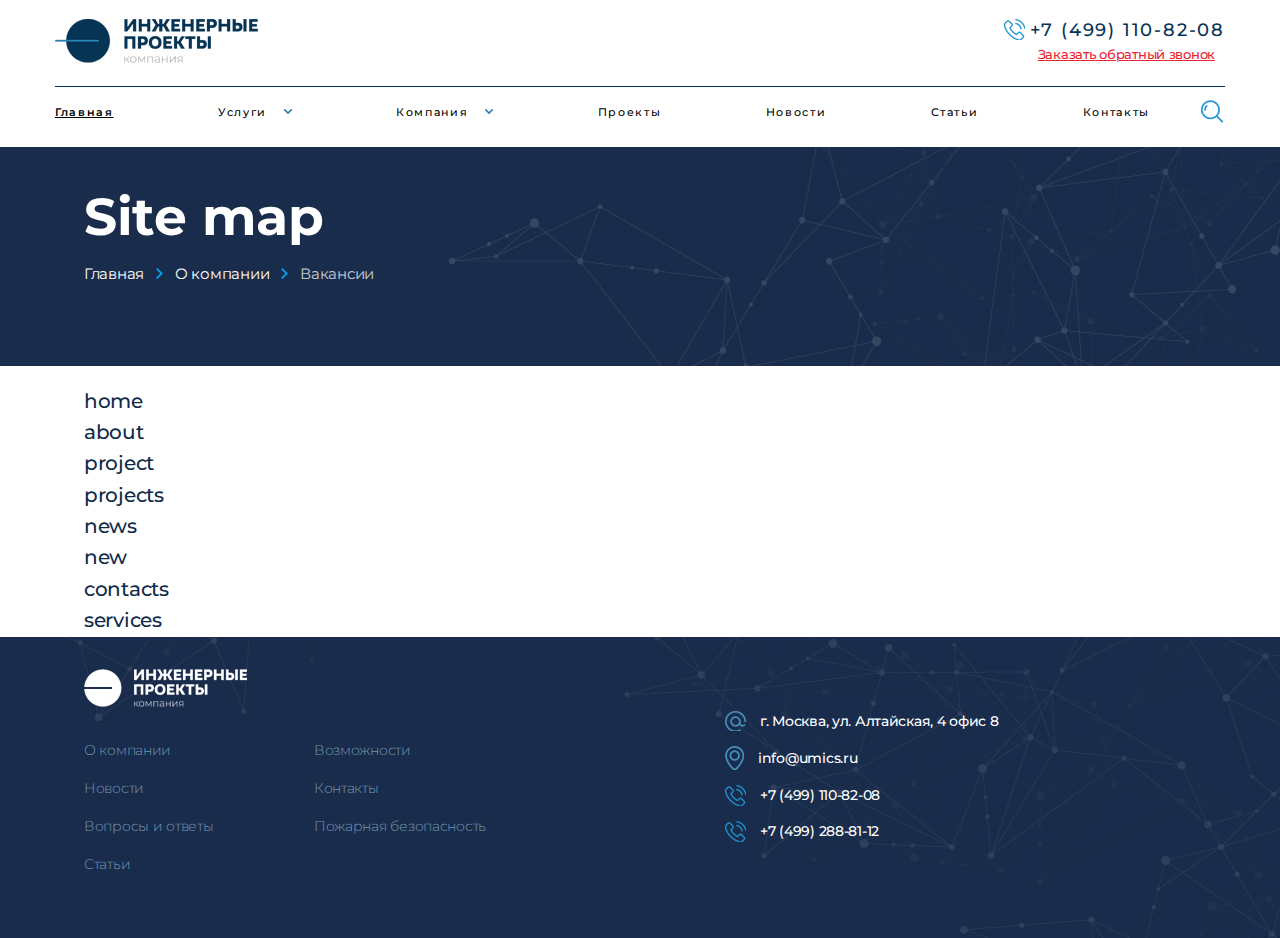
<file: siteMap.html>
<!DOCTYPE html>
<html lang="en">
<head>
    <meta charset="UTF-8">
    <link rel="stylesheet" href="assets/css/style.min.css">
    
    <!-- Useful meta tags -->
    <meta http-equiv="x-ua-compatible" content="ie=edge">
    <meta name="viewport" content="width=device-width, initial-scale=1, shrink-to-fit=no">
    <meta name="robots" content="index, follow">
    <meta name="google" content="notranslate">
    <meta name="format-detection" content="telephone=no">
    <meta name="description" content="">
    
    <title>Новости</title>
</head>
<body>
    <div class="wrapper">
        <header class="header ">
            <div class="container">
                <div class="header__row">
                    <div class="header__bottom">
                        <a href="/" class="logo">
                            <img src="assets/images/logo.png" alt="">
                        </a>
                        <div class="header__phone-wrp">
                            <a class="header__phone" href="tel:+74991108208" style="--btnFz: 22px">
                                <div class="header__phone-icon">
                                    <i class="i-phone"></i>
                                </div>
                                <span> +7 (499) 110-82-08 </span>
                            </a>
                            <a href="#" class="header__call open-modal" data-key="call">
                                Заказать обратный звонок
                            </a>
                        </div>
        
                        <div class="burger">
                            <img src="assets/images/icons/burger.svg" alt="">
                            <img src="assets/images/icons/closeWhite.svg" alt="">
                        </div>
                    </div>
        
                    <nav class="header__nav">
                        <ul>
                            <li class="active">
                                <a href="/">Главная</a>
                            </li>
                            <li>
                                <a class="dropdown-btn" href="services.html">Услуги</a>
                                <ul class="dropdown-menu">
                                    <li>
                                        <a href="#">Пожарная сигнализация</a>
                                        <ul class="dropdown-submenu ">
                                            <li>
                                                <a href="service.html">Проектирование пожарной сигнализации</a>
                                            </li>
                                            <li>
                                                <a href="service.html">Проектирование систем противопожарной защиты</a>
                                            </li>
                                            <li>
                                                <a href="service.html">Монтаж пожарной сигнализации</a>
                                            </li>
                                            <li>
                                                <a href="service.html">Обслуживание пожарной сигнализации в Москве</a>
                                            </li>
                                            <li>
                                                <a href="service.html">Ремонт пожарной сигнализации</a>
                                            </li>
                                        </ul>
                                    </li>
                                    <li>
                                        <a href="#">Огнезащитная обработка</a>
                                        <ul class="dropdown-submenu ">
                                            <li>
                                                <a href="#">
                                                    Огнезащитная обработка дерева</a>
                                            </li>
                                            <li>
                                                <a href="#">Огнезащитная
                                                    обработка металла</a>
                                            </li>
                                            <li>
                                                <a href="#">Огнезащита
                                                    воздуховодов</a>
                                            </li>
                                        </ul>
                                    </li>
                                    <li>
                                        <a href="#">Автоматическое пожаротушение</a>
                                        <ul class="dropdown-submenu ">
                                            <li>
                                                <a href="#">Проектирование
                                                    пожаротушения</a>
                                            </li>
                                            <li>
                                                <a href="#">Монтаж
                                                    водяного пожаротушения</a>
                                            </li>
                                            <li>
                                                <a href="#">Монтаж
                                                    газового пожаротушения</a>
                                            </li>
                                            <li>
                                                <a href="#">Монтаж
                                                    аэрозольного пожаротушения</a>
                                            </li>
                                            <li>
                                                <a href="#">Монтаж
                                                    порошкового пожаротушения</a>
                                            </li>
                                            <li>
                                                <a href="#">Пожаротушение
                                                    тонкораспыленной водой</a>
                                            </li>
                                            <li>
                                                <a href="#">Монтаж
                                                    противопожарного водопровода</a>
                                            </li>
                                            <li>
                                                <a href="#">Проектирование
                                                    водяного пожаротушения</a>
                                            </li>
                                            <li>
                                                <a href="#">Проектирование
                                                    порошкового пожаротушения</a>
                                            </li>
                                        </ul>
                                    </li>
                                    <li>
                                        <a href="#">Видеонаблюдение</a>
                                        <ul class="dropdown-submenu ">
                                            <li class=" ">
                                                <a href="#">Монтаж
                                                    видеонаблюдения</a>
                                            </li>
                                            <li class=" ">
                                                <a href="#">Установка
                                                    камер видеонаблюдения</a>
                                            </li>
                                            <li class=" ">
                                                <a href="#">Видеонаблюдение
                                                    в офисе</a>
                                            </li>
                                            <li class=" ">
                                                <a href="#">Видеонаблюдение
                                                    в кафе</a>
                                            </li>
                                            <li class=" ">
                                                <a href="#">Видеонаблюдение
                                                    в частном доме</a>
                                            </li>
                                            <li class=" ">
                                                <a href="#">Установка
                                                    AHD/TVI/CVI - видеонаблюдения</a>
                                            </li>
                                            <li class=" ">
                                                <a href="#">Установка IP
                                                    видеонаблюдения</a>
                                            </li>
                                        </ul>
                                    </li>
                                    <li>
                                        <a href="#">Охранная сигнализация</a>
                                        <ul class="dropdown-submenu">
                                            <li class=" ">
                                                <a href="#">Установка
                                                    охранной сигнализации</a>
                                            </li>
                                            <li class=" ">
                                                <a href="#">Охранная
                                                    сигнализация для дачи</a>
                                            </li>
                                        </ul>
                                    </li>
                                    <li>
                                        <a href="#">Системы контроля доступа</a>
                                        <ul class="dropdown-submenu ">
                                            <li class=" ">
                                                <a href="#">Установка
                                                    системы контроля доступа</a>
                                            </li>
                                        </ul>
                                    </li>
                                    <li>
                                        <a href="#">Cистемы защиты периметра</a>
                                        <ul class="dropdown-submenu ">
                                            <li class=" ">
                                                <a href="#">Системы
                                                    охраны периметра</a>
                                            </li>
                                            <li class=" ">
                                                <a href="#">Монтаж
                                                    колючей проволоки Егоза</a>
                                            </li>
                                            <li class=" ">
                                                <a href="#">Охранное
                                                    освещение периметра</a>
                                            </li>
                                        </ul>
                                    </li>
                                </ul>
                            </li>
                            <li>
                                <a class="dropdown-btn" href="#">Компания</a>
                                <ul class="dropdown-menu">
                                    <li class=" ">
                                        <a href="licenses.html">Лицензии</a>
                                    </li>
                                    <li class=" ">
                                        <a href="vacancies.html">Вакансии</a>
                                    </li>
                                    <li class=" ">
                                        <a href="projects.html">Проекты</a>
                                    </li>
                                </ul>
                            </li>
                            <li><a href="projects.html">Проекты</a></li>
                            <li><a href="news.html">Новости</a></li>
                            <li><a href="#">Статьи</a></li>
                            <li><a href="contacts.html">Контакты</a></li>
                        </ul>
                        <div class="search">
                            <input type="text" placeholder="Поиск">
                            <button><i class="i-search"></i></button>
                        </div>
        
                    </nav>
                </div>
            </div>
        </header>
        
        
        
        

        <main>
            
            <div class="breads">
                <div class="container">
                    <h1>Site map</h1>
                    <ul>
                        <li><a href="#">Главная</a></li>
                        <li><a href="#">О компании</a></li>
                        <li><a href="#">Вакансии</a></li>
                    </ul>
                </div>
            </div>
            
            <style>
                .ssss a{
                    font-size: 20px;
                    font-weight: 500;
                }
            </style>
            <ul class="container ssss">
                <li><a href="https://github.com/alexeysoloberezin/">home</a></li>
                <li><a href="https://github.com/alexeysoloberezin/about.html">about</a></li>
                <li><a href="https://github.com/alexeysoloberezin/project.html">project</a></li>
                <li><a href="https://github.com/alexeysoloberezin/projects.html">projects</a></li>
                <li><a href="https://github.com/alexeysoloberezin/news.html">news</a></li>
                <li><a href="https://github.com/alexeysoloberezin/new.html">new</a></li>
                <li><a href="https://github.com/alexeysoloberezin/contacts.html">contacts</a></li>
                <li><a href="https://github.com/alexeysoloberezin/services.html">services</a></li>
            </ul>
            
            
            
        </main>

        <footer class="footer">
            <img class="footer__bg" src="assets/images/imgs/bg3.png" alt="">
            <div class="container">
                <img src="assets/images/logoWhite.png" alt="">
        
                <div class="footer__wrp">
                    <div class="footer__l">
                        <ul class="footer__c">
                            <li><a href="#">О компании</a></li>
                            <li><a href="#">Возможности</a></li>
                            <li><a href="#">Новости</a></li>
                            <li><a href="#">Контакты</a></li>
                            <li><a href="#">Вопросы и ответы</a></li>
                            <li><a href="#">Пожарная безопасность</a></li>
                            <li><a href="#">Статьи</a></li>
                        </ul>
                    </div>
        
                    <div class="footer__r">
                        <ul>
                            <li><a href="https://goo.gl/maps/u3gKWPWcGnBuNRTG9"><i class="i-email"></i>г. Москва, ул. Алтайская, 4 офис 8</a></li>
                            <li><a href="mailto:info@umics.ru"><i class="i-geo"></i>info@umics.ru</a></li>
                            <li><a href="tel:+74991108208"><i class="i-phone"></i>+7 (499) 110-82-08</a></li>
                            <li><a href="tel:+74992888112"><i class="i-phone"></i>+7 (499) 288-81-12</a></li>
                        </ul>
                    </div>
                </div>
            </div>
        </footer>
    </div>

    <div class="modal modal-call">
        <div class="modal__wrp">
            <div class="modal-close">
                <img src="assets/images/icons/closeWhite.svg" alt="">
            </div>
            <div class="modal__box ">
                <div class="modal__box-icon">
                    <i class="i-phone white"></i>
                </div>
                <div>
                    <div class="modal__title">Обратный звонок</div>
                    <p>Представьтесь, мы вам перезвоним.</p>
                </div>
            </div>
            <div class="modal-form bnr__fon">
                <div class="inputBox required">
                    <label>ФИО:</label>
                    <input type="text" required>
                </div>
                <div class="inputBox required">
                    <label>Телефон:</label>
                    <input type="text" required>
                </div>
                <div class="inputBox required">
                    <label>Подтвердите, что вы не робот: </label>
                    <!--                    CAPTCHA-->
                </div>
            </div>
            <div class="modal__bottom">
                <div class="modal-req">
                    <span>*</span>
                    - Обязательные поля
                </div>
                <a href="#" class="btn btn-blue">Отправить</a>
            </div>
        </div>
    </div>
    <div class="modal modal-question">
        <div class="modal__wrp">
            <div class="modal-close">
                <img src="assets/images/icons/closeWhite.svg" alt="">
            </div>
            <div class="modal__box bnr__fon">
                <div class="modal__box-icon">
                    <i class="i-phone white"></i>
                </div>
                <div>
                    <div class="modal__title">Задать вопрос</div>
                    <p>Манеджеры компании с радостью ответят на ваши вопросы и произведут расчет стоимости услуг и
                        подготовят идивидуальное коммерческое предложение.</p>
                </div>
            </div>
            <div class="modal-form ">
                <div class="inputBox required">
                    <label>Ваше имя:</label>
                    <input type="text" required>
                </div>
                <div class="inputBox required">
                    <label>Телефон:</label>
                    <input type="text" required>
                </div>
                <div class="inputBox required">
                    <label>Email:</label>
                    <input type="text" required>
                </div>
                <div class="inputBox required">
                    <label>Сообщение:</label>
                    <textarea></textarea>
                </div>
                <div class="inputBox required">
                    <label>Подтвердите, что вы не робот: </label>
                    <!--                    CAPTCHA-->
                </div>
            </div>
            <div class="modal__bottom">
                <div class="modal-req">
                    <span>*</span>
                    - Обязательные поля
                </div>
                <a href="#" class="btn btn-blue">Отправить</a>
            </div>
        </div>
    </div>

    <script src="https://code.jquery.com/jquery-3.6.0.min.js" integrity="sha256-/xUj+3OJU5yExlq6GSYGSHk7tPXikynS7ogEvDej/m4=" crossorigin="anonymous"></script>
    <script src="assets/js/app.js"></script>
</body>
</html>
</file>
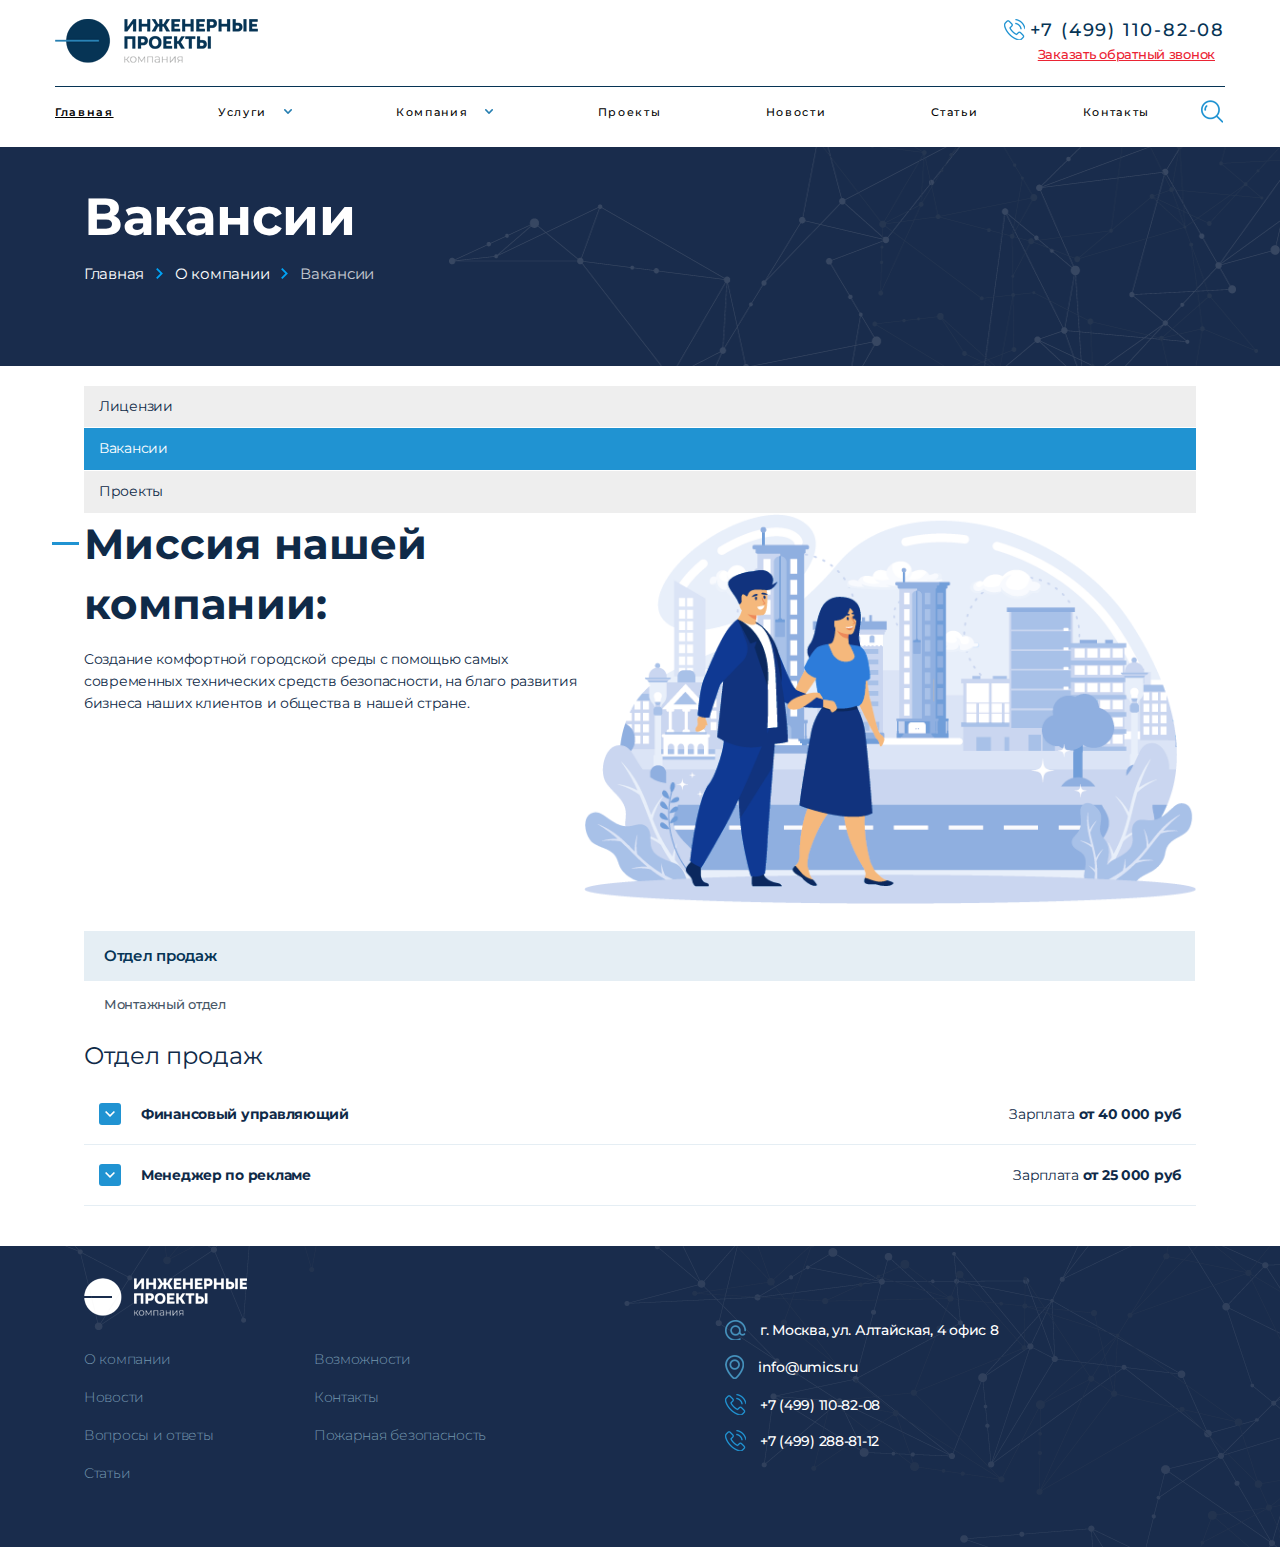
<file: vacancies.html>
<!DOCTYPE html>
<html lang="en">
<head>
    <meta charset="UTF-8">
    <link rel="stylesheet" href="assets/css/style.min.css">
    
    <!-- Useful meta tags -->
    <meta http-equiv="x-ua-compatible" content="ie=edge">
    <meta name="viewport" content="width=device-width, initial-scale=1, shrink-to-fit=no">
    <meta name="robots" content="index, follow">
    <meta name="google" content="notranslate">
    <meta name="format-detection" content="telephone=no">
    <meta name="description" content="">
    
    <title>Новости</title>
</head>
<body>
    <div class="wrapper">
        <header class="header ">
            <div class="container">
                <div class="header__row">
                    <div class="header__bottom">
                        <a href="/" class="logo">
                            <img src="assets/images/logo.png" alt="">
                        </a>
                        <div class="header__phone-wrp">
                            <a class="header__phone" href="tel:+74991108208" style="--btnFz: 22px">
                                <div class="header__phone-icon">
                                    <i class="i-phone"></i>
                                </div>
                                <span> +7 (499) 110-82-08 </span>
                            </a>
                            <a href="#" class="header__call open-modal" data-key="call">
                                Заказать обратный звонок
                            </a>
                        </div>
        
                        <div class="burger">
                            <img src="assets/images/icons/burger.svg" alt="">
                            <img src="assets/images/icons/closeWhite.svg" alt="">
                        </div>
                    </div>
        
                    <nav class="header__nav">
                        <ul>
                            <li class="active">
                                <a href="/">Главная</a>
                            </li>
                            <li>
                                <a class="dropdown-btn" href="services.html">Услуги</a>
                                <ul class="dropdown-menu">
                                    <li>
                                        <a href="#">Пожарная сигнализация</a>
                                        <ul class="dropdown-submenu ">
                                            <li>
                                                <a href="service.html">Проектирование пожарной сигнализации</a>
                                            </li>
                                            <li>
                                                <a href="service.html">Проектирование систем противопожарной защиты</a>
                                            </li>
                                            <li>
                                                <a href="service.html">Монтаж пожарной сигнализации</a>
                                            </li>
                                            <li>
                                                <a href="service.html">Обслуживание пожарной сигнализации в Москве</a>
                                            </li>
                                            <li>
                                                <a href="service.html">Ремонт пожарной сигнализации</a>
                                            </li>
                                        </ul>
                                    </li>
                                    <li>
                                        <a href="#">Огнезащитная обработка</a>
                                        <ul class="dropdown-submenu ">
                                            <li>
                                                <a href="#">
                                                    Огнезащитная обработка дерева</a>
                                            </li>
                                            <li>
                                                <a href="#">Огнезащитная
                                                    обработка металла</a>
                                            </li>
                                            <li>
                                                <a href="#">Огнезащита
                                                    воздуховодов</a>
                                            </li>
                                        </ul>
                                    </li>
                                    <li>
                                        <a href="#">Автоматическое пожаротушение</a>
                                        <ul class="dropdown-submenu ">
                                            <li>
                                                <a href="#">Проектирование
                                                    пожаротушения</a>
                                            </li>
                                            <li>
                                                <a href="#">Монтаж
                                                    водяного пожаротушения</a>
                                            </li>
                                            <li>
                                                <a href="#">Монтаж
                                                    газового пожаротушения</a>
                                            </li>
                                            <li>
                                                <a href="#">Монтаж
                                                    аэрозольного пожаротушения</a>
                                            </li>
                                            <li>
                                                <a href="#">Монтаж
                                                    порошкового пожаротушения</a>
                                            </li>
                                            <li>
                                                <a href="#">Пожаротушение
                                                    тонкораспыленной водой</a>
                                            </li>
                                            <li>
                                                <a href="#">Монтаж
                                                    противопожарного водопровода</a>
                                            </li>
                                            <li>
                                                <a href="#">Проектирование
                                                    водяного пожаротушения</a>
                                            </li>
                                            <li>
                                                <a href="#">Проектирование
                                                    порошкового пожаротушения</a>
                                            </li>
                                        </ul>
                                    </li>
                                    <li>
                                        <a href="#">Видеонаблюдение</a>
                                        <ul class="dropdown-submenu ">
                                            <li class=" ">
                                                <a href="#">Монтаж
                                                    видеонаблюдения</a>
                                            </li>
                                            <li class=" ">
                                                <a href="#">Установка
                                                    камер видеонаблюдения</a>
                                            </li>
                                            <li class=" ">
                                                <a href="#">Видеонаблюдение
                                                    в офисе</a>
                                            </li>
                                            <li class=" ">
                                                <a href="#">Видеонаблюдение
                                                    в кафе</a>
                                            </li>
                                            <li class=" ">
                                                <a href="#">Видеонаблюдение
                                                    в частном доме</a>
                                            </li>
                                            <li class=" ">
                                                <a href="#">Установка
                                                    AHD/TVI/CVI - видеонаблюдения</a>
                                            </li>
                                            <li class=" ">
                                                <a href="#">Установка IP
                                                    видеонаблюдения</a>
                                            </li>
                                        </ul>
                                    </li>
                                    <li>
                                        <a href="#">Охранная сигнализация</a>
                                        <ul class="dropdown-submenu">
                                            <li class=" ">
                                                <a href="#">Установка
                                                    охранной сигнализации</a>
                                            </li>
                                            <li class=" ">
                                                <a href="#">Охранная
                                                    сигнализация для дачи</a>
                                            </li>
                                        </ul>
                                    </li>
                                    <li>
                                        <a href="#">Системы контроля доступа</a>
                                        <ul class="dropdown-submenu ">
                                            <li class=" ">
                                                <a href="#">Установка
                                                    системы контроля доступа</a>
                                            </li>
                                        </ul>
                                    </li>
                                    <li>
                                        <a href="#">Cистемы защиты периметра</a>
                                        <ul class="dropdown-submenu ">
                                            <li class=" ">
                                                <a href="#">Системы
                                                    охраны периметра</a>
                                            </li>
                                            <li class=" ">
                                                <a href="#">Монтаж
                                                    колючей проволоки Егоза</a>
                                            </li>
                                            <li class=" ">
                                                <a href="#">Охранное
                                                    освещение периметра</a>
                                            </li>
                                        </ul>
                                    </li>
                                </ul>
                            </li>
                            <li>
                                <a class="dropdown-btn" href="#">Компания</a>
                                <ul class="dropdown-menu">
                                    <li class=" ">
                                        <a href="licenses.html">Лицензии</a>
                                    </li>
                                    <li class=" ">
                                        <a href="vacancies.html">Вакансии</a>
                                    </li>
                                    <li class=" ">
                                        <a href="projects.html">Проекты</a>
                                    </li>
                                </ul>
                            </li>
                            <li><a href="projects.html">Проекты</a></li>
                            <li><a href="news.html">Новости</a></li>
                            <li><a href="#">Статьи</a></li>
                            <li><a href="contacts.html">Контакты</a></li>
                        </ul>
                        <div class="search">
                            <input type="text" placeholder="Поиск">
                            <button><i class="i-search"></i></button>
                        </div>
        
                    </nav>
                </div>
            </div>
        </header>
        
        
        
        

        <main>
            
            <div class="breads">
                <div class="container">
                    <h1>Вакансии</h1>
                    <ul>
                        <li><a href="#">Главная</a></li>
                        <li><a href="#">О компании</a></li>
                        <li><a href="#">Вакансии</a></li>
                    </ul>
                </div>
            </div>
            
            <div class="boxSidebar">
                <div class="container">
                    <div class="boxSidebar__wrp">
                        <div class="sidebar">
                            <ul>
                                <li class=""><a href="#">Лицензии</a></li>
                                <li class="active"><a href="#">Вакансии</a></li>
                                <li class=""><a href="#">Проекты</a></li>
                            </ul>
                            <div class="mission__wrp">
                                <div>
                                    <h2 class="title">Миссия нашей <br> компании:</h2>
                                    <p> Cоздание комфортной городской среды с помощью самых современных технических средств безопасности, на
                                        благо развития бизнеса наших клиентов и общества в нашей стране.</p>
                                </div>
                                <div>
                                    <img src="assets/images/imgs/img10.png" alt="">
                                </div>
                            </div>            </div>
                        <div class="boxSidebar__r ">
                            <div class="vacancies">
                                <div class="vacancies__tabs">
                                    <div class="vacancies__tabItem active" data-key="1">Отдел продаж</div>
                                    <div class="vacancies__tabItem" data-key="2">Монтажный отдел</div>
                                </div>
                                <div class="vacancies__block key-1 active">
                                    <h4>Отдел продаж</h4>
                                    <div class="accord">
                                        <div class="accord-head">
                                            <div class="accord-arrow"></div>
                                            <span>Финансовый управляющий</span>
                                            <div>
                                                Зарплата <b>от 40 000 руб</b>
                                            </div>
                                        </div>
                                        <div class="accord-hide">
                                            <p>В обязанности данного специалиста входит анализ текущей ситуации на финансовом рынке
                                                и управление инвестиционными средствами.</p>
                                            <b>Условия</b>
                                            <ul>
                                                <li>Пятидневная рабочая неделя, возможно совмещение</li>
                                                <li>Высокая заработная плата</li>
                                                <li>Перспективы карьерного и профессионального роста</li>
                                                <li>Можно без опыта работы</li>
                                                <li>Интересная и перспективная сфера деятельности</li>
                                                <li>Предварительная подготовка оплачивается компанией</li>
                                            </ul>
                                            <b>Требования</b>
                                            <ul>
                                                <li>Аналитический склад ума</li>
                                                <li>Высшее образование (можно неоконченное)</li>
                                                <li>Компьютерная грамотность</li>
                                                <li>Высокая способность к обучению</li>
                                                <li>Умение работать в команде</li>
                                            </ul>
                                            <a href="#" class="btn btn-blue">Отправить резюме</a>
                                        </div>
                                    </div>
                                    <div class="accord">
                                        <div class="accord-head">
                                            <div class="accord-arrow"></div>
                                            <span>Менеджер по рекламе</span>
                                            <div>
                                                Зарплата <b>от 25 000 руб</b>
                                            </div>
                                        </div>
                                        <div class="accord-hide">
                                            <p>Ведение переговоров, оформление и сопровождение договоров, формирование клиентской
                                                базы, отчетность по работе с клиентами, обучение и профессиональное развитие.</p>
                                            <b>Условия</b>
                                            <ul>
                                                <li>работа в крупной федеральной компании;</li>
                                                <li>возможность профессионального и карьерного развития;</li>
                                                <li>своевременная оплата труда;</li>
                                                <li>обучение;</li>
                                                <li>официальное трудоустройство.</li>
                                            </ul>
                                            <b>Требования</b>
                                            <ul>
                                                <li>от 30 лет;</li>
                                                <li>наличие опыта работы в продажах;</li>
                                                <li>уверенный пользователь ПК;</li>
                                                <li>желательны знания в области страхования;</li>
                                                <li>коммуникабельность;</li>
                                                <li>стрессоустойчивость;</li>
                                                <li>обучаемость.</li>
                                            </ul>
                                            <a href="#" class="btn btn-blue">Отправить резюме</a>
                                        </div>
                                    </div>
                                </div>
            
                                <div class="vacancies__block key-2">
                                    <h4>Отдел продаж</h4>
                                    <div class="accord">
                                        <div class="accord-head">
                                            <div class="accord-arrow"></div>
                                            <span>Директор направления</span>
                                            <div>
                                                Зарплата <b>по результатам собеседования</b>
                                            </div>
                                        </div>
                                        <div class="accord-hide">
                                            <p>В обязанности данного специалиста входит анализ текущей ситуации на финансовом рынке
                                                и управление инвестиционными средствами. Ведение переговоров, оформление и
                                                сопровождение договоров, формирование клиентской базы, отчетность по работе с
                                                клиентами, обучение и профессиональное развитие. Оформление потребительских кредитов
                                                физ.лицам, поиск и подключение новых партнеров, качественная работа с имеющимися
                                                партнерами.</p>
                                            <b>Условия</b>
                                            <ul>
                                                <li>работа в крупной федеральной компании;</li>
                                                <li>возможность профессионального и карьерного развития;</li>
                                                <li>своевременная оплата труда;</li>
                                                <li>обучение;</li>
                                                <li>официальное трудоустройство.</li>
                                            </ul>
                                            <b>Требования</b>
                                            <ul>
                                                <li>от 30 лет;</li>
                                                <li>наличие опыта работы в продажах;</li>
                                                <li>уверенный пользователь ПК;</li>
                                                <li>желательны знания в области страхования;</li>
                                                <li>коммуникабельность;</li>
                                                <li>стрессоустойчивость;</li>
                                                <li>обучаемость.</li>
                                            </ul>
                                            <a href="#" class="btn btn-blue">Отправить резюме</a>
                                        </div>
                                    </div>
                                </div>
                            </div>
                        </div>
                    </div>
                </div>
            </div>
            
            
        </main>

        <footer class="footer">
            <img class="footer__bg" src="assets/images/imgs/bg3.png" alt="">
            <div class="container">
                <img src="assets/images/logoWhite.png" alt="">
        
                <div class="footer__wrp">
                    <div class="footer__l">
                        <ul class="footer__c">
                            <li><a href="#">О компании</a></li>
                            <li><a href="#">Возможности</a></li>
                            <li><a href="#">Новости</a></li>
                            <li><a href="#">Контакты</a></li>
                            <li><a href="#">Вопросы и ответы</a></li>
                            <li><a href="#">Пожарная безопасность</a></li>
                            <li><a href="#">Статьи</a></li>
                        </ul>
                    </div>
        
                    <div class="footer__r">
                        <ul>
                            <li><a href="https://goo.gl/maps/u3gKWPWcGnBuNRTG9"><i class="i-email"></i>г. Москва, ул. Алтайская, 4 офис 8</a></li>
                            <li><a href="mailto:info@umics.ru"><i class="i-geo"></i>info@umics.ru</a></li>
                            <li><a href="tel:+74991108208"><i class="i-phone"></i>+7 (499) 110-82-08</a></li>
                            <li><a href="tel:+74992888112"><i class="i-phone"></i>+7 (499) 288-81-12</a></li>
                        </ul>
                    </div>
                </div>
            </div>
        </footer>
    </div>

    <div class="modal modal-call">
        <div class="modal__wrp">
            <div class="modal-close">
                <img src="assets/images/icons/closeWhite.svg" alt="">
            </div>
            <div class="modal__box ">
                <div class="modal__box-icon">
                    <i class="i-phone white"></i>
                </div>
                <div>
                    <div class="modal__title">Обратный звонок</div>
                    <p>Представьтесь, мы вам перезвоним.</p>
                </div>
            </div>
            <div class="modal-form bnr__fon">
                <div class="inputBox required">
                    <label>ФИО:</label>
                    <input type="text" required>
                </div>
                <div class="inputBox required">
                    <label>Телефон:</label>
                    <input type="text" required>
                </div>
                <div class="inputBox required">
                    <label>Подтвердите, что вы не робот: </label>
                    <!--                    CAPTCHA-->
                </div>
            </div>
            <div class="modal__bottom">
                <div class="modal-req">
                    <span>*</span>
                    - Обязательные поля
                </div>
                <a href="#" class="btn btn-blue">Отправить</a>
            </div>
        </div>
    </div>
    <div class="modal modal-question">
        <div class="modal__wrp">
            <div class="modal-close">
                <img src="assets/images/icons/closeWhite.svg" alt="">
            </div>
            <div class="modal__box bnr__fon">
                <div class="modal__box-icon">
                    <i class="i-phone white"></i>
                </div>
                <div>
                    <div class="modal__title">Задать вопрос</div>
                    <p>Манеджеры компании с радостью ответят на ваши вопросы и произведут расчет стоимости услуг и
                        подготовят идивидуальное коммерческое предложение.</p>
                </div>
            </div>
            <div class="modal-form ">
                <div class="inputBox required">
                    <label>Ваше имя:</label>
                    <input type="text" required>
                </div>
                <div class="inputBox required">
                    <label>Телефон:</label>
                    <input type="text" required>
                </div>
                <div class="inputBox required">
                    <label>Email:</label>
                    <input type="text" required>
                </div>
                <div class="inputBox required">
                    <label>Сообщение:</label>
                    <textarea></textarea>
                </div>
                <div class="inputBox required">
                    <label>Подтвердите, что вы не робот: </label>
                    <!--                    CAPTCHA-->
                </div>
            </div>
            <div class="modal__bottom">
                <div class="modal-req">
                    <span>*</span>
                    - Обязательные поля
                </div>
                <a href="#" class="btn btn-blue">Отправить</a>
            </div>
        </div>
    </div>

    <script src="https://code.jquery.com/jquery-3.6.0.min.js" integrity="sha256-/xUj+3OJU5yExlq6GSYGSHk7tPXikynS7ogEvDej/m4=" crossorigin="anonymous"></script>
    <script src="assets/js/app.js"></script>
</body>
</html>
</file>
<file: assets/css/style.min.css>
@import url("https://fonts.googleapis.com/css2?family=Montserrat:wght@300;400;500;600;700&display=swap");
html, body, div, span, applet, object, iframe,
h1, h2, h3, h4, h5, h6, p, blockquote, pre,
a, abbr, acronym, address, big, cite, code,
del, dfn, em, img, ins, kbd, q, s, samp,
small, strike, strong, sub, sup, tt, var,
b, u, i, center,
dl, dt, dd, ol, ul, li,
fieldset, form, label, legend,
table, caption, tbody, tfoot, thead, tr, th, td,
article, aside, canvas, details, embed,
figure, figcaption, footer, header, hgroup,
menu, nav, output, ruby, section, summary,
time, mark, audio, video {
  margin: 0;
  padding: 0;
  border: 0;
  font-size: 100%;
  font: inherit;
  vertical-align: baseline;
}

/* HTML5 display-role reset for older browsers */
article, aside, details, figcaption, figure,
footer, header, hgroup, menu, nav, section {
  display: block;
}

body {
  line-height: 1;
}

ol, ul {
  list-style: none;
}

blockquote, q {
  quotes: none;
}

blockquote:before, blockquote:after,
q:before, q:after {
  content: "";
  content: none;
}

table {
  border-collapse: collapse;
  border-spacing: 0;
}

:root {
  --x: 2;
  --gap: 30px;
}

.grid {
  display: grid;
  grid-template-columns: repeat(var(--x), 1fr);
  grid-gap: var(--gap);
}

.text-center {
  text-align: center;
}

.center, .modal-close, .modal__box-icon, .licenses__img .zoom, .vacancies .accord-arrow, .pagination a, .social a, .header__nav > ul > li > a, .header__phone-icon, .btn, .swiper-button-next, .swiper-button-prev {
  display: flex;
  align-items: center;
  justify-content: center;
}

.centerAbsolute, .cards__img .zoom .i-search {
  position: absolute;
  transform: translate(-50%, -50%);
  left: 50%;
  top: 50%;
}

.swiper .swiper-pagination-bullet {
  width: 12px !important;
  height: 12px !important;
  background: #fff !important;
  border: 2px solid #fff !important;
}

.swiper .swiper-pagination-bullet.swiper-pagination-bullet-active {
  background: #2093d2 !important;
}

.swiper-button-next, .swiper-button-prev {
  position: absolute;
  top: 50%;
  z-index: 3;
  width: 40px;
  height: 40px;
  line-height: 60px;
  text-shadow: none;
  font-size: 0;
  cursor: pointer;
  border-radius: 5px 0 0 5px;
  transition: 0.35s;
}
.swiper-button-next:not(.swiper-button-disabled):hover, .swiper-button-prev:not(.swiper-button-disabled):hover {
  opacity: 0.7;
}
.swiper-button-next:before, .swiper-button-prev:before {
  content: "";
  background: url("../images/icons/next.png") center/contain no-repeat;
  width: 16px;
  display: block;
  height: 31px;
}
.swiper-button-next.swiper-button-disabled, .swiper-button-prev.swiper-button-disabled {
  opacity: 0.35 !important;
  cursor: default;
}

.swiper-button-next {
  transform: translate(0, -50%) rotate(180deg);
  right: 100px;
}

.swiper-button-prev {
  transform: translate(0, -50%);
  left: 100px;
}

.swiper {
  width: 100%;
  height: 100%;
}
.swiper .swiper-pagination {
  position: absolute;
  bottom: 25px !important;
  left: 50%;
  transform: translateX(-50%);
  z-index: 6;
  display: flex;
}
.swiper .swiper-pagination-bullet {
  width: 11px;
  display: block;
  height: 11px;
  border-radius: 50%;
  background: #fff;
  border: 1px solid #A3A3A3;
  margin: 0 10px;
  cursor: pointer;
  transition: 0.35s;
}
.swiper .swiper-pagination-bullet.swiper-pagination-bullet-active {
  background: #A3A3A3;
  border: 1px solid #A3A3A3;
  transform: scale(1.3);
}

.accord-head {
  align-items: center;
  display: flex;
  cursor: pointer;
  padding-bottom: 10px;
  transition: 0.3s;
  transition-delay: 0.15s;
}
.accord-head h3 {
  margin-bottom: 0;
}
.accord-head img {
  margin-top: 3px;
  transition: transform 0.3s;
}
.accord-hide {
  display: none;
}

.i, .i-search, .i-twitter, .i-ok, .i-vk, .i-instagramm, .i-phone, .i-fb, .i-geo, .i-email {
  display: inline-block;
  background-position: center;
  background-size: contain;
  background-repeat: no-repeat;
}

.i-email {
  width: 21px;
  height: 20px;
  background-image: url("../images/icons/iconMail.png");
}

.i-geo {
  width: 19px;
  height: 24px;
  background-image: url("../images/icons/iconGeo.png");
}

.i-fb {
  width: 45px;
  height: 45px;
  background-image: url("../images/icons/fb.png");
}

.i-phone {
  width: 21px;
  height: 21px;
  background-image: url("../images/icons/phone.png");
}

.i-instagramm {
  width: 45px;
  height: 45px;
  background-image: url("../images/icons/instagramm.svg");
  opacity: 0.7;
}
.i-instagramm.white {
  opacity: 1;
  background-image: url("../images/icons/instagrammWhite.svg");
}

.i-vk {
  width: 45px;
  height: 45px;
  background-image: url("../images/icons/vk.png");
}

.i-ok {
  width: 45px;
  height: 45px;
  background-image: url("../images/icons/ok.png");
}

.i-twitter {
  width: 45px;
  height: 45px;
  background-image: url("../images/icons/twitter.png");
}

.i-search {
  width: 22px;
  height: 23px;
  background-image: url("../images/icons/search.png");
}
.i-search.white {
  width: 18px;
  height: 18px;
  background-image: url("../images/icons/searchWhite.png");
}

.b-share-icon {
  float: left;
  display: inline;
  overflow: hidden;
  width: 16px;
  height: 16px;
  padding: 0 !important;
  vertical-align: top;
  border: 0;
  background: url("../images/icons/b-share-icon.png") 0 99px no-repeat;
}

.b-share-icon_vkontakte, .b-share-icon_custom {
  background-position: 0 0;
}

.b-share-icon_facebook {
  background-position: 0 -68px;
}

.b-share-icon_twitter {
  background-position: 0 -51px;
}

.b-share-icon_odnoklassniki {
  background-position: 0 -170px;
}

.b-share-icon_moimir {
  background-position: 0 -85px;
}

* {
  box-sizing: border-box;
}

.wrapper {
  min-height: 100vh;
}

main {
  flex-grow: 1;
}

body, html {
  width: 100%;
  max-width: 100vw;
  color: #0f2a48;
  line-height: 1.57;
  letter-spacing: -0.02rem;
  font-size: 14px;
  overflow-x: hidden;
  font-family: "Montserrat", Helvetica, Arial, sans-serif;
}

input, textarea {
  font-family: "Montserrat", Helvetica, Arial, sans-serif;
}

.line-center, .zoom .tags li, .vacancies .accord-hide ul li, .project__back, .project__bottom, .back, .links ul, .links, .sidebar > ul > li > a, .breads ul a, .breads ul, .footer__r a, .header__phone, .header__links {
  display: flex;
  align-items: center;
}

.flex-column, .infoBlock, .footer__r, .header__phone-wrp, .wrapper {
  display: flex;
  flex-direction: column;
}

.flex-wrap {
  display: flex;
  flex-wrap: wrap;
}

.container {
  max-width: 1152px;
  padding: 0 20px;
  margin: 0 auto;
  width: 100%;
}

.header .container {
  max-width: 1210px;
}

button {
  cursor: pointer;
  background: none;
  border: none;
}

input {
  border: none;
  background: none;
  outline: none;
  padding-left: 15px;
}
input::placeholder {
  color: #0f2a48;
}

img {
  max-width: 100%;
}

a {
  text-decoration: none;
  color: #0f2a48;
  display: block;
}
a.hover:hover, .contacts__l li a:hover, .project__back a:hover, a.link18:hover, .services a:hover, a.cards__title:hover, .twoBlock__r li a:hover, a.projects__title:hover {
  color: #2093d2;
  text-decoration: underline;
}

h1 {
  font-size: 52px;
  line-height: 60px;
  font-weight: 700;
  color: #ffffff;
}

h1, h2, h3, h4, h5, h6 {
  margin: 0 0 15px 0;
}

h3 {
  font-size: 28px;
  line-height: 1.285;
  letter-spacing: -0.05rem;
}

h4 {
  font-size: 24px;
  letter-spacing: normal;
  line-height: 27px;
}

h2 {
  font-size: 30px;
  line-height: 1.1667;
}

h6 {
  font-size: 16px;
  letter-spacing: normal;
  line-height: 18px;
}

.fz16 {
  font-size: 16px;
}

.fz18 {
  font-size: 18px;
}

.logo {
  max-width: 251px;
}

.searchToggler {
  width: 30px;
  height: 100%;
  padding-top: 2px;
  border-radius: 0 5px 5px 0;
  transition: 0.3s;
}

.search {
  display: flex;
  align-items: center;
  height: 28px;
  border-radius: 5px;
  flex-shrink: 0;
}
.search input {
  width: 200px;
  height: 100%;
  background: #fff;
  padding-left: 5px;
  transition: 0.3s;
  display: none;
  border-bottom: 1px solid transparent;
}
.search input:focus {
  border-bottom: 1px solid #2093d2;
}
.search button {
  width: 30px;
  height: 100%;
  padding-top: 2px;
  border-radius: 0 5px 5px 0;
  transition: 0.3s;
}

section {
  margin: 106px 0;
}

.transition, .vacancies .accord-arrow:after, .back svg path, .links ul li, .partners .swiper-slide a img, .trigs__it, .header__nav > ul > li > a, .btn, .hoverBgMain, .hoverBgMainLight, .header__nav .dropdown-menu a, .hoverColorMainLight, .project__back a, .back, .link18, .services a, .cards__title, .sidebar > ul > li ul a, .twoBlock__r li a, .projects__title, .hoverColorMain, a {
  transition: 0.25s;
}

.hoverColorMain:hover {
  color: #2093d2;
}

.hoverColorMainLight:hover, .project__back a:hover, .back:hover, .link18:hover, .services a:hover, .cards__title:hover, .sidebar > ul > li ul a:hover, .twoBlock__r li a:hover, .projects__title:hover {
  color: #00a3f5;
}

.hoverBgMainLight:hover, .header__nav .dropdown-menu a:hover {
  background: #00a3f5;
}

.hoverBgMain:hover {
  background: #2093d2;
}

.btn {
  width: fit-content;
  cursor: pointer;
  white-space: nowrap;
  border-radius: 4px;
  user-select: none;
  font-size: 15px;
  line-height: 2rem;
  letter-spacing: 0.1em;
  color: #fefefe;
}
.btn img {
  margin-left: 11px;
}

.btn-blue {
  color: #2093d2;
  font-weight: 500;
}

.btn-gray-outlined {
  border: 1px solid #999;
  color: #666;
}
.btn-gray-outlined:not(.btn-gray-default):hover {
  border: 1px solid #fff;
  background: #2093d2;
  color: #fff;
}
.btn-gray-outlined.btn-gray-default:hover {
  color: #333333;
  background-color: #ebebeb;
  border-color: #adadad;
}

.btn-white-outline {
  border: 1px solid #fff;
}
.btn-white-outline:hover {
  border: 1px solid #fff;
  background: #2093d2;
  color: #fff;
}

.btn-text-blue {
  color: #385c90;
  font-weight: 700;
}
.btn-text-blue:hover {
  background: #f5faff;
}

.arrow, .sidebar > ul > li.child > a:after, .breads ul a:after, .header__nav .dropdown-menu.have-submenu > li > a:after {
  content: "";
  width: 11px;
  height: 16px;
  display: inline-block;
  background: url("../images/icons/arrowBlue.svg") center/contain no-repeat;
}

.arrowGray, .sidebar > ul > li.child > a:after {
  background-image: url("../images/icons/arrowGray.svg");
}

.arrowWhite, .sidebar > ul > li > a:hover:after, .sidebar > ul > li.active > a:after, .header__nav .dropdown-menu.have-submenu > li > a:hover:after {
  background-image: url("../images/icons/arrow.svg");
}

.fullImgCover, .cards__img img {
  width: 100%;
  height: 100%;
  object-fit: cover;
}

/**
 * Swiper 8.0.7
 * Most modern mobile touch slider and framework with hardware accelerated transitions
 * https://swiperjs.com
 *
 * Copyright 2014-2022 Vladimir Kharlampidi
 *
 * Released under the MIT License
 *
 * Released on: March 4, 2022
 */
@font-face {
  font-family: swiper-icons;
  src: url("data:application/font-woff;charset=utf-8;base64, [base64]//wADZ2x5ZgAAAywAAADMAAAD2MHtryVoZWFkAAABbAAAADAAAAA2E2+eoWhoZWEAAAGcAAAAHwAAACQC9gDzaG10eAAAAigAAAAZAAAArgJkABFsb2NhAAAC0AAAAFoAAABaFQAUGG1heHAAAAG8AAAAHwAAACAAcABAbmFtZQAAA/gAAAE5AAACXvFdBwlwb3N0AAAFNAAAAGIAAACE5s74hXjaY2BkYGAAYpf5Hu/j+W2+MnAzMYDAzaX6QjD6/4//Bxj5GA8AuRwMYGkAPywL13jaY2BkYGA88P8Agx4j+/8fQDYfA1AEBWgDAIB2BOoAeNpjYGRgYNBh4GdgYgABEMnIABJzYNADCQAACWgAsQB42mNgYfzCOIGBlYGB0YcxjYGBwR1Kf2WQZGhhYGBiYGVmgAFGBiQQkOaawtDAoMBQxXjg/wEGPcYDDA4wNUA2CCgwsAAAO4EL6gAAeNpj2M0gyAACqxgGNWBkZ2D4/wMA+xkDdgAAAHjaY2BgYGaAYBkGRgYQiAHyGMF8FgYHIM3DwMHABGQrMOgyWDLEM1T9/w8UBfEMgLzE////P/5//f/V/xv+r4eaAAeMbAxwIUYmIMHEgKYAYjUcsDAwsLKxc3BycfPw8jEQA/[base64]/uznmfPFBNODM2K7MTQ45YEAZqGP81AmGGcF3iPqOop0r1SPTaTbVkfUe4HXj97wYE+yNwWYxwWu4v1ugWHgo3S1XdZEVqWM7ET0cfnLGxWfkgR42o2PvWrDMBSFj/IHLaF0zKjRgdiVMwScNRAoWUoH78Y2icB/yIY09An6AH2Bdu/UB+yxopYshQiEvnvu0dURgDt8QeC8PDw7Fpji3fEA4z/PEJ6YOB5hKh4dj3EvXhxPqH/SKUY3rJ7srZ4FZnh1PMAtPhwP6fl2PMJMPDgeQ4rY8YT6Gzao0eAEA409DuggmTnFnOcSCiEiLMgxCiTI6Cq5DZUd3Qmp10vO0LaLTd2cjN4fOumlc7lUYbSQcZFkutRG7g6JKZKy0RmdLY680CDnEJ+UMkpFFe1RN7nxdVpXrC4aTtnaurOnYercZg2YVmLN/d/gczfEimrE/fs/bOuq29Zmn8tloORaXgZgGa78yO9/cnXm2BpaGvq25Dv9S4E9+5SIc9PqupJKhYFSSl47+Qcr1mYNAAAAeNptw0cKwkAAAMDZJA8Q7OUJvkLsPfZ6zFVERPy8qHh2YER+3i/BP83vIBLLySsoKimrqKqpa2hp6+jq6RsYGhmbmJqZSy0sraxtbO3sHRydnEMU4uR6yx7JJXveP7WrDycAAAAAAAH//wACeNpjYGRgYOABYhkgZgJCZgZNBkYGLQZtIJsFLMYAAAw3ALgAeNolizEKgDAQBCchRbC2sFER0YD6qVQiBCv/H9ezGI6Z5XBAw8CBK/m5iQQVauVbXLnOrMZv2oLdKFa8Pjuru2hJzGabmOSLzNMzvutpB3N42mNgZGBg4GKQYzBhYMxJLMlj4GBgAYow/P/PAJJhLM6sSoWKfWCAAwDAjgbRAAB42mNgYGBkAIIbCZo5IPrmUn0hGA0AO8EFTQAA");
  font-weight: 400;
  font-style: normal;
}
:root {
  --swiper-theme-color:#007aff;
}

.swiper {
  margin-left: auto;
  margin-right: auto;
  position: relative;
  overflow: hidden;
  list-style: none;
  padding: 0;
  z-index: 1;
}

.swiper-vertical > .swiper-wrapper {
  flex-direction: column;
}

.swiper-wrapper {
  position: relative;
  width: 100%;
  height: 100%;
  z-index: 1;
  display: flex;
  transition-property: transform;
  box-sizing: content-box;
}

.swiper-android .swiper-slide, .swiper-wrapper {
  transform: translate3d(0px, 0, 0);
}

.swiper-pointer-events {
  touch-action: pan-y;
}

.swiper-pointer-events.swiper-vertical {
  touch-action: pan-x;
}

.swiper-slide {
  flex-shrink: 0;
  width: 100%;
  height: 100%;
  position: relative;
  transition-property: transform;
}

.swiper-slide-invisible-blank {
  visibility: hidden;
}

.swiper-autoheight, .swiper-autoheight .swiper-slide {
  height: auto;
}

.swiper-autoheight .swiper-wrapper {
  align-items: flex-start;
  transition-property: transform, height;
}

.swiper-backface-hidden .swiper-slide {
  transform: translateZ(0);
  -webkit-backface-visibility: hidden;
  backface-visibility: hidden;
}

.swiper-3d, .swiper-3d.swiper-css-mode .swiper-wrapper {
  perspective: 1200px;
}

.swiper-3d .swiper-cube-shadow, .swiper-3d .swiper-slide, .swiper-3d .swiper-slide-shadow, .swiper-3d .swiper-slide-shadow-bottom, .swiper-3d .swiper-slide-shadow-left, .swiper-3d .swiper-slide-shadow-right, .swiper-3d .swiper-slide-shadow-top, .swiper-3d .swiper-wrapper {
  transform-style: preserve-3d;
}

.swiper-3d .swiper-slide-shadow, .swiper-3d .swiper-slide-shadow-bottom, .swiper-3d .swiper-slide-shadow-left, .swiper-3d .swiper-slide-shadow-right, .swiper-3d .swiper-slide-shadow-top {
  position: absolute;
  left: 0;
  top: 0;
  width: 100%;
  height: 100%;
  pointer-events: none;
  z-index: 10;
}

.swiper-3d .swiper-slide-shadow {
  background: rgba(0, 0, 0, 0.15);
}

.swiper-3d .swiper-slide-shadow-left {
  background-image: linear-gradient(to left, rgba(0, 0, 0, 0.5), rgba(0, 0, 0, 0));
}

.swiper-3d .swiper-slide-shadow-right {
  background-image: linear-gradient(to right, rgba(0, 0, 0, 0.5), rgba(0, 0, 0, 0));
}

.swiper-3d .swiper-slide-shadow-top {
  background-image: linear-gradient(to top, rgba(0, 0, 0, 0.5), rgba(0, 0, 0, 0));
}

.swiper-3d .swiper-slide-shadow-bottom {
  background-image: linear-gradient(to bottom, rgba(0, 0, 0, 0.5), rgba(0, 0, 0, 0));
}

.swiper-css-mode > .swiper-wrapper {
  overflow: auto;
  scrollbar-width: none;
  -ms-overflow-style: none;
}

.swiper-css-mode > .swiper-wrapper::-webkit-scrollbar {
  display: none;
}

.swiper-css-mode > .swiper-wrapper > .swiper-slide {
  scroll-snap-align: start start;
}

.swiper-horizontal.swiper-css-mode > .swiper-wrapper {
  scroll-snap-type: x mandatory;
}

.swiper-vertical.swiper-css-mode > .swiper-wrapper {
  scroll-snap-type: y mandatory;
}

.swiper-centered > .swiper-wrapper::before {
  content: "";
  flex-shrink: 0;
  order: 9999;
}

.swiper-centered.swiper-horizontal > .swiper-wrapper > .swiper-slide:first-child {
  margin-inline-start: var(--swiper-centered-offset-before);
}

.swiper-centered.swiper-horizontal > .swiper-wrapper::before {
  height: 100%;
  min-height: 1px;
  width: var(--swiper-centered-offset-after);
}

.swiper-centered.swiper-vertical > .swiper-wrapper > .swiper-slide:first-child {
  margin-block-start: var(--swiper-centered-offset-before);
}

.swiper-centered.swiper-vertical > .swiper-wrapper::before {
  width: 100%;
  min-width: 1px;
  height: var(--swiper-centered-offset-after);
}

.swiper-centered > .swiper-wrapper > .swiper-slide {
  scroll-snap-align: center center;
}

:root {
  --x: 2;
  --gap: 30px;
}

.grid {
  display: grid;
  grid-template-columns: repeat(var(--x), 1fr);
  grid-gap: var(--gap);
}

.text-center {
  text-align: center;
}

.center, .modal-close, .modal__box-icon, .licenses__img .zoom, .vacancies .accord-arrow, .pagination a, .social a, .header__nav > ul > li > a, .header__phone-icon, .swiper-button-next, .swiper-button-prev, .btn {
  display: flex;
  align-items: center;
  justify-content: center;
}

.centerAbsolute, .cards__img .zoom .i-search {
  position: absolute;
  transform: translate(-50%, -50%);
  left: 50%;
  top: 50%;
}

.swiper .swiper-pagination-bullet {
  width: 12px !important;
  height: 12px !important;
  background: #fff !important;
  border: 2px solid #fff !important;
}

.swiper .swiper-pagination-bullet.swiper-pagination-bullet-active {
  background: #2093d2 !important;
}

.swiper-button-next, .swiper-button-prev {
  position: absolute;
  top: 50%;
  z-index: 3;
  width: 40px;
  height: 40px;
  line-height: 60px;
  text-shadow: none;
  font-size: 0;
  cursor: pointer;
  border-radius: 5px 0 0 5px;
  transition: 0.35s;
}
.swiper-button-next:not(.swiper-button-disabled):hover, .swiper-button-prev:not(.swiper-button-disabled):hover {
  opacity: 0.7;
}
.swiper-button-next:before, .swiper-button-prev:before {
  content: "";
  background: url("../images/icons/next.png") center/contain no-repeat;
  width: 16px;
  display: block;
  height: 31px;
}
.swiper-button-next.swiper-button-disabled, .swiper-button-prev.swiper-button-disabled {
  opacity: 0.35 !important;
  cursor: default;
}

.swiper-button-next {
  transform: translate(0, -50%) rotate(180deg);
  right: 100px;
}

.swiper-button-prev {
  transform: translate(0, -50%);
  left: 100px;
}

.swiper {
  width: 100%;
  height: 100%;
}
.swiper .swiper-pagination {
  position: absolute;
  bottom: 25px !important;
  left: 50%;
  transform: translateX(-50%);
  z-index: 6;
  display: flex;
}
.swiper .swiper-pagination-bullet {
  width: 11px;
  display: block;
  height: 11px;
  border-radius: 50%;
  background: #fff;
  border: 1px solid #A3A3A3;
  margin: 0 10px;
  cursor: pointer;
  transition: 0.35s;
}
.swiper .swiper-pagination-bullet.swiper-pagination-bullet-active {
  background: #A3A3A3;
  border: 1px solid #A3A3A3;
  transform: scale(1.3);
}

.accord-head {
  align-items: center;
  display: flex;
  cursor: pointer;
  padding-bottom: 10px;
  transition: 0.3s;
  transition-delay: 0.15s;
}
.accord-head h3 {
  margin-bottom: 0;
}
.accord-head img {
  margin-top: 3px;
  transition: transform 0.3s;
}
.accord-hide {
  display: none;
}

.i, .i-email, .i-geo, .i-fb, .i-phone, .i-instagramm, .i-vk, .i-ok, .i-twitter, .i-search {
  display: inline-block;
  background-position: center;
  background-size: contain;
  background-repeat: no-repeat;
}

.i-email {
  width: 21px;
  height: 20px;
  background-image: url("../images/icons/iconMail.png");
}

.i-geo {
  width: 19px;
  height: 24px;
  background-image: url("../images/icons/iconGeo.png");
}

.i-fb {
  width: 45px;
  height: 45px;
  background-image: url("../images/icons/fb.png");
}

.i-phone {
  width: 21px;
  height: 21px;
  background-image: url("../images/icons/phone.png");
}

.i-instagramm {
  width: 45px;
  height: 45px;
  background-image: url("../images/icons/instagramm.svg");
  opacity: 0.7;
}
.i-instagramm.white {
  opacity: 1;
  background-image: url("../images/icons/instagrammWhite.svg");
}

.i-vk {
  width: 45px;
  height: 45px;
  background-image: url("../images/icons/vk.png");
}

.i-ok {
  width: 45px;
  height: 45px;
  background-image: url("../images/icons/ok.png");
}

.i-twitter {
  width: 45px;
  height: 45px;
  background-image: url("../images/icons/twitter.png");
}

.i-search {
  width: 22px;
  height: 23px;
  background-image: url("../images/icons/search.png");
}
.i-search.white {
  width: 18px;
  height: 18px;
  background-image: url("../images/icons/searchWhite.png");
}

.b-share-icon {
  float: left;
  display: inline;
  overflow: hidden;
  width: 16px;
  height: 16px;
  padding: 0 !important;
  vertical-align: top;
  border: 0;
  background: url("../images/icons/b-share-icon.png") 0 99px no-repeat;
}

.b-share-icon_vkontakte, .b-share-icon_custom {
  background-position: 0 0;
}

.b-share-icon_facebook {
  background-position: 0 -68px;
}

.b-share-icon_twitter {
  background-position: 0 -51px;
}

.b-share-icon_odnoklassniki {
  background-position: 0 -170px;
}

.b-share-icon_moimir {
  background-position: 0 -85px;
}

:root {
  --x: 2;
  --gap: 30px;
}

.grid {
  display: grid;
  grid-template-columns: repeat(var(--x), 1fr);
  grid-gap: var(--gap);
}

.text-center {
  text-align: center;
}

.center, .modal-close, .modal__box-icon, .licenses__img .zoom, .vacancies .accord-arrow, .pagination a, .social a, .header__nav > ul > li > a, .header__phone-icon, .swiper-button-next, .swiper-button-prev, .btn {
  display: flex;
  align-items: center;
  justify-content: center;
}

.centerAbsolute, .cards__img .zoom .i-search {
  position: absolute;
  transform: translate(-50%, -50%);
  left: 50%;
  top: 50%;
}

.swiper .swiper-pagination-bullet {
  width: 12px !important;
  height: 12px !important;
  background: #fff !important;
  border: 2px solid #fff !important;
}

.swiper .swiper-pagination-bullet.swiper-pagination-bullet-active {
  background: #2093d2 !important;
}

.swiper-button-next, .swiper-button-prev {
  position: absolute;
  top: 50%;
  z-index: 3;
  width: 40px;
  height: 40px;
  line-height: 60px;
  text-shadow: none;
  font-size: 0;
  cursor: pointer;
  border-radius: 5px 0 0 5px;
  transition: 0.35s;
}
.swiper-button-next:not(.swiper-button-disabled):hover, .swiper-button-prev:not(.swiper-button-disabled):hover {
  opacity: 0.7;
}
.swiper-button-next:before, .swiper-button-prev:before {
  content: "";
  background: url("../images/icons/next.png") center/contain no-repeat;
  width: 16px;
  display: block;
  height: 31px;
}
.swiper-button-next.swiper-button-disabled, .swiper-button-prev.swiper-button-disabled {
  opacity: 0.35 !important;
  cursor: default;
}

.swiper-button-next {
  transform: translate(0, -50%) rotate(180deg);
  right: 100px;
}

.swiper-button-prev {
  transform: translate(0, -50%);
  left: 100px;
}

.swiper {
  width: 100%;
  height: 100%;
}
.swiper .swiper-pagination {
  position: absolute;
  bottom: 25px !important;
  left: 50%;
  transform: translateX(-50%);
  z-index: 6;
  display: flex;
}
.swiper .swiper-pagination-bullet {
  width: 11px;
  display: block;
  height: 11px;
  border-radius: 50%;
  background: #fff;
  border: 1px solid #A3A3A3;
  margin: 0 10px;
  cursor: pointer;
  transition: 0.35s;
}
.swiper .swiper-pagination-bullet.swiper-pagination-bullet-active {
  background: #A3A3A3;
  border: 1px solid #A3A3A3;
  transform: scale(1.3);
}

.accord-head {
  align-items: center;
  display: flex;
  cursor: pointer;
  padding-bottom: 10px;
  transition: 0.3s;
  transition-delay: 0.15s;
}
.accord-head h3 {
  margin-bottom: 0;
}
.accord-head img {
  margin-top: 3px;
  transition: transform 0.3s;
}
.accord-hide {
  display: none;
}

.i, .i-email, .i-geo, .i-fb, .i-phone, .i-instagramm, .i-vk, .i-ok, .i-twitter, .i-search {
  display: inline-block;
  background-position: center;
  background-size: contain;
  background-repeat: no-repeat;
}

.i-email {
  width: 21px;
  height: 20px;
  background-image: url("../images/icons/iconMail.png");
}

.i-geo {
  width: 19px;
  height: 24px;
  background-image: url("../images/icons/iconGeo.png");
}

.i-fb {
  width: 45px;
  height: 45px;
  background-image: url("../images/icons/fb.png");
}

.i-phone {
  width: 21px;
  height: 21px;
  background-image: url("../images/icons/phone.png");
}

.i-instagramm {
  width: 45px;
  height: 45px;
  background-image: url("../images/icons/instagramm.svg");
  opacity: 0.7;
}
.i-instagramm.white {
  opacity: 1;
  background-image: url("../images/icons/instagrammWhite.svg");
}

.i-vk {
  width: 45px;
  height: 45px;
  background-image: url("../images/icons/vk.png");
}

.i-ok {
  width: 45px;
  height: 45px;
  background-image: url("../images/icons/ok.png");
}

.i-twitter {
  width: 45px;
  height: 45px;
  background-image: url("../images/icons/twitter.png");
}

.i-search {
  width: 22px;
  height: 23px;
  background-image: url("../images/icons/search.png");
}
.i-search.white {
  width: 18px;
  height: 18px;
  background-image: url("../images/icons/searchWhite.png");
}

.b-share-icon {
  float: left;
  display: inline;
  overflow: hidden;
  width: 16px;
  height: 16px;
  padding: 0 !important;
  vertical-align: top;
  border: 0;
  background: url("../images/icons/b-share-icon.png") 0 99px no-repeat;
}

.b-share-icon_vkontakte, .b-share-icon_custom {
  background-position: 0 0;
}

.b-share-icon_facebook {
  background-position: 0 -68px;
}

.b-share-icon_twitter {
  background-position: 0 -51px;
}

.b-share-icon_odnoklassniki {
  background-position: 0 -170px;
}

.b-share-icon_moimir {
  background-position: 0 -85px;
}

* {
  box-sizing: border-box;
}

.wrapper {
  min-height: 100vh;
}

main {
  flex-grow: 1;
}

body, html {
  width: 100%;
  max-width: 100vw;
  color: #0f2a48;
  line-height: 1.57;
  letter-spacing: -0.02rem;
  font-size: 14px;
  overflow-x: hidden;
  font-family: "Montserrat", Helvetica, Arial, sans-serif;
}

input, textarea {
  font-family: "Montserrat", Helvetica, Arial, sans-serif;
}

.line-center, .zoom .tags li, .vacancies .accord-hide ul li, .project__back, .project__bottom, .back, .links ul, .links, .sidebar > ul > li > a, .breads ul a, .breads ul, .footer__r a, .header__phone, .header__links {
  display: flex;
  align-items: center;
}

.flex-column, .infoBlock, .footer__r, .header__phone-wrp, .wrapper {
  display: flex;
  flex-direction: column;
}

.flex-wrap {
  display: flex;
  flex-wrap: wrap;
}

.container {
  max-width: 1152px;
  padding: 0 20px;
  margin: 0 auto;
  width: 100%;
}

.header .container {
  max-width: 1210px;
}

button {
  cursor: pointer;
  background: none;
  border: none;
}

input {
  border: none;
  background: none;
  outline: none;
  padding-left: 15px;
}
input::placeholder {
  color: #0f2a48;
}

img {
  max-width: 100%;
}

a {
  text-decoration: none;
  color: #0f2a48;
  display: block;
}
a.hover:hover, .contacts__l li a:hover, .project__back a:hover, a.link18:hover, .services a:hover, a.cards__title:hover, .twoBlock__r li a:hover, a.projects__title:hover {
  color: #2093d2;
  text-decoration: underline;
}

h1 {
  font-size: 52px;
  line-height: 60px;
  font-weight: 700;
  color: #ffffff;
}

h1, h2, h3, h4, h5, h6 {
  margin: 0 0 15px 0;
}

h3 {
  font-size: 28px;
  line-height: 1.285;
  letter-spacing: -0.05rem;
}

h4 {
  font-size: 24px;
  letter-spacing: normal;
  line-height: 27px;
}

h2 {
  font-size: 30px;
  line-height: 1.1667;
}

h6 {
  font-size: 16px;
  letter-spacing: normal;
  line-height: 18px;
}

.fz16 {
  font-size: 16px;
}

.fz18 {
  font-size: 18px;
}

.logo {
  max-width: 251px;
}

.searchToggler {
  width: 30px;
  height: 100%;
  padding-top: 2px;
  border-radius: 0 5px 5px 0;
  transition: 0.3s;
}

.search {
  display: flex;
  align-items: center;
  height: 28px;
  border-radius: 5px;
  flex-shrink: 0;
}
.search input {
  width: 200px;
  height: 100%;
  background: #fff;
  padding-left: 5px;
  transition: 0.3s;
  display: none;
  border-bottom: 1px solid transparent;
}
.search input:focus {
  border-bottom: 1px solid #2093d2;
}
.search button {
  width: 30px;
  height: 100%;
  padding-top: 2px;
  border-radius: 0 5px 5px 0;
  transition: 0.3s;
}

section {
  margin: 106px 0;
}

.transition, .vacancies .accord-arrow:after, .back svg path, .links ul li, .partners .swiper-slide a img, .trigs__it, .header__nav > ul > li > a, a, .hoverColorMain, .hoverColorMainLight, .project__back a, .back, .link18, .services a, .cards__title, .sidebar > ul > li ul a, .twoBlock__r li a, .projects__title, .hoverBgMainLight, .header__nav .dropdown-menu a, .hoverBgMain, .btn {
  transition: 0.25s;
}

.hoverColorMain:hover {
  color: #2093d2;
}

.hoverColorMainLight:hover, .project__back a:hover, .back:hover, .link18:hover, .services a:hover, .cards__title:hover, .sidebar > ul > li ul a:hover, .twoBlock__r li a:hover, .projects__title:hover {
  color: #00a3f5;
}

.hoverBgMainLight:hover, .header__nav .dropdown-menu a:hover {
  background: #00a3f5;
}

.hoverBgMain:hover {
  background: #2093d2;
}

.btn {
  width: fit-content;
  cursor: pointer;
  white-space: nowrap;
  border-radius: 4px;
  user-select: none;
  font-size: 15px;
  line-height: 2rem;
  letter-spacing: 0.1em;
  color: #fefefe;
}
.btn img {
  margin-left: 11px;
}

.btn-blue {
  color: #2093d2;
  font-weight: 500;
}

.btn-gray-outlined {
  border: 1px solid #999;
  color: #666;
}
.btn-gray-outlined:not(.btn-gray-default):hover {
  border: 1px solid #fff;
  background: #2093d2;
  color: #fff;
}
.btn-gray-outlined.btn-gray-default:hover {
  color: #333333;
  background-color: #ebebeb;
  border-color: #adadad;
}

.btn-white-outline {
  border: 1px solid #fff;
}
.btn-white-outline:hover {
  border: 1px solid #fff;
  background: #2093d2;
  color: #fff;
}

.btn-text-blue {
  color: #385c90;
  font-weight: 700;
}
.btn-text-blue:hover {
  background: #f5faff;
}

.arrow, .sidebar > ul > li.child > a:after, .breads ul a:after, .header__nav .dropdown-menu.have-submenu > li > a:after {
  content: "";
  width: 11px;
  height: 16px;
  display: inline-block;
  background: url("../images/icons/arrowBlue.svg") center/contain no-repeat;
}

.arrowGray, .sidebar > ul > li.child > a:after {
  background-image: url("../images/icons/arrowGray.svg");
}

.arrowWhite, .sidebar > ul > li > a:hover:after, .sidebar > ul > li.active > a:after, .header__nav .dropdown-menu.have-submenu > li > a:hover:after {
  background-image: url("../images/icons/arrow.svg");
}

.fullImgCover, .cards__img img {
  width: 100%;
  height: 100%;
  object-fit: cover;
}

.header .burger {
  display: none;
}
.header__bottom {
  display: grid;
  align-items: center;
  grid-template-columns: 250px 1fr;
  grid-gap: 20px;
  padding: 16px 0;
}
.header .logo {
  margin-top: 3px;
}
.header__links {
  font-weight: 700;
  text-align: center;
  justify-content: center;
  color: #385c90;
}
.header__links i {
  margin-right: 7px;
}
.header__center {
  margin-left: 25%;
  padding-top: 12px;
}
.header__center p {
  max-width: 330px;
  color: #97a1a7;
  font-size: 15px;
  line-height: 1.5;
}
.header__phone {
  font-size: 18px;
  line-height: 24px;
  font-weight: 500;
  letter-spacing: 0.1em;
  color: #063455;
}
.header__phone span {
  line-height: 1.15;
}
.header__phone-icon {
  margin-right: 5px;
}
.header__phone-wrp {
  align-items: flex-end;
}
.header .search {
  padding-left: 45px;
}
.header__call {
  display: inline-block;
  text-decoration: underline;
  font-size: 13px;
  margin-right: 10px;
  font-weight: 500;
  margin-top: 2px;
  line-height: 24px;
  color: #eb2434;
}
.header__nav {
  position: relative;
  border-top: 1px solid #063455;
  z-index: 10;
  flex-grow: 1;
  width: 100%;
  align-items: center;
  display: flex;
  justify-content: space-between;
}
.header__nav .dropdown-menu, .header__nav .dropdown-submenu {
  font-size: 14px;
  background-color: #ffffff;
  border-radius: 5px;
  box-shadow: 0 6px 12px rgba(0, 0, 0, 0.18);
  background-clip: padding-box;
  min-width: 160px;
  position: absolute;
  z-index: 1000;
  display: none;
  left: 0;
}
.header__nav .dropdown-menu {
  top: 100%;
}
.header__nav > ul {
  display: flex;
  justify-content: space-between;
  width: 100%;
}
.header__nav > ul > li {
  position: relative;
}
.header__nav > ul > li > a {
  position: relative;
  height: 50px;
  color: #000;
  font-size: 11px;
  line-height: 30px;
  font-weight: 500;
  letter-spacing: 0.15em;
}
@media (min-width: 1200px) {
  .header__nav > ul > li:hover .dropdown-menu {
    display: block;
  }
}
.header__nav > ul > li.active > a {
  font-weight: 600;
  text-decoration: underline;
}
.header__nav .dropdown-btn:after {
  content: "";
  width: 8px;
  height: 5px;
  margin-left: 17px;
  display: block;
  background: url("../images/icons/drop.png") center/contain no-repeat;
}
.header__nav .dropdown-menu {
  border-radius: 5px;
}
.header__nav .dropdown-menu a {
  position: relative;
  border-bottom: 1px solid #ededed;
  color: #333333;
  background: #fff;
  white-space: nowrap;
  padding: 12px 25px;
  transition: 0.15s;
}
.header__nav .dropdown-menu a:hover {
  color: #fff;
}
.header__nav .dropdown-menu li {
  position: relative;
}
@media (min-width: 1200px) {
  .header__nav .dropdown-menu li:hover .dropdown-submenu {
    display: block !important;
  }
}
.header__nav .dropdown-menu li:first-child a {
  border-radius: 5px 5px 0 0;
}
.header__nav .dropdown-menu li:last-child a {
  border-bottom: none;
  border-radius: 0 0 5px 5px;
}
.header__nav .dropdown-menu.have-submenu > li > a:after {
  margin-left: 15px;
  margin-right: 10px;
  position: absolute;
  transform: translateY(-50%);
  top: 50%;
  right: 0;
}
.header__nav .dropdown-submenu {
  top: 0;
  left: 100%;
  overflow: hidden;
}
.header__nav .dropdown-submenu a {
  padding-right: 25px;
}

.social {
  display: flex;
  align-items: center;
}
.social li {
  transition: 0.35s;
  border-radius: 3px;
}
.social a {
  width: 24px;
  height: 24px;
  margin: 0 3px;
  transition: 0.35s;
}
.social li {
  height: 24px;
  overflow: hidden;
}
.social li:hover {
  background: #2093d2;
}
.social li:hover a:nth-child(1) {
  transform: translateY(-24px);
}
.social li:hover a:nth-child(2) {
  transform: translateY(-24px);
}

.title {
  font-size: 42px;
  line-height: 60px;
  letter-spacing: 0.02rem;
  font-weight: 700;
  color: #0f2a48;
  display: flex;
  align-items: center;
  position: relative;
}
.title.white {
  color: #fff;
}
.title.white:before {
  background: #fff;
}
.title:before {
  content: "";
  position: absolute;
  top: 28px;
  left: -32px;
  width: 27px;
  margin-right: 5px;
  height: 3px;
  background-color: #2093d2;
}

.subtitle, .trigs__it-title {
  font-size: 20px;
  line-height: 1.5em;
  font-weight: 600;
  letter-spacing: 0.1em;
  color: #0f2a48;
}

.miniTitle {
  font-size: 15px;
  line-height: 20px;
  font-weight: 600;
  letter-spacing: 0.1em;
  color: #0f2a48;
}

.home {
  background: #192c4c;
}
.home__it {
  min-height: 620px;
  height: 100%;
  width: 100%;
  color: #fff;
  overflow: hidden;
  display: grid;
  grid-template-columns: 1fr 56.5%;
  align-items: center;
  padding-bottom: 20px;
}
.home__info {
  padding-right: 30px;
}
.home__info p {
  font-size: 15px;
  line-height: 30px;
  font-weight: 300;
  max-width: 407px;
}
.home .btn {
  margin-top: 22px;
  transform: translateY(15px);
}
.home__title {
  font-size: 52px;
  line-height: 60px;
  margin-bottom: 35px;
  font-weight: 700;
}

.trigs .title {
  margin-bottom: 35px;
}
.trigs-img {
  height: 61px;
  margin-bottom: 25px;
}
.trigs-img img {
  object-fit: contain;
}
.trigs__it {
  padding: 50px 16px 65px;
  display: block;
  width: 100%;
  min-height: 325px;
  border: none;
  background: #e2e8ef;
  font-size: 14px;
  line-height: 24px;
  font-weight: 300;
  color: #485767;
}
.trigs__it-title {
  display: inline-block;
  color: #000;
  margin-bottom: 18px;
}
.trigs__it-arr {
  margin-top: 15px;
}
.trigs__it-arr img:nth-child(2) {
  display: none;
}
@media (min-width: 1400px) {
  .trigs__it:hover {
    color: #fff;
    background: #007fc8;
  }
  .trigs__it:hover * {
    color: #fff;
  }
  .trigs__it:hover .trigs__it-arr img:nth-child(1) {
    display: none;
  }
  .trigs__it:hover .trigs__it-arr img:nth-child(2) {
    display: block;
  }
}

.inst {
  margin: 126px 0 106px;
}
.inst-img {
  height: 61px;
  margin-bottom: 5px;
}
.inst-img img {
  object-fit: contain;
}
.inst .subtitle, .inst .trigs__it-title {
  margin-bottom: 7px;
}
.inst-txt {
  max-width: 530px;
  font-size: 15px;
  line-height: 25px;
  font-weight: 500;
  color: #000000;
}
.inst .title {
  margin-bottom: 7px;
}
.inst .subtitle, .inst .trigs__it-title {
  max-width: 250px;
}
.inst__wrp {
  margin-top: 45px;
  grid-row-gap: 0 !important;
}
.inst__wrp a {
  margin-bottom: 8px;
}
.inst__wrp img {
  width: 50px;
  height: 50px;
}
.inst__it {
  position: relative;
  border: 1px solid transparent;
  padding: 15px 15px 45px 15px;
}
.inst__it p {
  font-size: 14px;
  line-height: 27px;
  font-weight: 400;
  color: #485767;
}
@media (min-width: 1400px) {
  .inst__it:hover {
    border-color: #277fb1;
  }
  .inst__it:hover .subtitle, .inst__it:hover .trigs__it-title {
    color: #eb2434;
    text-decoration: underline;
  }
}

.komp {
  position: relative;
  overflow: hidden;
  background: #f4f4f4;
  padding: 90px 0;
  margin-bottom: 0;
}
.komp-subtt {
  font-size: 18px;
  line-height: 24px;
  font-weight: 500;
  color: #0f2a48;
}
.komp__wrp {
  position: relative;
  z-index: 2;
  margin-top: 45px;
  margin-left: 36%;
  display: grid;
  grid-gap: 50px;
  grid-template-columns: 1fr 1fr;
}
.komp .subtitle, .komp .trigs__it-title {
  margin-bottom: 25px;
  display: flex;
  align-items: center;
  justify-content: space-between;
}
.komp-img {
  width: 100%;
  object-fit: cover;
}
.komp__bg {
  position: absolute;
  bottom: 0;
  pointer-events: none;
  left: 0;
}

.kons {
  overflow: hidden;
  position: relative;
  background: #007fc8;
  padding: 60px 0;
  margin: 0;
  color: #fff;
  min-height: 513px;
}
.kons-img {
  margin-bottom: 25px;
}
.kons .btn {
  margin-top: 40px;
}
.kons__wrp {
  margin-left: 36%;
  position: relative;
  z-index: 2;
  max-width: 600px;
}
.kons__wrp p {
  font-size: 18px;
  line-height: 27px;
  font-weight: 300;
  color: #ffffff;
  display: block;
}
.kons__bg {
  position: absolute;
  pointer-events: none;
  bottom: 0;
  filter: brightness(20%);
  opacity: 0.3;
  right: -190px;
}

.bnr__fon {
  background: url("../images/imgs/background2.png") #eaf0f2 0 0 no-repeat;
  background-size: cover;
}
.bnr-mini {
  padding: 15px 30px;
  margin: 30px 0;
  display: grid;
  align-items: center;
  grid-template-columns: 130px 1fr;
  grid-gap: 15px;
}
.bnr-mini-text {
  text-align: center;
}
.bnr__wrp {
  padding: 35px 106px 58px 58px;
  color: #2f383d;
  margin-bottom: 40px;
  display: grid;
  align-items: center;
  grid-template-columns: 1fr 100px;
  grid-gap: 20px;
}
.bnr__wrp .btn {
  margin-top: 15px;
}
.bnr__info {
  max-width: 900px;
}
.bnr__info p {
  font-size: 13px;
}

.projects__wrp {
  margin-top: 40px;
  grid-row-gap: 70px;
}
.projects__title {
  font-size: 16px;
  color: #385c90;
  margin-bottom: 15px;
}
.projects .btn {
  margin-top: 30px;
}
.projects__date {
  font-size: 15px;
  line-height: 29px;
  font-weight: 300;
  color: #8191a1;
  margin-bottom: 10px;
}
.projects__it {
  background: #fff;
}
.projects__it .miniTitle {
  min-height: 60px;
  margin-bottom: 10px;
}
.projects__it img {
  object-fit: cover;
  display: block;
}
.projects__it img:last-child {
  margin-top: 20px;
}
.projects__img {
  height: 60px;
  margin-bottom: 20px;
}
.projects__img img {
  max-width: 100%;
}
.projects__info {
  padding: 15px 15px 20px 15px;
}
.projects__info .btn {
  margin-top: 10px;
}
.projects__info p {
  color: #888;
}

.twoBlock {
  border-bottom: 1px solid #d9dfe3;
  padding-bottom: 80px;
  margin-bottom: 30px;
}
.twoBlock p {
  margin-bottom: 20px;
}
.twoBlock__wrp {
  display: grid;
  grid-template-columns: 1fr 65%;
}
.twoBlock__l p {
  font-size: 14px;
  line-height: 27px;
  font-weight: 300;
  color: #485767;
}
.twoBlock__r li {
  position: relative;
  padding-left: 70px;
  padding-bottom: 10px;
  border-bottom: 1px solid #d9dfe3;
  margin-bottom: 15px;
  min-height: 70px;
}
.twoBlock__r li:last-child {
  border-bottom: none;
}
.twoBlock__r li a {
  font-size: 14px;
  color: #385c90;
}
.twoBlock__r li date {
  font-size: 11px;
  line-height: 1;
}
.twoBlock__r li img {
  position: absolute;
  top: 0;
  left: 0;
  width: 50px;
  height: 50px;
}

.partners {
  margin: 120px 0;
}
.partners__it {
  display: flex;
  justify-content: center;
}
.partners .container {
  position: relative;
}
.partners .swiper-slide {
  background: #fff;
  transition: 0.3s;
}
.partners .swiper-slide a img {
  max-width: 100%;
}
.partners-prev {
  left: -70px;
  filter: grayscale(1);
  opacity: 0.6;
}
.partners-next {
  right: -70px;
  filter: grayscale(1);
  opacity: 0.6;
}

.footer {
  color: #959fa4;
  line-height: 18px;
  padding: 32px 0 60px;
  position: relative;
  background: #192c4c;
  overflow: hidden;
}
.footer__bg {
  position: absolute;
  top: 0;
  opacity: 0.12;
  right: 0;
  pointer-events: none;
}
.footer__wrp {
  display: grid;
  position: relative;
  z-index: 2;
  grid-template-columns: 40% 50%;
  grid-gap: 30px;
}
.footer__l a {
  font-size: 14px;
  line-height: 28px;
  font-weight: 300;
  color: #7598b0;
}
.footer__l p {
  margin-bottom: 15px;
}
.footer__c {
  margin-top: 25px;
  display: grid;
  grid-template-columns: repeat(2, 1fr);
  grid-gap: 15px;
  grid-row-gap: 10px;
}
.footer__c * {
  color: #fff;
}
.footer__c a:hover {
  color: #fff;
}
.footer__r {
  align-items: center;
  padding-left: 50px;
}
.footer__r a {
  color: #fff;
  margin-bottom: 15px;
  font-size: 14px;
  font-weight: 500;
}
.footer__r a i {
  margin-right: 14px;
}

.breads {
  position: relative;
  padding: 80px 0;
  margin-bottom: 20px;
  background: #192c4c;
  color: #fff;
  overflow: hidden;
}
.breads .container {
  position: relative;
  z-index: 2;
}
.breads:after {
  content: "";
  position: absolute;
  pointer-events: none;
  top: 0;
  right: 0;
  width: 831px;
  height: 293px;
  opacity: 0.17;
  background: url("../images/imgs/bg5.png");
}
.breads ul {
  flex-wrap: wrap;
}
.breads ul a {
  color: #fff;
  font-size: 15px;
}
.breads ul a:after {
  margin: 0 10px;
}
.breads ul a:hover {
  text-decoration: underline;
}
.breads ul li:last-child a {
  pointer-events: none;
  opacity: 0.75;
}
.breads ul li:last-child a:After {
  content: none;
}

.boxSidebar {
  margin-bottom: 40px;
}
.boxSidebar__wrp {
  display: grid;
  grid-template-columns: 320px 1fr;
  grid-gap: 40px;
}
.boxSidebar__r-head {
  margin-bottom: 20px;
}

.sidebar > ul > li {
  margin-bottom: 1px;
}
.sidebar > ul > li.active ul {
  display: block;
}
.sidebar > ul > li.active > a {
  color: #fff;
  background: #2093d2;
}
.sidebar > ul > li.active > a:after {
  transform: rotate(90deg);
}
.sidebar > ul > li > a {
  padding: 10px 20px 10px 15px;
  background-color: #eeeeee;
  justify-content: space-between;
}
.sidebar > ul > li > a:hover {
  background: #2093d2;
  color: #fff;
}
.sidebar > ul > li ul {
  display: none;
  padding: 14px 14px 0 14px;
}
.sidebar > ul > li ul a {
  color: #385c90;
  margin-bottom: 10px;
}

.mission {
  display: block;
  position: relative;
  overflow: hidden;
  width: 100%;
  margin-top: 40px;
  background: #f4f4f4;
  padding: 80px 0 30px;
}
.mission__bg {
  position: absolute;
  left: 0;
  pointer-events: none;
  bottom: 0;
}
.mission__wrp {
  grid-template-columns: 1fr 55%;
  display: grid;
  position: relative;
  z-index: 2;
}
.mission .title {
  margin-bottom: 25px;
}
.mission p {
  margin-bottom: 20px;
  font-size: 18px;
  line-height: 24px;
  font-weight: 600;
  color: #0f2a48;
}

.badge {
  display: inline-block;
  padding: 0.35em 0.7em 0.35em;
  font-size: 75%;
  font-weight: bold;
  line-height: 1;
  color: #ffffff;
  text-align: center;
  white-space: nowrap;
  vertical-align: baseline;
  border-radius: 0.25em;
  background: #999;
}

.hr, .cards__it {
  margin-bottom: 22px;
  padding-bottom: 22px;
  border-bottom: 1px solid #d9dfe3;
}

:root {
  --columns: 250px 1fr;
  --imgWidth: 250px;
  --imgHeight: 250px;
  --gap: 30px;
  --paddingLeft: 0px;
}

.pagination {
  display: flex;
  align-items: center;
  justify-content: center;
  margin: 100px 0 20px;
}
.pagination a:last-child img {
  transform: rotate(180deg);
}
.pagination a {
  width: 35px;
  height: 35px;
  border-radius: 50%;
  line-height: 0;
  margin: 0 3px;
  font-weight: 500;
}
.pagination a:hover {
  background-color: rgba(169, 202, 220, 0.15);
}
.pagination a.active {
  background-color: #2093d2;
  color: #fff;
}

.cards {
  padding-bottom: 60px;
}
.cards__it {
  display: grid;
  grid-gap: var(--gap);
  grid-template-columns: var(--columns);
  padding-left: var(--paddingLeft);
}
.cards__it .btn {
  margin-top: 30px;
}
.cards__it .badge {
  margin-bottom: 10px;
}
.cards__title {
  margin-bottom: 12px;
}
.cards__title:not(a) {
  color: #555;
}
.cards__title:not(a):hover {
  color: #555;
}
.cards__stat div {
  color: #9AA7AF;
  margin-bottom: 10px;
  margin-left: 6px;
}
.cards__img {
  position: relative;
  max-width: var(--imgWidth);
  height: var(--imgHeight);
}
.cards__img.contain {
  object-fit: contain;
  height: auto;
}
.cards__img .zoom {
  position: absolute;
  bottom: 10px;
  right: 0;
  transform: translateX(100%);
  z-index: 2;
  width: 30px;
  height: 30px;
  background: #ccc;
  border-radius: 50%;
  transition: 0.3s;
}
.cards__img .zoom:hover {
  background: #2093d2;
}

.searchToggler {
  display: none;
}

.link18, .services a, .cards__title {
  font-size: 18px;
  font-weight: 500;
  color: #385c90;
  line-height: 1.15;
}

.new__wrp {
  display: grid;
  grid-template-columns: 1fr 237px;
  grid-gap: 30px;
}
.new__wrp .badge {
  margin-bottom: 10px;
}
.new__img {
  width: 237px;
  height: 237px;
}

.infoBlock {
  background: url("../images/imgs/background2.png") #eff5f7 -85px -225px no-repeat;
  padding: 15px 27px 25px;
  text-align: center;
  font-size: 12px;
  line-height: 18px;
  margin-top: 6px;
  align-items: center;
  border-top: 2px solid #0088cc;
}
.infoBlock .btn {
  margin-top: 20px;
}

.linksOffset, .backOffset {
  margin: 20px 0;
}

.links div:nth-child(1) {
  font-size: 16px;
  line-height: 20px;
  font-weight: 700;
  color: #0f2a48;
}
.links ul {
  flex-wrap: wrap;
}
.links ul li {
  list-style-type: none !important;
  margin-right: 5px;
  margin-bottom: 0 !important;
}
.links ul li:hover {
  transform: scale(0.92);
}

.back {
  color: #385c90;
}
.back svg {
  margin-right: 3px;
}
.back svg path {
  fill: #385c90;
}
.back:hover span {
  text-decoration: underline;
}
.back:hover svg path {
  fill: #00a3f5;
}

.services__wrp {
  display: grid;
  grid-template-columns: repeat(2, 1fr);
}
.services__img {
  display: flex;
  justify-content: center;
}
.services__img img {
  height: fit-content;
  width: fit-content;
  max-width: 100%;
  max-height: 100%;
  object-fit: cover;
}
.garanty {
  margin: 30px 0;
  position: relative;
  z-index: 2;
}
.garanty ul {
  display: flex;
  grid-gap: 100px;
  margin-top: 100px;
}
.garanty li {
  margin-bottom: 15px;
}
.garanty li img {
  object-fit: contain;
  flex-shrink: 0;
  margin-bottom: 10px;
  margin-right: 7px;
}
.garanty li b {
  display: block;
  font-weight: 600;
  color: #485767;
}
.garanty li .red {
  font-weight: 400;
  color: #f3453f;
}
.garanty li p {
  font-size: 14px;
  font-weight: 400;
  line-height: 27px;
}

.project {
  margin-bottom: 70px;
}
.project ul {
  padding-left: 35px;
}
.project ul li {
  list-style-type: disc;
}
.project__block {
  max-width: 760px;
}
.project__list {
  margin-bottom: 60px;
}
.project__list-item {
  display: grid;
  align-items: center;
  grid-template-columns: 100px 1fr;
}
.project__list-item > div:nth-child(2) {
  font-size: 14px;
  line-height: 28px;
  font-weight: 700;
  color: #0f2a48;
}
.project h3 {
  font-size: 23px;
  font-weight: 700;
  color: #0f2a48;
  margin-bottom: 20px;
}
.project__txt {
  display: flex;
  align-items: start;
  grid-gap: 30px;
  margin-bottom: 40px;
}
.project__txt img {
  flex-shrink: 0;
}
.project p, .project li {
  font-size: 14px;
  line-height: 27px;
  color: #485767;
  margin-bottom: 20px;
}
.project li {
  margin-bottom: 10px;
}
.project .swiper-slide {
  box-shadow: none;
  border-radius: 0px;
  margin-bottom: 10px;
}
.project .swiper-slide img {
  height: 100%;
  width: 100%;
  object-fit: cover;
}
.project__swiper {
  height: 520px;
  margin-bottom: 35px;
}
.project__swiper-it {
  height: 520px;
  width: 100%;
}
.project__swiper-mini, .project__swiper {
  position: relative;
}
.project__swiper-mini {
  position: relative;
  height: 85px;
  margin-bottom: 60px;
}
.project__swiper-mini .swiper-slide {
  cursor: pointer;
  height: 100px;
  opacity: 0.3;
  transition: 0.3s;
}
.project__swiper-mini .swiper-slide.active {
  opacity: 1;
}
.project__info {
  background: #eff5f7;
  padding: 15px 15px 10px 0px;
  border-bottom: 2px solid;
  margin-bottom: 15px;
}
.project__info * {
  font-size: 12px;
}
.project__info span {
  display: inline-block;
  margin-bottom: 15px;
}
.project__info span:nth-child(2) {
  color: #2f383d;
}
.project__info span:first-child {
  min-width: 70px;
  margin-right: 10px;
}
.project .swiper-button-next,
.project .swiper-button-prev {
  width: 40px;
  height: 40px;
}
.project h6 {
  color: #9eacb5;
}
.project__subtt {
  font-size: 15px;
  display: block;
  margin-bottom: 10px;
}
.project__l {
  width: 100%;
}
.project__bottom {
  margin-top: 30px;
  justify-content: space-between;
}
.project__back a {
  color: #385c90;
}
.project__back:before {
  content: "";
  width: 3px;
  height: 16px;
  display: block;
  border-radius: 3px;
  margin-right: 10px;
  background: #00a3f5;
}

.vacancies {
  display: grid;
  grid-template-columns: 330px 1fr;
  grid-gap: 65px;
}
.vacancies-section {
  padding: 80px 0;
  position: relative;
  overflow: hidden;
  margin-bottom: 0;
  background: #f4f4f4;
}
.vacancies-section .container {
  position: relative;
  z-index: 3;
}
.vacancies__tabs {
  display: flex;
  flex-direction: column;
}
.vacancies__tabItem {
  cursor: pointer;
  font-size: 13px;
  font-weight: 500;
  color: #485767;
  margin-right: 1px;
  padding: 13px 20px;
  border-radius: 0;
  text-decoration: none;
}
.vacancies__tabItem.active {
  background: #e5eef4;
  border-bottom: none;
  font-size: 15px;
  font-weight: 600;
  color: #063455;
}
.vacancies__bg {
  position: absolute;
  bottom: 0;
  pointer-events: none;
  left: 0;
  opacity: 0.6;
  z-index: 1;
}
.vacancies__block {
  display: none;
}
.vacancies__block.active {
  display: block;
}
.vacancies .accord-arrow {
  position: relative;
  border-radius: 3px;
  color: #f2f4f6;
  font-size: 28px;
  width: 28px;
  height: 28px;
  margin-right: 20px;
  text-align: center;
}
.vacancies .accord-arrow:after {
  content: "";
  width: 10px;
  transform: rotate(90deg);
  height: 10px;
  display: block;
  background: url("../images/icons/arrow.svg") center/contain no-repeat;
}
.vacancies .accord {
  border-bottom: 1px solid #e5eef4;
}
.vacancies .accord-head {
  cursor: pointer;
  position: relative;
  flex-wrap: wrap;
  font-size: 18px;
  background: none;
  padding: 15px;
}
.vacancies .accord-head span {
  font-size: 14px;
  line-height: 30px;
  font-weight: 700;
  color: #0f2a48;
  transition: 0.3s;
}
.vacancies .accord-head .accord-arrow {
  background: #2093d2;
  width: 22px;
  height: 22px;
}
.vacancies .accord-head.active {
  background-color: #2093d2;
}
.vacancies .accord-head.active span {
  color: #fff;
}
.vacancies .accord-head.active .accord-arrow:after {
  transform: rotate(0deg);
}
.vacancies .accord-head.active div:last-child {
  color: #fff;
}
.vacancies .accord-head div:last-child {
  font-size: 14px;
  line-height: 30px;
  color: #0f2a48;
  font-weight: 400;
  transition: 0.3s;
  margin-left: auto;
}
.vacancies .accord-head div:last-child b {
  font-weight: 700;
}
.vacancies .accord-hide {
  padding: 25px;
  font-size: 14px;
  line-height: 27px;
  font-weight: 500;
  position: relative;
  color: #0f2a48;
}
.vacancies .accord-hide .btn {
  position: absolute;
  bottom: 50px;
  right: 30px;
}
.vacancies .accord-hide p {
  margin-bottom: 20px;
}
.vacancies .accord-hide b {
  margin-bottom: 5px;
  font-size: 14px;
  line-height: 26px;
  font-weight: 600;
  color: #2093d2;
}
.vacancies .accord-hide ul {
  padding-left: 20px;
  margin-bottom: 30px;
  max-width: 430px;
}
.vacancies .accord-hide ul li {
  margin-bottom: 5px;
}
.vacancies .accord-hide ul li:before {
  content: "";
  width: 4px;
  height: 4px;
  display: block;
  border-radius: 50%;
  margin-right: 12px;
  background: #555;
}

.contacts__wrp {
  display: grid;
  justify-content: space-between;
  grid-template-columns: 35% 65%;
  grid-gap: 50px;
  margin-bottom: 40px;
  margin-top: 50px;
}
.contacts__l {
  padding-top: 40px;
}
.contacts__l li {
  display: grid;
  grid-template-columns: 40px 1fr;
  margin-bottom: 25px;
}
.contacts__l li a {
  color: #385c90;
}
.contacts-title {
  font-size: 16px;
  line-height: 20px;
  font-weight: 700;
  color: #0f2a48;
  margin-bottom: 5px;
}
.contacts__info {
  font-size: 14px;
  line-height: 20px;
  font-weight: 300;
  color: #485767;
}
.contacts-links > * {
  display: inline;
}
.contacts__icon img {
  max-width: 29px;
}
.contacts__icon .phone {
  max-width: 23px;
}
.contacts__icon .geo {
  width: 23px;
}
.contacts__icon .mail {
  width: 25px;
}
.contacts__icon .clock {
  width: 29px;
}
.contacts .MAP {
  height: 500px;
  border: 3px solid #d7dee3;
}

.question {
  position: relative;
  overflow: hidden;
  background-color: #f4f4f4;
  padding-top: 90px;
  padding-bottom: 40px;
}
.question__wrp {
  position: relative;
  z-index: 2;
  display: grid;
  grid-template-columns: 40% 1fr;
  grid-gap: 30px;
}
.question__form {
  display: grid;
  grid-template-columns: 1fr 1fr;
  grid-gap: 20px;
  grid-row-gap: 15px;
}
.question__form .textArea {
  grid-column: 1/3;
}
.question__form .btn {
  font-family: "Montserrat", Helvetica, Arial, sans-serif;
  margin-left: auto;
}
.question__txt {
  font-size: 14px;
  line-height: 24px;
  color: #0f2a48;
}
.question__box {
  padding: 35px 58px 45px;
  color: #2f383d;
  margin-bottom: 40px;
  background-size: cover;
}
.question .title {
  margin-bottom: 20px;
}
.question__bottom .btn {
  margin-left: auto;
}

.about__wrp {
  display: grid;
  grid-template-columns: 1fr 60%;
}
.about .title {
  margin-bottom: 25px;
}
.about__l p {
  font-size: 14px;
  line-height: 27px;
  color: #485767;
  font-weight: 400;
  margin-bottom: 25px;
}
.about__l .btn {
  margin-top: 40px;
}
.about__r {
  position: relative;
}
.about__r img {
  max-width: 120%;
  margin-top: -110px;
}

.licenses {
  display: grid;
  grid-template-columns: 1fr 1fr;
  grid-row-gap: 60px;
  margin-top: 60px;
  grid-column-gap: 20px;
}
.licenses__txt h4 {
  font-size: 18px;
  line-height: 27px;
  font-weight: 600;
  color: #063455;
  margin: 25px 0;
}
.licenses__txt p {
  font-size: 14px;
  font-weight: 400;
  line-height: 27px;
  color: #485767;
  max-width: 600px;
}
.licenses__it {
  display: flex;
  align-items: center;
}
.licenses p {
  font-size: 14px;
  line-height: 27px;
  font-weight: 300;
  color: #485767;
}
.licenses__title {
  font-size: 14px;
  line-height: 28px;
  font-weight: 700;
  margin-bottom: 10px;
  color: #0f2a48;
}
.licenses__img {
  position: relative;
  width: 142px;
  height: 199px;
  flex-shrink: 0;
  margin-right: 10px;
}
.licenses__img .zoom {
  position: absolute;
  bottom: 0;
  right: 0;
  opacity: 0;
  width: 37px;
  height: 37px;
  background-color: #e62338;
}
.licenses__img:hover .zoom {
  opacity: 1;
}
.licenses__img > img {
  width: 100%;
  height: 100%;
}

.inputBox {
  margin-bottom: 15px;
}
.inputBox label {
  display: inline-block;
  margin-bottom: 5px;
  font-size: 14px;
  line-height: 27px;
  font-weight: 500;
  color: #485767;
}
.inputBox input, .inputBox select {
  height: 34px;
}
.inputBox textarea, .inputBox input, .inputBox select {
  display: block;
  width: 100%;
  padding: 6px 12px;
  font-size: 11px;
  font-weight: 500;
  border-radius: 3px 3px 0 0;
  outline: none;
  line-height: 1.428571429;
  color: #000;
  vertical-align: middle;
  background-color: #fafbfd;
  border: none;
  border-bottom: 1px solid #e5e5e5;
  transition: border-color ease-in-out 0.15s, box-shadow ease-in-out 0.15s;
}
.inputBox textarea::placeholder, .inputBox input::placeholder, .inputBox select::placeholder {
  font-size: 11px;
  line-height: 27px;
  color: #a1a1a1;
}
.inputBox select {
  color: #a1a1a1;
}
.inputBox textarea {
  height: 100px;
  padding-top: 12px;
}
.inputBox input:focus, .inputBox textarea:focus {
  border-bottom: 1px solid #277fb1;
}
.inputBox.required label:after {
  content: "*";
  margin-left: 5px;
  color: red;
}

.zoom img {
  max-width: 100%;
}
.zoom p {
  margin-bottom: 30px;
}
.zoom .mb1 {
  margin-bottom: 30px;
}
.zoom h2 {
  margin: 15px 0;
}
.zoom .tags {
  display: grid;
  grid-template-columns: repeat(3, 1fr);
  grid-gap: 30px;
  margin-bottom: 30px;
}
.zoom .tags li img {
  max-width: 32px;
  margin-bottom: 0;
  margin-right: 10px;
}

iframe {
  width: 100%;
}

.table {
  margin-bottom: 30px;
  border-bottom: 1px solid rgba(237, 237, 237, 0.46);
}
.table > div {
  display: grid;
  grid-template-columns: 140px 1fr 100px;
  grid-gap: 25px;
  padding: 10px 15px;
  line-height: 23px;
  color: #0f2a48;
  font-weight: 500;
}
.table > div > div:last-child {
  color: #2093d2;
}
.table > div > div:nth-child(2) {
  font-size: 13px;
  font-weight: 400;
}
.table > div:nth-child(2n+1) {
  background: #f5f9fc;
}
.table-head {
  background-color: #0088cc !important;
  background-image: linear-gradient(top, #0088cc, #0077b3) !important;
  color: #fff;
  border-radius: 5px 5px 0 0;
}
.table-head * {
  font-weight: 500 !important;
  font-size: 14px !important;
  color: #fff !important;
}

.modal {
  position: fixed;
  background: rgba(0, 0, 0, 0.46);
  top: 0;
  left: 0;
  width: 100vw;
  z-index: 4000;
  height: 100vh;
  overflow-y: auto;
  padding-bottom: 100px;
  display: none;
}
.modal__wrp {
  width: 600px;
  border-radius: 5px 0 5px 5px;
  background: #fff;
  position: absolute;
  top: 50px;
  left: 50%;
  transform: translateX(-50%);
  margin-bottom: 100px;
}
.modal-form {
  padding: 30px 60px;
}
.modal__title {
  font-size: 20px;
  margin-top: -6px;
}
.modal__box {
  display: grid;
  grid-template-columns: 40px 1fr;
  grid-gap: 15px;
}
.modal__box-icon {
  width: 40px;
  height: 40px;
  background: #2093d2;
}
.modal__box-icon i {
  width: 18px;
  height: 18px;
}
.modal-close {
  width: 40px;
  height: 40px;
  background: #2093d2;
  cursor: pointer;
  position: absolute;
  top: 0;
  right: 0;
  transform: translateX(100%);
}
.modal__bottom {
  padding: 30px 60px;
  display: flex;
  justify-content: space-between;
}
.modal__bottom span {
  width: 22px;
  height: 22px;
  display: inline-block;
  border-radius: 50%;
  text-align: center;
  color: #fff;
  background: #b40000;
}
.modal__box {
  padding: 30px 30px 40px 30px;
}

@media (max-width: 1300px) {
  .onDesc, .mobHide {
    display: none !important;
  }

  :root {
    --mobGridGap: 10px;
    --lgx: 1fr;
  }

  .grid {
    grid-template-columns: var(--lgx);
    grid-gap: var(--mobGridGap);
  }

  .vacancies {
    display: block;
  }
  .vacancies__bg {
    opacity: 0.2;
  }
  .vacancies__tabs {
    margin-bottom: 15px;
    margin-top: 15px;
  }
  .vacancies .accord-hide .btn {
    position: static;
  }

  section {
    margin: 30px 0;
  }

  .subtitle, .trigs__it-title {
    font-size: 17px;
  }

  .header__top {
    padding-left: 0;
  }
  .header__center {
    margin-left: 10px;
  }
  .header__center p {
    font-size: 13px;
  }

  .home__it.rtl .home__info {
    margin-left: 0;
  }

  .inst__wrp a {
    margin-bottom: 0px;
  }

  .inst__it {
    margin-bottom: 10px;
  }

  .bnr__wrp {
    grid-template-columns: 1fr;
    grid-gap: 0;
    padding: 25px;
  }

  .partners .swiper-slide {
    justify-content: center;
  }

  .partners__it a {
    display: none;
  }
  .partners__it a:first-child {
    display: block;
  }

  .trigs__wrp {
    grid-gap: 20px !important;
  }
  .trigs-img {
    margin-bottom: 10px;
  }
  .trigs__it {
    padding: 20px;
    min-height: initial;
  }
  .trigs__it-title {
    margin-bottom: 5px;
  }

  .contacts__wrp {
    grid-template-columns: 1fr;
    grid-gap: 15px;
  }

  .breads {
    margin-top: 10px;
    padding-top: 40px;
  }

  .mission {
    margin-top: 20px;
  }

  .question__wrp {
    grid-template-columns: 1fr;
    grid-gap: 10px;
  }

  .question__box {
    padding: 25px;
  }

  .boxSidebar__wrp {
    display: block;
  }

  .sidebar {
    margin-bottom: 20px;
  }

  .cards__it {
    grid-template-columns: 1fr;
    grid-gap: 15px;
    padding-left: 0;
  }

  .projects__it .miniTitle {
    min-height: initial;
    margin-bottom: 0;
  }

  .projects__wrp {
    margin-top: 10px;
  }
}
@media (max-width: 840px) {
  :root {
    --mdx: 1fr;
  }

  h1 {
    font-size: 40px;
    line-height: 1.25;
  }

  .home__img {
    display: none;
  }

  .grid {
    grid-template-columns: var(--mdx);
  }

  .project__wrp {
    display: block;
  }

  .project__r {
    margin-top: 20px;
  }

  .question__form {
    display: block;
  }

  .question__box {
    padding: 0;
  }

  .sidebar > ul > li ul a {
    margin-bottom: 6px;
  }

  .project__swiper-it, .project__swiper {
    height: 350px;
  }

  .project__bottom {
    flex-wrap: wrap;
  }

  .project__list {
    margin-bottom: 35px;
  }

  .links {
    margin-top: 10px;
  }

  .table > div {
    display: block;
  }
  .table > div > div {
    display: grid;
    grid-template-columns: 120px 1fr;
    grid-gap: 10px;
    margin-bottom: 15px;
  }
  .table > div > div:before {
    content: attr(data-title);
  }
  .table-head {
    display: none !important;
  }

  .burger {
    position: relative;
    z-index: 3000;
    width: 38px;
    height: 34px;
    flex-shrink: 0;
    border-radius: 5px;
    background: #2093d2;
    cursor: pointer;
    display: flex;
    align-items: center;
    justify-content: center;
  }
  .burger:hover {
    background: #00a3f5;
  }
  .burger img {
    width: 22px;
    height: 22px;
  }
  .burger img:nth-child(2) {
    display: none;
    width: 16px;
    height: 16px;
  }
  .burger.active img:nth-child(2) {
    display: block;
  }
  .burger.active img:nth-child(1) {
    display: none;
  }

  .searchToggler {
    display: block;
  }

  .header__nav {
    position: absolute;
    top: 86px;
    left: 0;
    width: 100vw;
    height: fit-content;
    background: #fff;
    box-shadow: 0 10px 10px rgba(0, 0, 0, 0.05);
    margin-top: 0;
    display: none;
  }
  .header__nav ul {
    flex-direction: column;
    justify-content: center;
  }
  .header__nav ul li {
    border-bottom: 1px solid rgb(227, 227, 227);
  }

  .header__top {
    display: flex;
    grid-template-columns: initial;
  }
  .header__top > a:nth-child(1), .header__top > a:nth-child(2) {
    margin-right: 20px;
  }
  .header .logo {
    width: 250px;
  }
  .header__bottom {
    display: flex;
    justify-content: space-between;
    grid-template-columns: initial;
  }
  .header__phone-wrp {
    display: none;
  }
  .header__center {
    display: none;
  }
  .header .searchToggler {
    border-radius: 5px;
    margin-left: auto;
    display: flex;
    justify-content: center;
    align-items: center;
    cursor: pointer;
    padding-top: 2px;
    height: 30px;
    width: 30px;
  }
  .header .searchToggler img {
    max-width: 15px;
    display: none;
    margin-top: -4px;
  }
  .header .search {
    width: 100%;
    background: #fff;
    height: initial;
    padding: 0 10px 0px 0;
    display: flex;
    transition: 0.35s;
  }
  .header .search input {
    width: 100%;
    height: 35px;
    padding-left: 20px;
  }
  .header .search button {
    border-radius: 5px;
    margin-left: auto;
  }
  .header .search.active {
    opacity: 1;
    pointer-events: initial;
    top: 6px;
  }
  .header__nav a {
    white-space: initial !important;
  }
  .header__nav > ul > li > a {
    background: #fff;
    color: #000;
    justify-content: start;
    margin-right: 0;
    padding-left: 20px;
    text-align: start;
  }
  .header__nav .dropdown-menu, .header__nav .dropdown-submenu {
    position: static;
    border-radius: 0px;
    box-shadow: none;
  }
  .header__nav .dropdown-menu li, .header__nav .dropdown-submenu li {
    border-bottom: none;
  }
  .header__nav .dropdown-menu a, .header__nav .dropdown-submenu a {
    background: #fff !important;
    color: #0f2a48;
    border-radius: 0 !important;
    border-bottom: none;
  }
  .header__nav .dropdown-menu a {
    border-bottom: 1px solid rgba(51, 51, 51, 0.2) !important;
    font-size: 11px;
    font-weight: 500;
  }
  .header__nav .dropdown-menu a:hover {
    color: #2093d2;
  }
  .header__nav .dropdown-menu > li a {
    padding: 10px 10px 10px 40px;
  }
  .header__nav .dropdown-submenu {
    padding-bottom: 15px;
  }
  .header__nav .dropdown-submenu > li a {
    padding: 7px 10px 7px 55px;
  }

  .header__nav .dropdown-menu.have-submenu > li > a:after {
    content: none;
  }

  .title {
    font-size: 27px;
    line-height: 1.3;
    margin-bottom: 10px !important;
  }
  .title:before {
    top: 16px;
  }

  .home {
    margin-top: 0;
  }
  .home__it {
    min-height: initial;
    padding: 50px 0;
    grid-template-columns: 1fr;
  }
  .home__title {
    font-size: 35px;
    line-height: 45px;
  }

  .inst {
    margin: 60px 0;
  }

  .inst__it {
    padding-bottom: 20px;
    padding-left: 0;
  }

  .header .burger {
    display: flex;
  }

  .projects__title {
    margin-bottom: 2px;
  }

  .footer__wrp {
    grid-template-columns: 1fr;
  }

  .footer__r {
    align-items: start;
    padding-left: 0;
  }

  .link18, .cards__title, .services a {
    font-size: 16px;
  }

  .vacancies .accord-arrow {
    margin-right: 10px;
  }

  .vacancies .accord-head div:last-child {
    font-size: 14px;
  }

  .vacancies .accord-head span {
    margin-right: 10px;
  }

  .vacancies .accord-head div:last-child {
    margin-left: 0;
  }

  .new__wrp {
    grid-template-columns: 1fr;
  }

  .new__r {
    order: -1;
  }

  .new__img {
    max-width: 100%;
    margin: 0 auto;
  }

  .bnr-mini {
    grid-template-columns: 1fr;
    align-items: center;
  }
  .bnr-mini .btn {
    margin: 0 auto;
    order: 1;
  }

  .zoom .tags {
    grid-template-columns: 1fr;
  }

  .services__img {
    justify-content: start;
  }

  .services__wrp {
    grid-template-columns: 1fr;
  }

  .modal {
    max-width: 100%;
    width: 100%;
  }

  .modal__wrp {
    width: calc(100% - 40px);
  }

  .modal-close {
    transform: none;
  }

  .komp__wrp {
    margin-left: 0;
  }

  .kons__wrp {
    margin-left: 0;
    margin-top: 30px;
  }
  .kons__wrp p {
    font-size: 16px;
  }

  .twoBlock__wrp {
    grid-template-columns: 1fr;
  }

  .partners {
    margin: 60px 0;
  }

  .mission {
    padding-top: 50px;
  }
  .mission__wrp {
    display: block;
  }
  .mission p {
    font-size: 16px;
  }
  .mission__bg {
    display: none;
  }

  .garanty ul {
    grid-gap: 20px;
    margin-top: 20px;
  }

  .pagination {
    margin: 40px 0 20px;
  }

  .about__wrp {
    display: block;
  }
  .about .about__r img {
    margin-top: 0;
    max-width: 100%;
  }

  .licenses {
    grid-template-columns: 1fr;
    grid-row-gap: 30px;
  }
}
@media (max-width: 500px) {
  .header__top > a:nth-child(1), .header__top > a:nth-child(2) {
    margin-right: 8px;
    font-size: 12px;
  }
  .header__top > a:nth-child(1) i, .header__top > a:nth-child(2) i {
    margin-right: 3px;
  }

  .garanty ul {
    display: block;
  }

  .licenses__img {
    margin-bottom: 15px;
  }
  .licenses__it {
    display: block;
  }

  .links {
    display: block;
  }
  .links ul {
    padding-left: 0;
    margin-top: 15px;
  }

  .table > div > div:nth-child(2) {
    font-size: 12px;
    line-height: 1.5;
  }

  .table > div {
    background: transparent !important;
    padding-left: 0;
    border-bottom: 1px solid #ececec;
  }

  .table > div > div {
    grid-template-columns: 90px 1fr;
  }

  .project__txt {
    display: block;
  }

  .komp {
    padding: 60px 0;
  }
  .komp__wrp {
    grid-gap: 20px;
    grid-template-columns: 1fr;
  }

  .footer__c {
    grid-template-columns: 1fr;
    grid-gap: 16px;
  }

  .footer__wrp {
    grid-gap: 50px;
    margin-top: -10px;
  }

  .table > div {
    grid-template-columns: 26px 1fr 1fr;
    grid-gap: 10px;
    font-size: 12px;
  }

  .modal__bottom {
    flex-direction: column;
  }
  .modal__bottom .btn {
    margin-top: 20px;
  }

  .modal-form, .modal__bottom, .modal__box {
    padding: 20px 30px;
  }

  .modal__box {
    padding-right: 40px;
    padding-left: 15px;
  }
}
@media (max-width: 370px) {
  .header__top {
    flex-wrap: wrap;
  }

  .header .social {
    order: -2;
    width: calc(100% - 40px);
    justify-content: flex-end;
  }

  .header__top > a:nth-child(1), .header__top > a:nth-child(2) {
    width: 50%;
    margin: 10px 0 0 0;
  }
}
@media (min-width: 1300px) {
  .onMob {
    display: none !important;
  }
}
</file>
